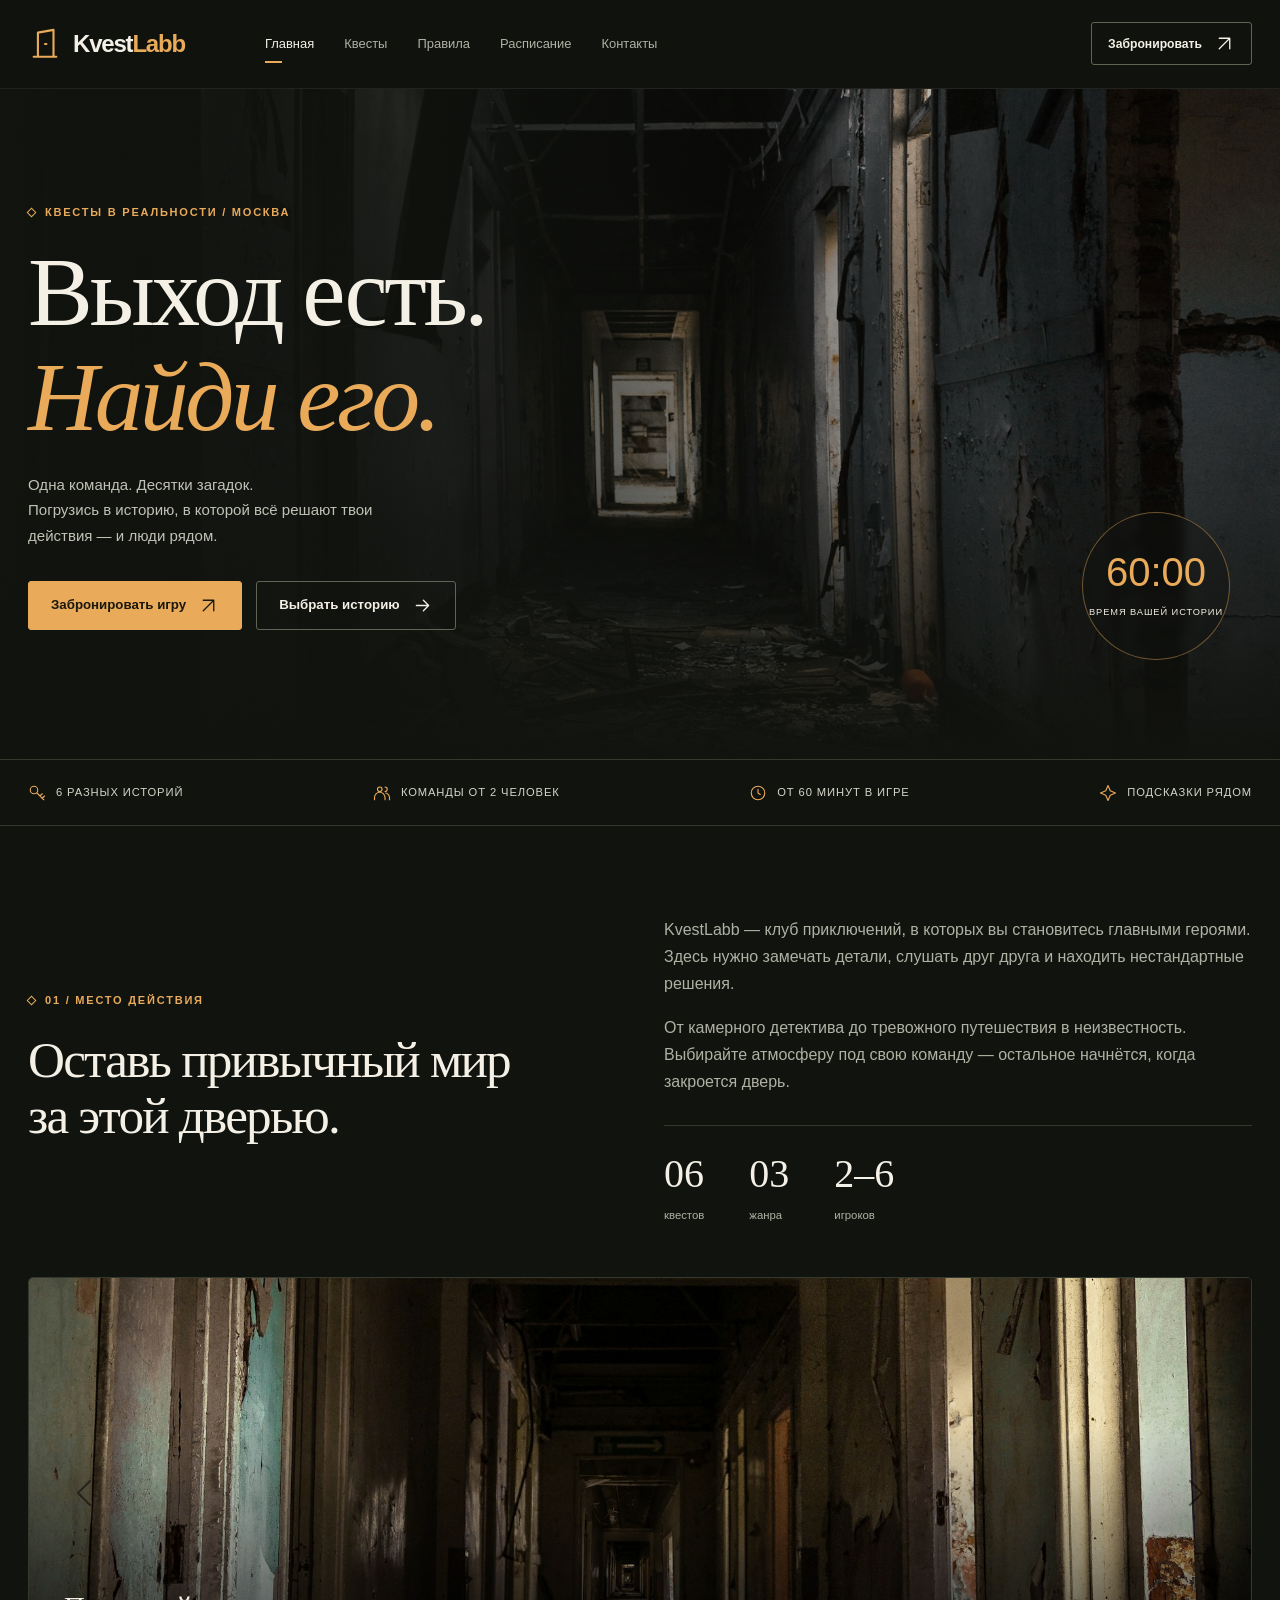
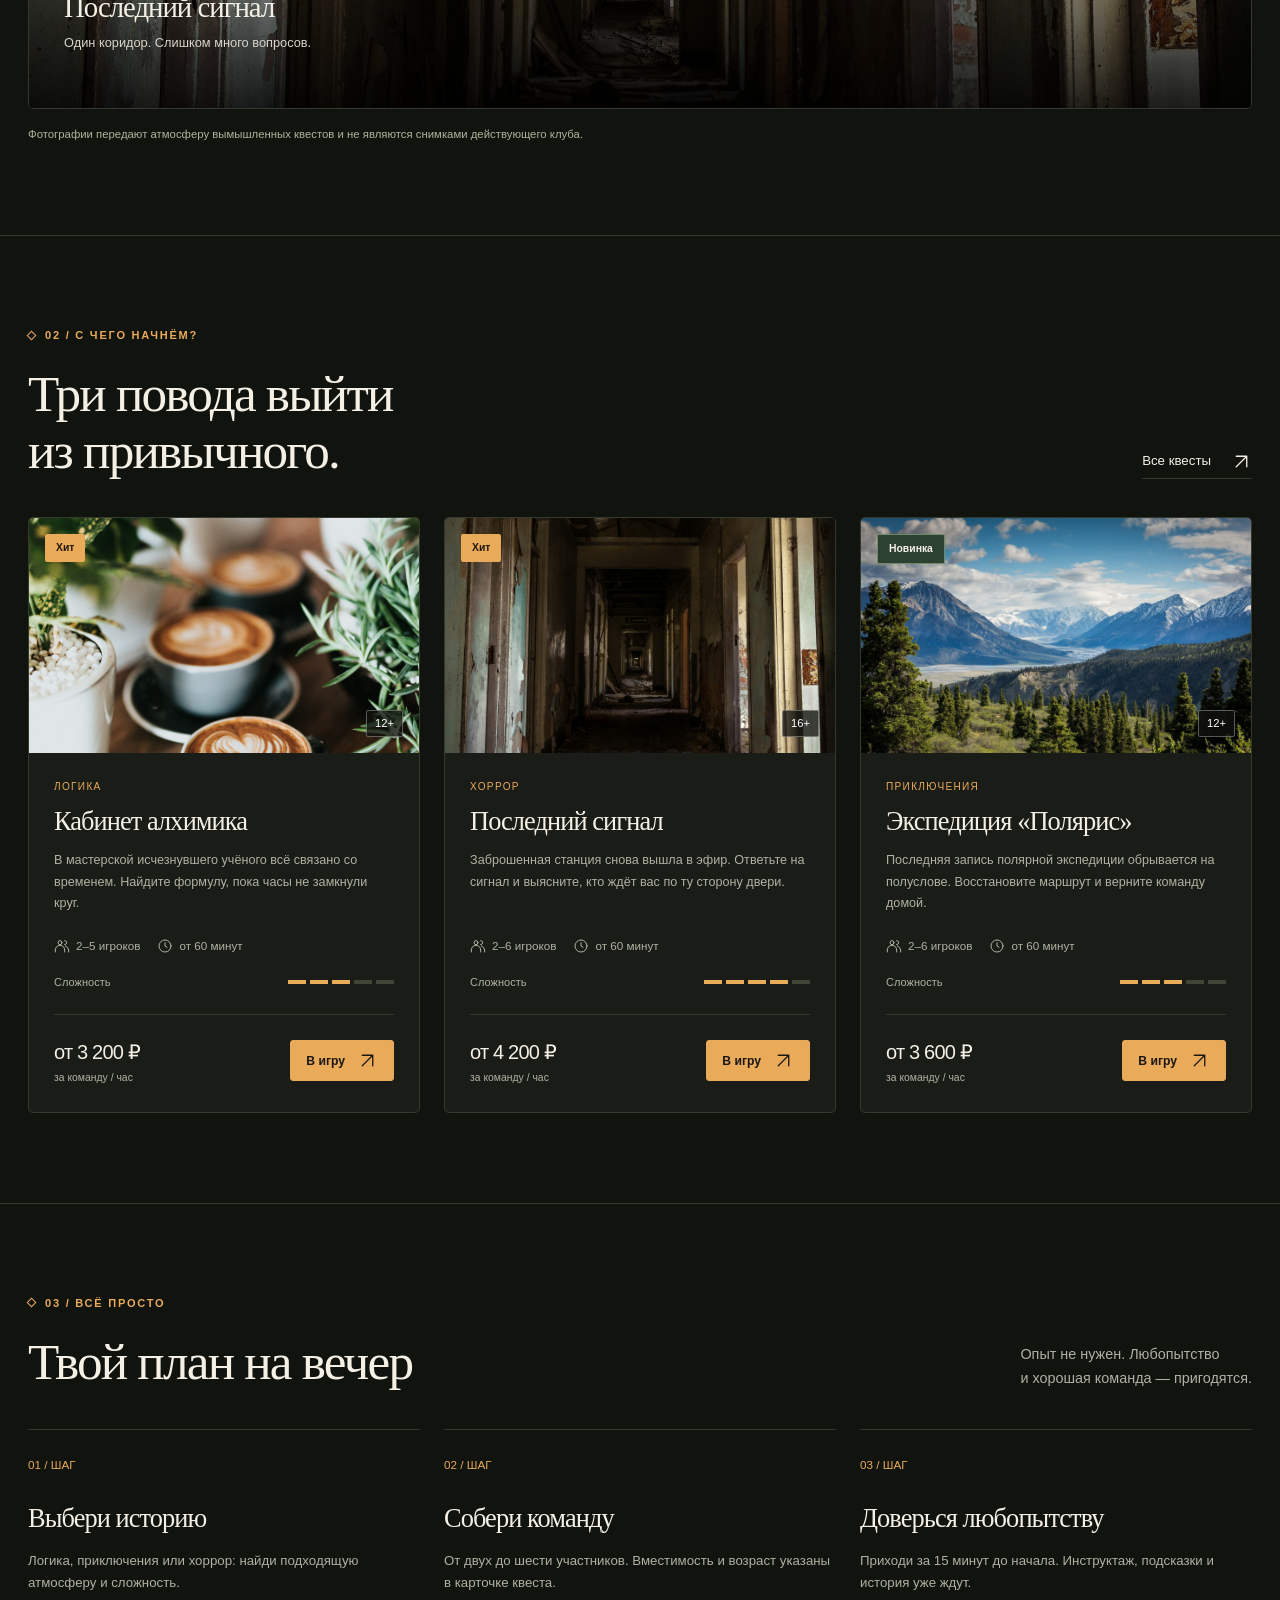
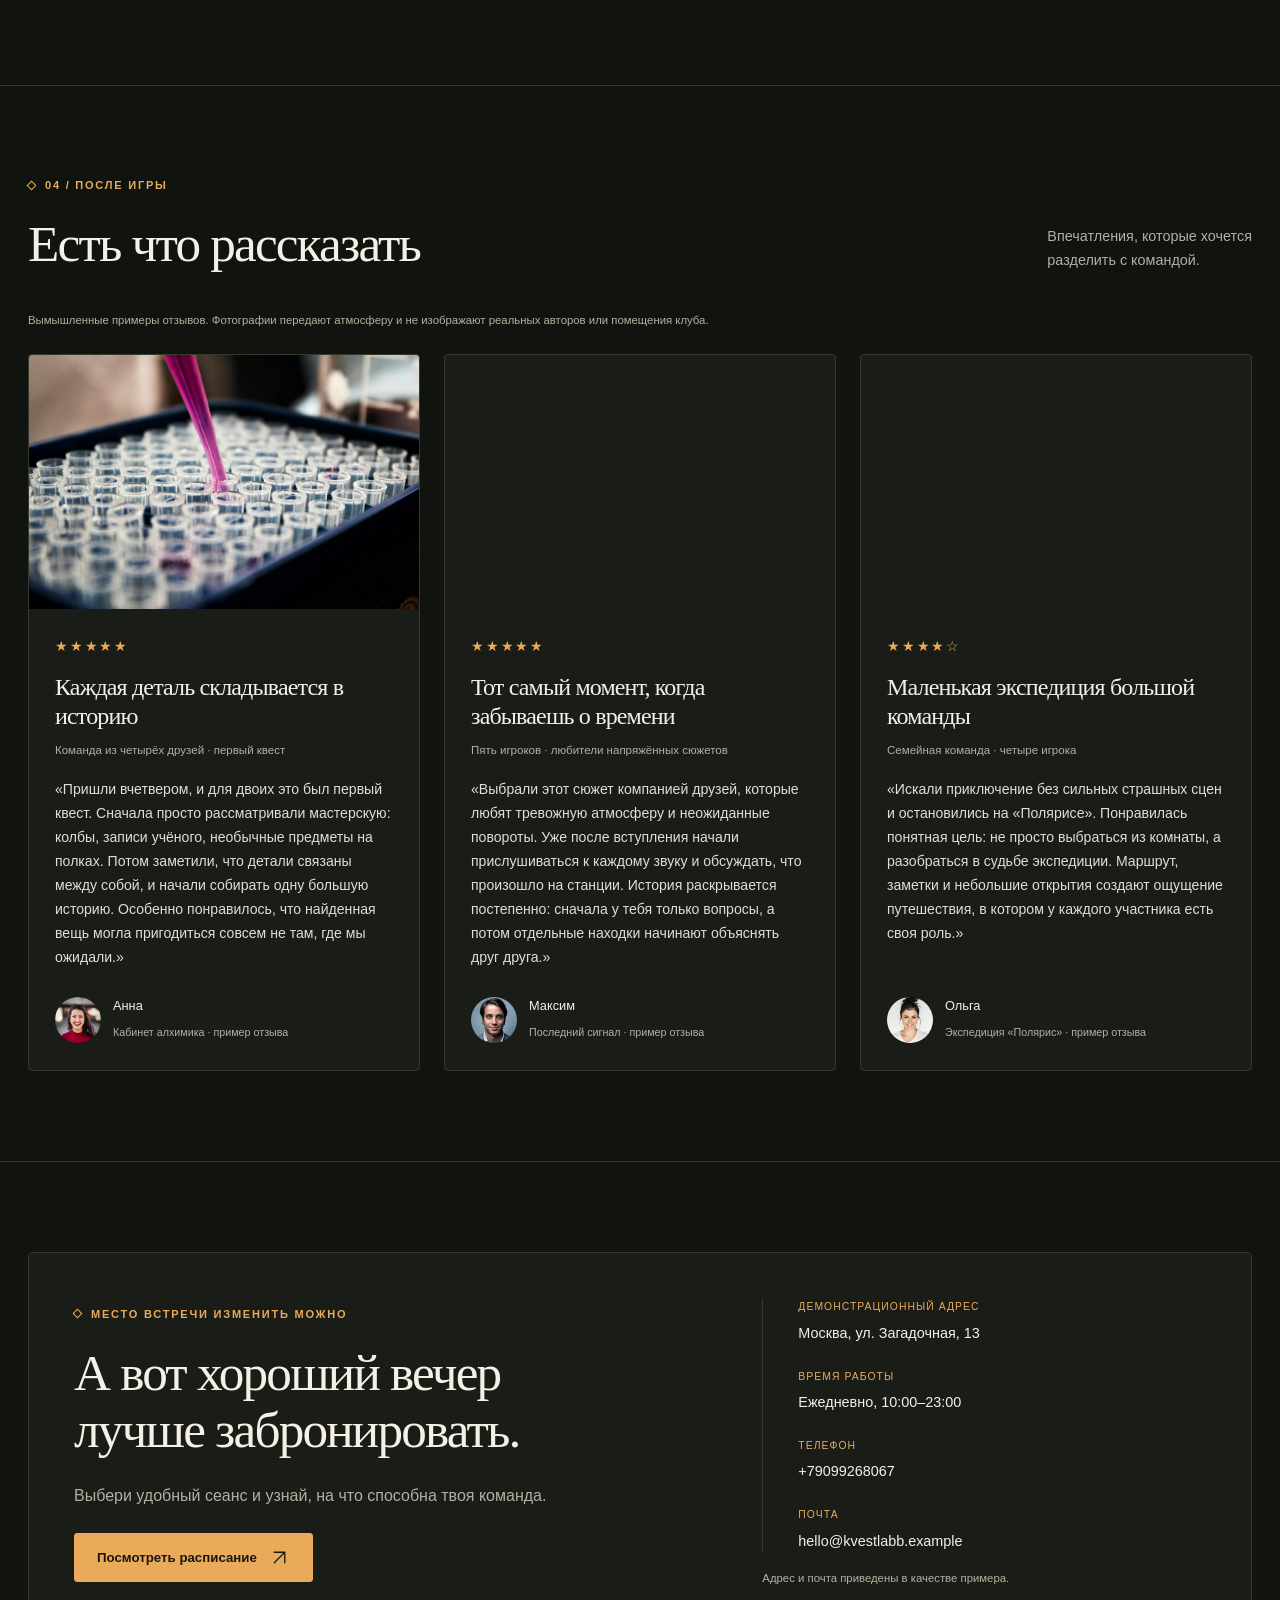
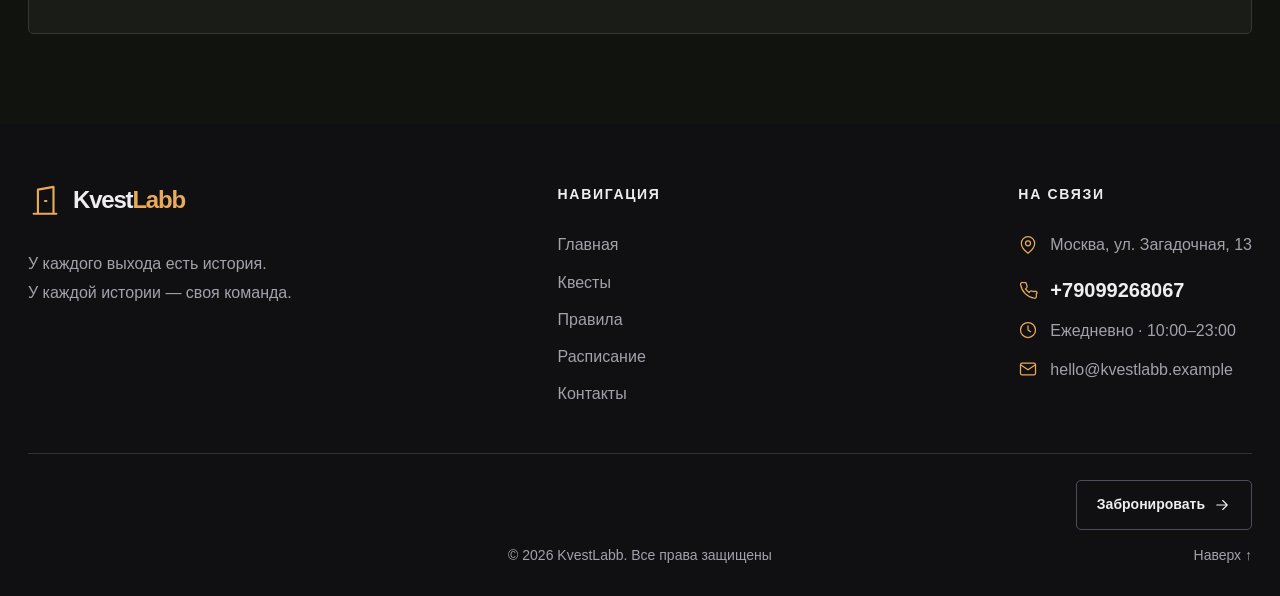
<file: index.html>
<!DOCTYPE html>
<html lang="ru" data-bs-theme="dark">
  <head>
    <meta charset="UTF-8">
    <meta name="viewport" content="width=device-width, initial-scale=1">
    <meta name="theme-color" content="#11130f">
    <meta name="description" content="KvestLabb: квесты в реальности. Учебный сайт квест-клуба — шесть историй, расписание и демонстрационное бронирование.">
    <title>Квесты в реальности — KvestLabb</title>
    <link rel="icon" href="assets/images/favicon.svg" type="image/svg+xml">
    <link rel="stylesheet" href="assets/vendor/bootstrap/bootstrap.css">
    <link rel="stylesheet" href="assets/css/style.css">
    <script src="assets/vendor/bootstrap/bootstrap.bundle.js" defer></script>
    <script src="assets/js/data.js" defer></script>
    <script src="assets/js/validation.js" defer></script>
    <script src="assets/js/main.js" defer></script>
  </head>
  <body>
    <a class="skip-link" href="#main">Перейти к содержимому</a>
    <header class="site-header">
      <nav class="navbar navbar-expand-lg" aria-label="Главная навигация">
        <div class="container">
          <a class="navbar-brand" href="index.html" aria-label="KvestLabb — главная"><svg class="icon brand-icon" width="24" height="24" viewBox="0 0 24 24" fill="none" stroke="currentColor" stroke-width="1.5" stroke-linecap="round" stroke-linejoin="round" aria-hidden="true"><path d="M4 21h16M7 21V4l11-2v19M12 12h1"/></svg><span>Kvest<span class="accent">Labb</span></span></a><button class="navbar-toggler" type="button" data-bs-toggle="collapse" data-bs-target="#main-nav" aria-controls="main-nav" aria-expanded="false" aria-label="Открыть меню"><svg class="icon " width="24" height="24" viewBox="0 0 24 24" fill="none" stroke="currentColor" stroke-width="1.5" stroke-linecap="round" stroke-linejoin="round" aria-hidden="true"><path d="M3 6h18M3 12h18M3 18h18"/></svg></button>
          <div class="collapse navbar-collapse" id="main-nav">
            <ul class="navbar-nav">
              <li class="nav-item">
                <a class="nav-link active" href="index.html" aria-current="page">Главная</a>
              </li>
              <li class="nav-item">
                <a class="nav-link" href="catalog.html">Квесты</a>
              </li>
              <li class="nav-item">
                <a class="nav-link" href="rules.html">Правила</a>
              </li>
              <li class="nav-item">
                <a class="nav-link" href="schedule.html">Расписание</a>
              </li>
              <li class="nav-item">
                <a class="nav-link" href="contacts.html">Контакты</a>
              </li>
            </ul>
            <button class="btn btn-outline-light nav-book" type="button" data-bs-toggle="modal" data-bs-target="#booking-modal">Забронировать <svg class="icon " width="24" height="24" viewBox="0 0 24 24" fill="none" stroke="currentColor" stroke-width="1.5" stroke-linecap="round" stroke-linejoin="round" aria-hidden="true"><path d="M6 18 18 6M6 6h12v12"/></svg></button>
          </div>
        </div>
      </nav>
    </header>
    <main id="main" tabindex="-1">
      <section class="hero" aria-labelledby="hero-title">
        <img class="hero-image" src="assets/images/hero.jpg" alt="Таинственный коридор с освещённой дверью в конце" width="1800" height="1200" fetchpriority="high">
        <div class="container">
          <div class="eyebrow">
            Квесты в реальности / Москва
          </div>
          <h1 id="hero-title">
            Выход есть.<span>Найди его.</span>
          </h1>
          <p class="hero-copy">
            Одна команда. Десятки загадок.<br>Погрузись в историю, в которой всё решают твои действия — и люди рядом.
          </p>
          <div class="hero-actions">
            <button class="btn btn-primary" type="button" data-bs-toggle="modal" data-bs-target="#booking-modal" data-quest="signal">Забронировать игру <svg class="icon " width="24" height="24" viewBox="0 0 24 24" fill="none" stroke="currentColor" stroke-width="1.5" stroke-linecap="round" stroke-linejoin="round" aria-hidden="true"><path d="M6 18 18 6M6 6h12v12"/></svg></button><a class="btn btn-outline-light" href="catalog.html">Выбрать историю <svg class="icon " width="24" height="24" viewBox="0 0 24 24" fill="none" stroke="currentColor" stroke-width="1.5" stroke-linecap="round" stroke-linejoin="round" aria-hidden="true"><path d="M5 12h14m-6-6 6 6-6 6"/></svg></a>
          </div>
          <div class="hero-stamp" aria-label="Игра от 60 минут">
            <div>
              <strong>60:00</strong><small>Время вашей истории</small>
            </div>
          </div>
        </div>
      </section>
      <div class="hero-strip">
        <div class="container">
          <div class="hero-facts">
            <span><svg class="icon " width="24" height="24" viewBox="0 0 24 24" fill="none" stroke="currentColor" stroke-width="1.5" stroke-linecap="round" stroke-linejoin="round" aria-hidden="true"><circle cx="8" cy="8" r="5"/><path d="m12 12 9 9m-5-5 3-3m0 6 3-3"/></svg>6 разных историй</span><span><svg class="icon " width="24" height="24" viewBox="0 0 24 24" fill="none" stroke="currentColor" stroke-width="1.5" stroke-linecap="round" stroke-linejoin="round" aria-hidden="true"><circle cx="9" cy="7" r="3"/><path d="M2 21v-3a7 7 0 0 1 14 0v3M16 4a3 3 0 0 1 0 6M22 21v-3a7 7 0 0 0-5-6"/></svg>Команды от 2 человек</span><span><svg class="icon " width="24" height="24" viewBox="0 0 24 24" fill="none" stroke="currentColor" stroke-width="1.5" stroke-linecap="round" stroke-linejoin="round" aria-hidden="true"><circle cx="12" cy="12" r="9"/><path d="M12 7v5l3 2"/></svg>От 60 минут в игре</span><span><svg class="icon " width="24" height="24" viewBox="0 0 24 24" fill="none" stroke="currentColor" stroke-width="1.5" stroke-linecap="round" stroke-linejoin="round" aria-hidden="true"><path d="m12 2 3 7 7 3-7 3-3 7-3-7-7-3 7-3Z"/></svg>Подсказки рядом</span>
          </div>
        </div>
      </div>
      <section class="section">
        <div class="container">
          <div class="row g-5 align-items-center">
            <div class="col-lg-6">
              <div class="eyebrow">
                01 / Место действия
              </div>
              <h2>
                Оставь привычный мир<br>за этой дверью.
              </h2>
            </div>
            <div class="col-lg-6">
              <p>
                KvestLabb — клуб приключений, в которых вы становитесь главными героями. Здесь нужно замечать детали, слушать друг друга и находить нестандартные решения.
              </p>
              <p class="mb-0">
                От камерного детектива до тревожного путешествия в неизвестность. Выбирайте атмосферу под свою команду — остальное начнётся, когда закроется дверь.
              </p>
              <div class="about-stats">
                <div>
                  <strong>06</strong><small>квестов</small>
                </div>
                <div>
                  <strong>03</strong><small>жанра</small>
                </div>
                <div>
                  <strong>2–6</strong><small>игроков</small>
                </div>
              </div>
            </div>
          </div>
          <div id="rooms-carousel" class="carousel slide gallery" aria-label="Атмосфера квест-комнат">
            <div class="carousel-indicators">
              <button type="button" data-bs-target="#rooms-carousel" data-bs-slide-to="0" class="active" aria-current="true" aria-label="Фотография 1"></button><button type="button" data-bs-target="#rooms-carousel" data-bs-slide-to="1" aria-label="Фотография 2"></button><button type="button" data-bs-target="#rooms-carousel" data-bs-slide-to="2" aria-label="Фотография 3"></button><button type="button" data-bs-target="#rooms-carousel" data-bs-slide-to="3" aria-label="Фотография 4"></button><button type="button" data-bs-target="#rooms-carousel" data-bs-slide-to="4" aria-label="Фотография 5"></button><button type="button" data-bs-target="#rooms-carousel" data-bs-slide-to="5" aria-label="Фотография 6"></button>
            </div>
            <div class="carousel-inner">
              <div class="carousel-item active">
                <img src="assets/images/signal.jpg" alt="Атмосферная иллюстрация: Последний сигнал" width="1800" height="1200" loading="lazy">
                <div class="carousel-caption">
                  <h3>
                    Последний сигнал
                  </h3>
                  <p>
                    Один коридор. Слишком много вопросов.
                  </p>
                </div>
              </div>
              <div class="carousel-item">
                <img src="assets/images/archive.jpg" alt="Атмосферная иллюстрация: Архив 13" width="1800" height="1200" loading="lazy">
                <div class="carousel-caption">
                  <h3>
                    Архив 13
                  </h3>
                  <p>
                    Каждая книга может оказаться подсказкой.
                  </p>
                </div>
              </div>
              <div class="carousel-item">
                <img src="assets/images/house.jpg" alt="Атмосферная иллюстрация: Дом без окон" width="1800" height="1200" loading="lazy">
                <div class="carousel-caption">
                  <h3>
                    Дом без окон
                  </h3>
                  <p>
                    Выход ближе, чем кажется.
                  </p>
                </div>
              </div>
              <div class="carousel-item">
                <img src="assets/images/gallery-lab.jpg" alt="Лабораторная посуда и научное оборудование" width="1000" height="650" loading="lazy">
                <div class="carousel-caption"><h3>Кабинет алхимика</h3><p>Большие открытия начинаются с маленьких деталей.</p></div>
              </div>
              <div class="carousel-item">
                <img src="assets/images/gallery-mountains.jpg" alt="Горные вершины и долина" width="1000" height="650" loading="lazy">
                <div class="carousel-caption"><h3>Экспедиция «Полярис»</h3><p>У каждой команды есть свой неизведанный маршрут.</p></div>
              </div>
              <div class="carousel-item">
                <img src="assets/images/gallery-writing.jpg" alt="Рукописные записи в блокноте" width="1000" height="650" loading="lazy">
                <div class="carousel-caption"><h3>Следующая улика</h3><p>Внимательно читай между строк.</p></div>
              </div>
            </div>
            <button class="carousel-control-prev" type="button" data-bs-target="#rooms-carousel" data-bs-slide="prev"><span class="carousel-control-prev-icon" aria-hidden="true"></span><span class="visually-hidden">Предыдущая фотография</span></button><button class="carousel-control-next" type="button" data-bs-target="#rooms-carousel" data-bs-slide="next"><span class="carousel-control-next-icon" aria-hidden="true"></span><span class="visually-hidden">Следующая фотография</span></button>
          </div>
          <p class="form-text mt-3 mb-0">
            Фотографии передают атмосферу вымышленных квестов и не являются снимками действующего клуба.
          </p>
        </div>
      </section>
      <section class="section section-line">
        <div class="container">
          <div class="section-heading">
            <div>
              <div class="eyebrow">
                02 / С чего начнём?
              </div>
              <h2 class="mb-0">
                Три повода выйти<br>из привычного.
              </h2>
            </div>
            <a class="text-link" href="catalog.html">Все квесты <svg class="icon " width="24" height="24" viewBox="0 0 24 24" fill="none" stroke="currentColor" stroke-width="1.5" stroke-linecap="round" stroke-linejoin="round" aria-hidden="true"><path d="M6 18 18 6M6 6h12v12"/></svg></a>
          </div>
          <div class="row g-4">
            <div class="col-md-6 col-xl-4">
              <article class="card quest-card">
                <div class="quest-cover">
                  <img src="assets/images/alchemy.jpg" alt="Атмосферная иллюстрация квеста «Кабинет алхимика»" width="900" height="600" loading="lazy"><span class="quest-badge">Хит</span><span class="quest-age">12+</span>
                </div>
                <div class="quest-body">
                  <span class="quest-genre">Логика</span>
                  <h3>
                    Кабинет алхимика
                  </h3>
                  <p class="quest-description">
                    В мастерской исчезнувшего учёного всё связано со временем. Найдите формулу, пока часы не замкнули круг.
                  </p>
                  <div class="quest-meta">
                    <span><svg class="icon " width="24" height="24" viewBox="0 0 24 24" fill="none" stroke="currentColor" stroke-width="1.5" stroke-linecap="round" stroke-linejoin="round" aria-hidden="true"><circle cx="9" cy="7" r="3"/><path d="M2 21v-3a7 7 0 0 1 14 0v3M16 4a3 3 0 0 1 0 6M22 21v-3a7 7 0 0 0-5-6"/></svg>2–5 игроков</span><span><svg class="icon " width="24" height="24" viewBox="0 0 24 24" fill="none" stroke="currentColor" stroke-width="1.5" stroke-linecap="round" stroke-linejoin="round" aria-hidden="true"><circle cx="12" cy="12" r="9"/><path d="M12 7v5l3 2"/></svg>от 60 минут</span>
                  </div>
                  <div class="difficulty-row">
                    <span>Сложность</span><span class="difficulty-bars" role="img" aria-label="Сложность: 3 из 5"><i class="filled"></i><i class="filled"></i><i class="filled"></i><i class=""></i><i class=""></i></span>
                  </div>
                  <div class="quest-bottom">
                    <div class="quest-price">
                      <strong>от 3 200 ₽</strong><small>за команду / час</small>
                    </div>
                    <button class="btn btn-primary btn-sm" type="button" data-bs-toggle="modal" data-bs-target="#booking-modal" data-quest="alchemy" aria-label="Забронировать квест «Кабинет алхимика»">В игру <svg class="icon " width="24" height="24" viewBox="0 0 24 24" fill="none" stroke="currentColor" stroke-width="1.5" stroke-linecap="round" stroke-linejoin="round" aria-hidden="true"><path d="M6 18 18 6M6 6h12v12"/></svg></button>
                  </div>
                </div>
              </article>
            </div>
            <div class="col-md-6 col-xl-4">
              <article class="card quest-card">
                <div class="quest-cover">
                  <img src="assets/images/signal.jpg" alt="Атмосферная иллюстрация квеста «Последний сигнал»" width="900" height="600" loading="lazy"><span class="quest-badge">Хит</span><span class="quest-age">16+</span>
                </div>
                <div class="quest-body">
                  <span class="quest-genre">Хоррор</span>
                  <h3>
                    Последний сигнал
                  </h3>
                  <p class="quest-description">
                    Заброшенная станция снова вышла в эфир. Ответьте на сигнал и выясните, кто ждёт вас по ту сторону двери.
                  </p>
                  <div class="quest-meta">
                    <span><svg class="icon " width="24" height="24" viewBox="0 0 24 24" fill="none" stroke="currentColor" stroke-width="1.5" stroke-linecap="round" stroke-linejoin="round" aria-hidden="true"><circle cx="9" cy="7" r="3"/><path d="M2 21v-3a7 7 0 0 1 14 0v3M16 4a3 3 0 0 1 0 6M22 21v-3a7 7 0 0 0-5-6"/></svg>2–6 игроков</span><span><svg class="icon " width="24" height="24" viewBox="0 0 24 24" fill="none" stroke="currentColor" stroke-width="1.5" stroke-linecap="round" stroke-linejoin="round" aria-hidden="true"><circle cx="12" cy="12" r="9"/><path d="M12 7v5l3 2"/></svg>от 60 минут</span>
                  </div>
                  <div class="difficulty-row">
                    <span>Сложность</span><span class="difficulty-bars" role="img" aria-label="Сложность: 4 из 5"><i class="filled"></i><i class="filled"></i><i class="filled"></i><i class="filled"></i><i class=""></i></span>
                  </div>
                  <div class="quest-bottom">
                    <div class="quest-price">
                      <strong>от 4 200 ₽</strong><small>за команду / час</small>
                    </div>
                    <button class="btn btn-primary btn-sm" type="button" data-bs-toggle="modal" data-bs-target="#booking-modal" data-quest="signal" aria-label="Забронировать квест «Последний сигнал»">В игру <svg class="icon " width="24" height="24" viewBox="0 0 24 24" fill="none" stroke="currentColor" stroke-width="1.5" stroke-linecap="round" stroke-linejoin="round" aria-hidden="true"><path d="M6 18 18 6M6 6h12v12"/></svg></button>
                  </div>
                </div>
              </article>
            </div>
            <div class="col-md-6 col-xl-4">
              <article class="card quest-card">
                <div class="quest-cover">
                  <img src="assets/images/polaris.jpg" alt="Атмосферная иллюстрация квеста «Экспедиция «Полярис»»" width="900" height="600" loading="lazy"><span class="quest-badge new">Новинка</span><span class="quest-age">12+</span>
                </div>
                <div class="quest-body">
                  <span class="quest-genre">Приключения</span>
                  <h3>
                    Экспедиция «Полярис»
                  </h3>
                  <p class="quest-description">
                    Последняя запись полярной экспедиции обрывается на полуслове. Восстановите маршрут и верните команду домой.
                  </p>
                  <div class="quest-meta">
                    <span><svg class="icon " width="24" height="24" viewBox="0 0 24 24" fill="none" stroke="currentColor" stroke-width="1.5" stroke-linecap="round" stroke-linejoin="round" aria-hidden="true"><circle cx="9" cy="7" r="3"/><path d="M2 21v-3a7 7 0 0 1 14 0v3M16 4a3 3 0 0 1 0 6M22 21v-3a7 7 0 0 0-5-6"/></svg>2–6 игроков</span><span><svg class="icon " width="24" height="24" viewBox="0 0 24 24" fill="none" stroke="currentColor" stroke-width="1.5" stroke-linecap="round" stroke-linejoin="round" aria-hidden="true"><circle cx="12" cy="12" r="9"/><path d="M12 7v5l3 2"/></svg>от 60 минут</span>
                  </div>
                  <div class="difficulty-row">
                    <span>Сложность</span><span class="difficulty-bars" role="img" aria-label="Сложность: 3 из 5"><i class="filled"></i><i class="filled"></i><i class="filled"></i><i class=""></i><i class=""></i></span>
                  </div>
                  <div class="quest-bottom">
                    <div class="quest-price">
                      <strong>от 3 600 ₽</strong><small>за команду / час</small>
                    </div>
                    <button class="btn btn-primary btn-sm" type="button" data-bs-toggle="modal" data-bs-target="#booking-modal" data-quest="polaris" aria-label="Забронировать квест «Экспедиция «Полярис»»">В игру <svg class="icon " width="24" height="24" viewBox="0 0 24 24" fill="none" stroke="currentColor" stroke-width="1.5" stroke-linecap="round" stroke-linejoin="round" aria-hidden="true"><path d="M6 18 18 6M6 6h12v12"/></svg></button>
                  </div>
                </div>
              </article>
            </div>
          </div>
        </div>
      </section>
      <section class="section section-line">
        <div class="container">
          <div class="section-heading">
            <div>
              <div class="eyebrow">
                03 / Всё просто
              </div>
              <h2 class="mb-0">
                Твой план на вечер
              </h2>
            </div>
            <p>
              Опыт не нужен. Любопытство<br>и хорошая команда — пригодятся.
            </p>
          </div>
          <div class="row g-4">
            <div class="col-md-4">
              <div class="step-card">
                <span class="step-number">01 / ШАГ</span>
                <h3>
                  Выбери историю
                </h3>
                <p>
                  Логика, приключения или хоррор: найди подходящую атмосферу и сложность.
                </p>
              </div>
            </div>
            <div class="col-md-4">
              <div class="step-card">
                <span class="step-number">02 / ШАГ</span>
                <h3>
                  Собери команду
                </h3>
                <p>
                  От двух до шести участников. Вместимость и возраст указаны в карточке квеста.
                </p>
              </div>
            </div>
            <div class="col-md-4">
              <div class="step-card">
                <span class="step-number">03 / ШАГ</span>
                <h3>
                  Доверься любопытству
                </h3>
                <p>
                  Приходи за 15 минут до начала. Инструктаж, подсказки и история уже ждут.
                </p>
              </div>
            </div>
          </div>
        </div>
      </section>
      <section class="section section-line" id="reviews" aria-labelledby="reviews-title">
        <div class="container">
          <div class="section-heading">
            <div>
              <div class="eyebrow">04 / После игры</div>
              <h2 class="mb-0" id="reviews-title">Есть что рассказать</h2>
            </div>
            <p>Впечатления, которые хочется<br>разделить с командой.</p>
          </div>
          <p class="form-text mb-4">Вымышленные примеры отзывов. Фотографии передают атмосферу и не изображают реальных авторов или помещения клуба.</p>
          <div class="row g-4">
            <div class="col-md-6 col-xl-4" data-review-rating="5">
              <article class="card review-card">
                <img class="review-photo" src="assets/images/review-alchemy.jpg" alt="Пипетка с цветной жидкостью над лабораторными пробирками" width="1000" height="650" loading="lazy" decoding="async">
                <div class="review-body">
                  <div class="review-stars" role="img" aria-label="Оценка: 5 из 5">★★★★★</div>
                  <h3>Каждая деталь складывается в историю</h3>
                  <p class="review-team">Команда из четырёх друзей · первый квест</p>
                  <blockquote>
                    <p>«Пришли вчетвером, и для двоих это был первый квест. Сначала просто рассматривали мастерскую: колбы, записи учёного, необычные предметы на полках. Потом заметили, что детали связаны между собой, и начали собирать одну большую историю. Особенно понравилось, что найденная вещь могла пригодиться совсем не там, где мы ожидали.»</p>
                  </blockquote>
                  <div class="review-person">
                    <img class="review-avatar" src="assets/images/avatar-anna.jpg" alt="" width="160" height="160" loading="lazy" decoding="async">
                    <div><strong>Анна</strong><small>Кабинет алхимика · пример отзыва</small></div>
                  </div>
                </div>
              </article>
            </div>
            <div class="col-md-6 col-xl-4" data-review-rating="5">
              <article class="card review-card">
                <img class="review-photo" src="assets/images/review-signal.jpg" alt="Ночная городская улица в синем и фиолетовом свете" width="1000" height="650" loading="lazy" decoding="async">
                <div class="review-body">
                  <div class="review-stars" role="img" aria-label="Оценка: 5 из 5">★★★★★</div>
                  <h3>Тот самый момент, когда забываешь о времени</h3>
                  <p class="review-team">Пять игроков · любители напряжённых сюжетов</p>
                  <blockquote>
                    <p>«Выбрали этот сюжет компанией друзей, которые любят тревожную атмосферу и неожиданные повороты. Уже после вступления начали прислушиваться к каждому звуку и обсуждать, что произошло на станции. История раскрывается постепенно: сначала у тебя только вопросы, а потом отдельные находки начинают объяснять друг друга.»</p>
                  </blockquote>
                  <div class="review-person">
                    <img class="review-avatar" src="assets/images/avatar-maxim.jpg" alt="" width="160" height="160" loading="lazy" decoding="async">
                    <div><strong>Максим</strong><small>Последний сигнал · пример отзыва</small></div>
                  </div>
                </div>
              </article>
            </div>
            <div class="col-md-6 col-xl-4" data-review-rating="4">
              <article class="card review-card">
                <img class="review-photo" src="assets/images/review-polaris.jpg" alt="Заснеженная гора под звёздным небом" width="1000" height="650" loading="lazy" decoding="async">
                <div class="review-body">
                  <div class="review-stars" role="img" aria-label="Оценка: 4 из 5">★★★★☆</div>
                  <h3>Маленькая экспедиция большой команды</h3>
                  <p class="review-team">Семейная команда · четыре игрока</p>
                  <blockquote>
                    <p>«Искали приключение без сильных страшных сцен и остановились на «Полярисе». Понравилась понятная цель: не просто выбраться из комнаты, а разобраться в судьбе экспедиции. Маршрут, заметки и небольшие открытия создают ощущение путешествия, в котором у каждого участника есть своя роль.»</p>
                  </blockquote>
                  <div class="review-person">
                    <img class="review-avatar" src="assets/images/avatar-olga.jpg" alt="" width="160" height="160" loading="lazy" decoding="async">
                    <div><strong>Ольга</strong><small>Экспедиция «Полярис» · пример отзыва</small></div>
                  </div>
                </div>
              </article>
            </div>
          </div>
        </div>
      </section>
      <section class="section section-line" id="contacts">
        <div class="container">
          <div class="contact-panel">
            <div class="row g-5 align-items-center">
              <div class="col-lg-7">
                <div class="eyebrow">
                  Место встречи изменить можно
                </div>
                <h2>
                  А вот хороший вечер<br>лучше забронировать.
                </h2>
                <p class="mt-4 mb-4">
                  Выбери удобный сеанс и узнай, на что способна твоя команда.
                </p>
                <a class="btn btn-primary" href="schedule.html">Посмотреть расписание <svg class="icon " width="24" height="24" viewBox="0 0 24 24" fill="none" stroke="currentColor" stroke-width="1.5" stroke-linecap="round" stroke-linejoin="round" aria-hidden="true"><path d="M6 18 18 6M6 6h12v12"/></svg></a>
              </div>
              <div class="col-lg-5">
                <dl class="contact-details mb-0">
                  <dt>
                    Демонстрационный адрес
                  </dt>
                  <dd>
                    Москва, ул. Загадочная, 13
                  </dd>
                  <dt>
                    Время работы
                  </dt>
                  <dd>
                    Ежедневно, 10:00–23:00
                  </dd>
                  <dt>
                    Телефон
                  </dt>
                  <dd>
                    <a href="tel:+79099268067">+79099268067</a>
                  </dd>
                  <dt>
                    Почта
                  </dt>
                  <dd>
                    <a href="mailto:hello@kvestlabb.example">hello@kvestlabb.example</a>
                  </dd>
                </dl>
                <p class="form-text mt-3 mb-0">
                  Адрес и почта приведены в качестве примера.
                </p>
              </div>
            </div>
          </div>
        </div>
      </section>
    </main>
    <footer class="site-footer">
      <div class="container">
        <div class="footer-top">
          <div class="footer-brand">
            <a class="navbar-brand" href="index.html" aria-label="KvestLabb — главная"><svg class="icon brand-icon" width="24" height="24" viewBox="0 0 24 24" fill="none" stroke="currentColor" stroke-width="1.5" stroke-linecap="round" stroke-linejoin="round" aria-hidden="true"><path d="M4 21h16M7 21V4l11-2v19M12 12h1"/></svg><span>Kvest<span class="accent">Labb</span></span></a>
            <p class="footer-copy">
              У каждого выхода есть история.<br>У каждой истории — своя команда.
            </p>
          </div>
          <nav class="footer-nav" aria-labelledby="footer-nav-title">
            <h2 class="footer-heading" id="footer-nav-title">Навигация</h2>
            <ul class="footer-links">
              <li><a href="index.html">Главная</a></li>
              <li><a href="catalog.html">Квесты</a></li>
              <li><a href="rules.html">Правила</a></li>
              <li><a href="schedule.html">Расписание</a></li>
              <li><a href="contacts.html">Контакты</a></li>
            </ul>
          </nav>
          <div class="footer-contacts">
            <h2 class="footer-heading">На связи</h2>
            <address class="footer-address">
              <p class="footer-contact"><svg class="icon" width="20" height="20" viewBox="0 0 24 24" fill="none" stroke="currentColor" stroke-width="1.5" stroke-linecap="round" stroke-linejoin="round" aria-hidden="true"><path d="M20 10c0 6-8 12-8 12S4 16 4 10a8 8 0 1 1 16 0Z"/><circle cx="12" cy="10" r="3"/></svg><span>Москва, ул. Загадочная, 13</span></p>
              <a class="footer-phone footer-contact" href="tel:+79099268067"><svg class="icon" width="20" height="20" viewBox="0 0 24 24" fill="none" stroke="currentColor" stroke-width="1.5" stroke-linecap="round" stroke-linejoin="round" aria-hidden="true"><path d="M22 16.9v3a2 2 0 0 1-2.2 2A19.8 19.8 0 0 1 3.1 5.2 2 2 0 0 1 5.1 3h3a2 2 0 0 1 2 1.7c.1.9.4 1.8.7 2.6a2 2 0 0 1-.5 2.1L9 10.7a16 16 0 0 0 4.3 4.3l1.3-1.3a2 2 0 0 1 2.1-.5c.8.3 1.7.6 2.6.7a2 2 0 0 1 2.7 3Z"/></svg><span>+79099268067</span></a>
              <p class="footer-contact"><svg class="icon" width="20" height="20" viewBox="0 0 24 24" fill="none" stroke="currentColor" stroke-width="1.5" stroke-linecap="round" stroke-linejoin="round" aria-hidden="true"><circle cx="12" cy="12" r="9"/><path d="M12 7v5l3 2"/></svg><span>Ежедневно · 10:00–23:00</span></p>
              <a class="footer-email footer-contact" href="mailto:hello@kvestlabb.example"><svg class="icon" width="20" height="20" viewBox="0 0 24 24" fill="none" stroke="currentColor" stroke-width="1.5" stroke-linecap="round" stroke-linejoin="round" aria-hidden="true"><rect x="3" y="5" width="18" height="14" rx="2"/><path d="m3 7 9 6 9-6"/></svg><span>hello@kvestlabb.example</span></a>
            </address>
          </div>
        </div>
        <div class="footer-bottom">
          <span class="footer-copyright">© 2026 KvestLabb. Все права защищены</span>
          <div class="footer-actions">
            <button class="footer-cta" type="button" data-bs-toggle="modal" data-bs-target="#booking-modal">Забронировать <svg class="icon" width="20" height="20" viewBox="0 0 24 24" fill="none" stroke="currentColor" stroke-width="1.5" stroke-linecap="round" stroke-linejoin="round" aria-hidden="true"><path d="M5 12h14m-6-6 6 6-6 6"/></svg></button>
            <a class="footer-back-top" href="#main">Наверх <span aria-hidden="true">↑</span></a>
          </div>
        </div>
      </div>
    </footer>
    <div class="modal fade" id="booking-modal" tabindex="-1" aria-labelledby="booking-title" aria-hidden="true">
      <div class="modal-dialog modal-dialog-centered modal-lg modal-dialog-scrollable">
        <div class="modal-content">
          <div class="modal-header">
            <h2 class="modal-title" id="booking-title">
              Начнём твою историю
            </h2>
            <button class="btn-close" type="button" data-bs-dismiss="modal" aria-label="Закрыть"></button>
          </div>
          <div class="modal-body">
            <form id="booking-form" novalidate>
              <p class="form-note">
                Все поля обязательны. Это учебная заявка: данные не отправляются и не сохраняются.
              </p>
              <div class="mb-3">
                <label class="form-label" for="booking-quest">Квест</label><select class="form-select" id="booking-quest" name="quest" required aria-describedby="booking-quest-error booking-quest-info"><option value="">Выберите квест</option><option value="alchemy">Кабинет алхимика</option><option value="signal">Последний сигнал</option><option value="polaris">Экспедиция «Полярис»</option><option value="archive">Архив 13</option><option value="house">Дом без окон</option><option value="treasure">Сокровища капитана</option></select>
                <div class="form-text" id="booking-quest-info">
                  Выберите квест, чтобы увидеть стоимость и размер команды.
                </div>
                <div class="invalid-feedback" id="booking-quest-error">
                </div>
              </div>
              <div class="row g-3">
                <div class="col-md-6">
                  <label class="form-label" for="booking-name">Ваше имя</label><input class="form-control" type="text" id="booking-name" name="booking-name" required autocomplete="name" maxlength="80" placeholder="Даниил" aria-describedby="booking-name-error">
                  <div class="invalid-feedback" id="booking-name-error">
                  </div>
                </div>
                <div class="col-md-6">
                  <label class="form-label" for="booking-phone">Телефон</label><input class="form-control" type="tel" id="booking-phone" name="booking-phone" required autocomplete="tel" maxlength="24" placeholder="+79099268067" aria-describedby="booking-phone-error">
                  <div class="invalid-feedback" id="booking-phone-error">
                  </div>
                </div>
                <div class="col-md-6">
                  <label class="form-label" for="booking-date">Дата игры</label><input class="form-control" type="date" id="booking-date" name="booking-date" required aria-describedby="booking-date-error">
                  <div class="invalid-feedback" id="booking-date-error">
                  </div>
                </div>
                <div class="col-md-6">
                  <label class="form-label" for="booking-players">Количество игроков</label><input class="form-control" type="number" id="booking-players" name="booking-players" required min="2" max="6" step="1" value="2" aria-describedby="booking-players-error">
                  <div class="invalid-feedback" id="booking-players-error">
                  </div>
                </div>
                <div class="col-6">
                  <label class="form-label" for="booking-start">Начало</label><input class="form-control" type="time" id="booking-start" name="booking-start" required min="10:00" max="22:00" step="1800" aria-describedby="booking-start-error">
                  <div class="invalid-feedback" id="booking-start-error">
                  </div>
                </div>
                <div class="col-6">
                  <label class="form-label" for="booking-end">Окончание</label><input class="form-control" type="time" id="booking-end" name="booking-end" required min="11:00" max="23:00" step="1800" aria-describedby="booking-end-error">
                  <div class="invalid-feedback" id="booking-end-error">
                  </div>
                </div>
              </div>
              <p class="form-text mt-3">
                Клуб открыт с 10:00 до 23:00. Минимум — 1 час, шаг времени — 30 минут. Начало и окончание в один день. Цена — за всю команду; более длинный интервал рассчитывается пропорционально.
              </p>
              <div class="booking-summary" aria-live="polite" aria-atomic="true">
                <div>
                  <small>Стоимость за команду</small><strong id="booking-total">—</strong>
                </div>
                <span class="booking-breakdown" id="booking-breakdown">Выберите квест и время</span>
              </div>
              <button class="btn btn-primary w-100" type="submit">Отправить заявку <svg class="icon " width="24" height="24" viewBox="0 0 24 24" fill="none" stroke="currentColor" stroke-width="1.5" stroke-linecap="round" stroke-linejoin="round" aria-hidden="true"><path d="M5 12h14m-6-6 6 6-6 6"/></svg></button>
            </form>
            <div class="success-view" id="booking-success" hidden>
              <div class="success-symbol">
                <svg class="icon " width="24" height="24" viewBox="0 0 24 24" fill="none" stroke="currentColor" stroke-width="1.5" stroke-linecap="round" stroke-linejoin="round" aria-hidden="true"><path d="m5 12 4 4L20 5"/></svg>
              </div>
              <h3 tabindex="-1">
                Команда, вы в игре!
              </h3>
              <p>
                Учебная заявка сформирована.<br>Реального бронирования и отправки данных не происходит.
              </p>
              <p class="success-details" id="booking-details">
              </p>
              <button class="btn btn-primary" type="button" data-bs-dismiss="modal">Готово</button>
            </div>
          </div>
        </div>
      </div>
    </div>
    <noscript>
    <p class="container demo-note">
      Включите JavaScript для работы меню, фильтров, вкладок, карусели, расписания и форм.
    </p>
    </noscript>
  </body>
</html>
</file>
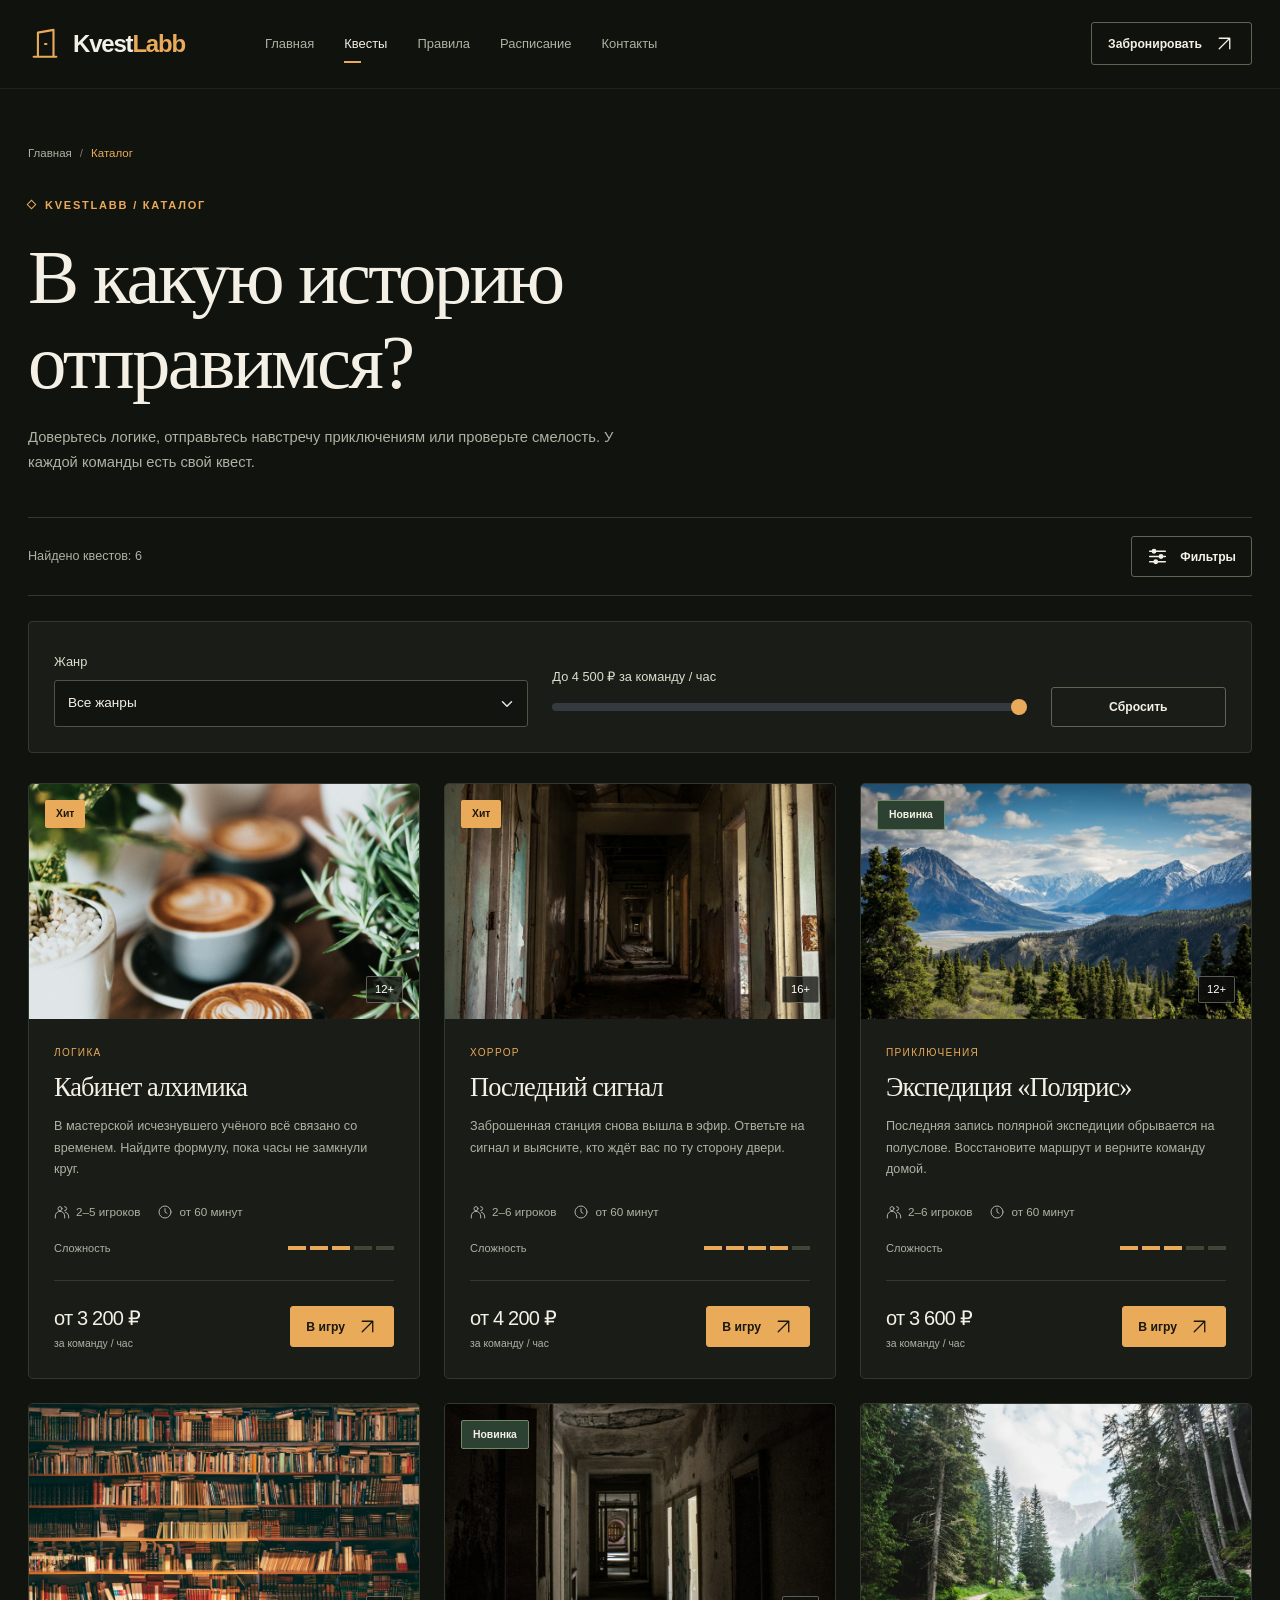
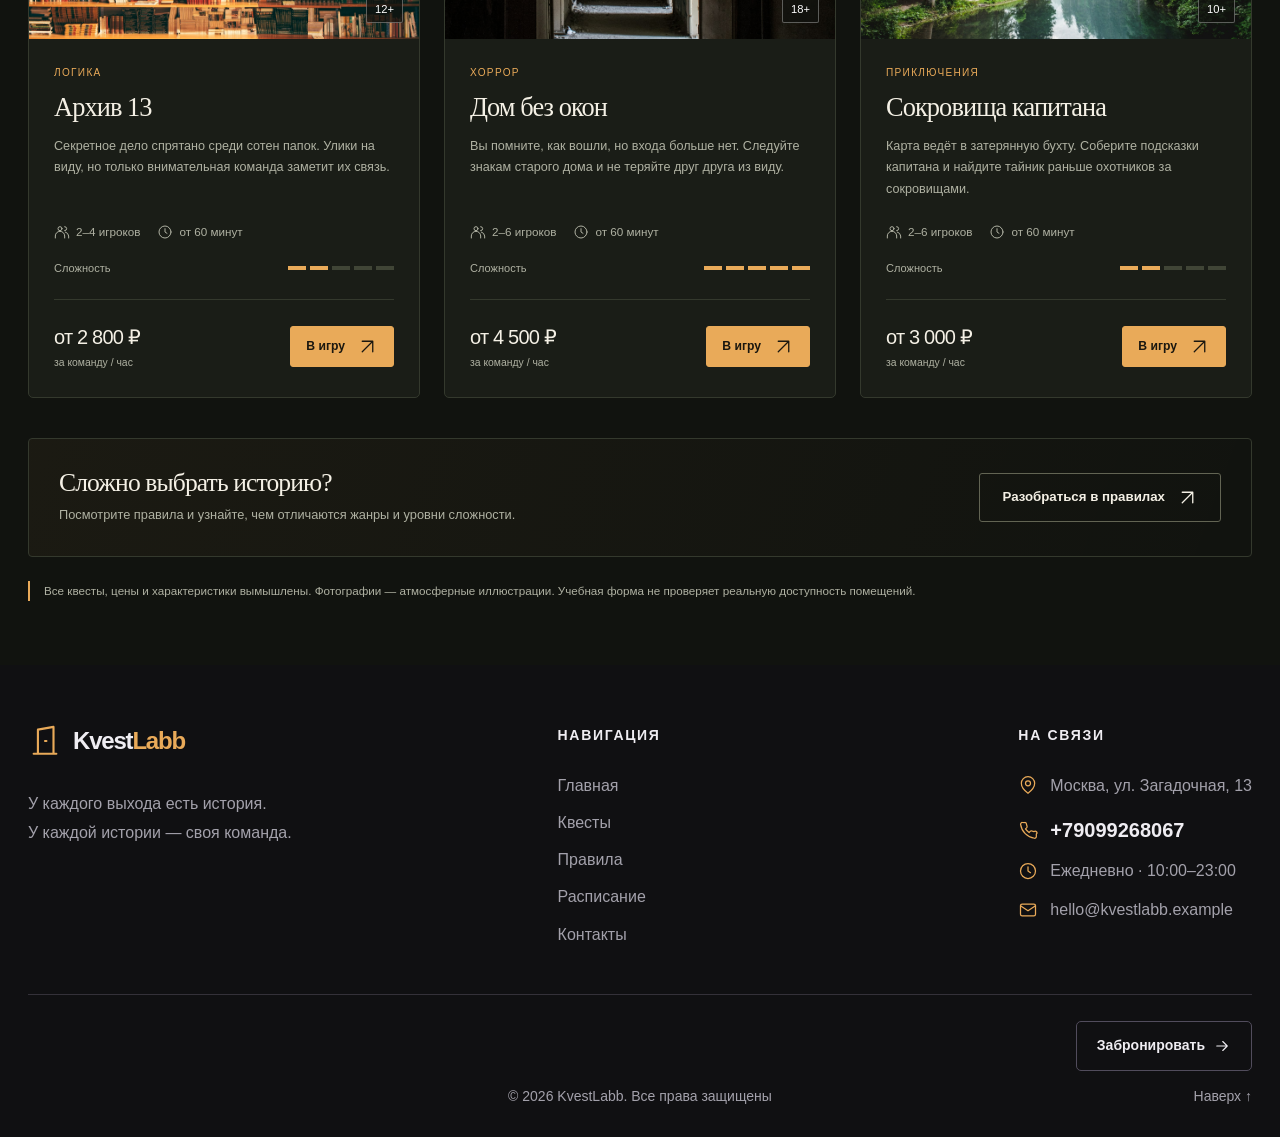
<file: catalog.html>
<!DOCTYPE html>
<html lang="ru" data-bs-theme="dark">
  <head>
    <meta charset="UTF-8">
    <meta name="viewport" content="width=device-width, initial-scale=1">
    <meta name="theme-color" content="#11130f">
    <meta name="description" content="KvestLabb: каталог квестов. Учебный сайт квест-клуба — шесть историй, расписание и демонстрационное бронирование.">
    <title>Каталог квестов — KvestLabb</title>
    <link rel="icon" href="assets/images/favicon.svg" type="image/svg+xml">
    <link rel="stylesheet" href="assets/vendor/bootstrap/bootstrap.css">
    <link rel="stylesheet" href="assets/css/style.css">
    <script src="assets/vendor/bootstrap/bootstrap.bundle.js" defer></script>
    <script src="assets/js/data.js" defer></script>
    <script src="assets/js/validation.js" defer></script>
    <script src="assets/js/main.js" defer></script>
  </head>
  <body>
    <a class="skip-link" href="#main">Перейти к содержимому</a>
    <header class="site-header">
      <nav class="navbar navbar-expand-lg" aria-label="Главная навигация">
        <div class="container">
          <a class="navbar-brand" href="index.html" aria-label="KvestLabb — главная"><svg class="icon brand-icon" width="24" height="24" viewBox="0 0 24 24" fill="none" stroke="currentColor" stroke-width="1.5" stroke-linecap="round" stroke-linejoin="round" aria-hidden="true"><path d="M4 21h16M7 21V4l11-2v19M12 12h1"/></svg><span>Kvest<span class="accent">Labb</span></span></a><button class="navbar-toggler" type="button" data-bs-toggle="collapse" data-bs-target="#main-nav" aria-controls="main-nav" aria-expanded="false" aria-label="Открыть меню"><svg class="icon " width="24" height="24" viewBox="0 0 24 24" fill="none" stroke="currentColor" stroke-width="1.5" stroke-linecap="round" stroke-linejoin="round" aria-hidden="true"><path d="M3 6h18M3 12h18M3 18h18"/></svg></button>
          <div class="collapse navbar-collapse" id="main-nav">
            <ul class="navbar-nav">
              <li class="nav-item">
                <a class="nav-link" href="index.html">Главная</a>
              </li>
              <li class="nav-item">
                <a class="nav-link active" href="catalog.html" aria-current="page">Квесты</a>
              </li>
              <li class="nav-item">
                <a class="nav-link" href="rules.html">Правила</a>
              </li>
              <li class="nav-item">
                <a class="nav-link" href="schedule.html">Расписание</a>
              </li>
              <li class="nav-item">
                <a class="nav-link" href="contacts.html">Контакты</a>
              </li>
            </ul>
            <button class="btn btn-outline-light nav-book" type="button" data-bs-toggle="modal" data-bs-target="#booking-modal">Забронировать <svg class="icon " width="24" height="24" viewBox="0 0 24 24" fill="none" stroke="currentColor" stroke-width="1.5" stroke-linecap="round" stroke-linejoin="round" aria-hidden="true"><path d="M6 18 18 6M6 6h12v12"/></svg></button>
          </div>
        </div>
      </nav>
    </header>
    <main id="main" tabindex="-1">
      <section class="page-heading">
        <div class="container">
          <nav aria-label="Хлебные крошки">
            <ol class="breadcrumb">
              <li class="breadcrumb-item">
                <a href="index.html">Главная</a>
              </li>
              <li class="breadcrumb-item active" aria-current="page">
                Каталог
              </li>
            </ol>
          </nav>
          <div class="eyebrow">
            KvestLabb / Каталог
          </div>
          <h1>
            В какую историю<br>отправимся?
          </h1>
          <p class="page-intro">
            Доверьтесь логике, отправьтесь навстречу приключениям или проверьте смелость. У каждой команды есть свой квест.
          </p>
        </div>
      </section>
      <section class="pb-5" id="quests">
        <div class="container">
          <h2 class="visually-hidden">
            Каталог квестов
          </h2>
          <div class="filter-toolbar">
            <span class="result-count" id="quest-count" role="status">Найдено квестов: 6</span><button class="btn btn-outline-light btn-sm" type="button" data-bs-toggle="collapse" data-bs-target="#quest-filters" aria-expanded="true" aria-controls="quest-filters"><svg class="icon " width="24" height="24" viewBox="0 0 24 24" fill="none" stroke="currentColor" stroke-width="1.5" stroke-linecap="round" stroke-linejoin="round" aria-hidden="true"><path d="M3 6h18M3 12h18M3 18h18"/><circle cx="8" cy="6" r="2" fill="currentColor"/><circle cx="16" cy="12" r="2" fill="currentColor"/><circle cx="10" cy="18" r="2" fill="currentColor"/></svg>Фильтры</button>
          </div>
          <div class="collapse show" id="quest-filters">
            <form id="quest-filter-form" class="filter-panel">
              <div class="row g-4 align-items-end">
                <div class="col-md-5">
                  <label class="form-label" for="genre-filter">Жанр</label><select class="form-select" id="genre-filter"><option value="all">Все жанры</option><option value="horror">Хоррор</option><option value="logic">Логика</option><option value="adventure">Приключения</option></select>
                </div>
                <div class="col-md-5">
                  <label class="form-label" for="price-filter">До <output id="price-output" for="price-filter">4 500</output> ₽ за команду / час</label><input class="form-range" type="range" id="price-filter" min="2800" max="4500" step="100" value="4500" aria-label="Максимальная цена за команду в час">
                </div>
                <div class="col-md-2">
                  <button class="btn btn-outline-light btn-sm w-100" type="reset">Сбросить</button>
                </div>
              </div>
            </form>
          </div>
          <div class="row g-4" id="quest-grid">
            <div class="col-md-6 col-xl-4 quest-item" data-genre="logic" data-price="3200">
              <article class="card quest-card">
                <div class="quest-cover">
                  <img src="assets/images/alchemy.jpg" alt="Атмосферная иллюстрация квеста «Кабинет алхимика»" width="900" height="600" loading="lazy"><span class="quest-badge">Хит</span><span class="quest-age">12+</span>
                </div>
                <div class="quest-body">
                  <span class="quest-genre">Логика</span>
                  <h3>
                    Кабинет алхимика
                  </h3>
                  <p class="quest-description">
                    В мастерской исчезнувшего учёного всё связано со временем. Найдите формулу, пока часы не замкнули круг.
                  </p>
                  <div class="quest-meta">
                    <span><svg class="icon " width="24" height="24" viewBox="0 0 24 24" fill="none" stroke="currentColor" stroke-width="1.5" stroke-linecap="round" stroke-linejoin="round" aria-hidden="true"><circle cx="9" cy="7" r="3"/><path d="M2 21v-3a7 7 0 0 1 14 0v3M16 4a3 3 0 0 1 0 6M22 21v-3a7 7 0 0 0-5-6"/></svg>2–5 игроков</span><span><svg class="icon " width="24" height="24" viewBox="0 0 24 24" fill="none" stroke="currentColor" stroke-width="1.5" stroke-linecap="round" stroke-linejoin="round" aria-hidden="true"><circle cx="12" cy="12" r="9"/><path d="M12 7v5l3 2"/></svg>от 60 минут</span>
                  </div>
                  <div class="difficulty-row">
                    <span>Сложность</span><span class="difficulty-bars" role="img" aria-label="Сложность: 3 из 5"><i class="filled"></i><i class="filled"></i><i class="filled"></i><i class=""></i><i class=""></i></span>
                  </div>
                  <div class="quest-bottom">
                    <div class="quest-price">
                      <strong>от 3 200 ₽</strong><small>за команду / час</small>
                    </div>
                    <button class="btn btn-primary btn-sm" type="button" data-bs-toggle="modal" data-bs-target="#booking-modal" data-quest="alchemy" aria-label="Забронировать квест «Кабинет алхимика»">В игру <svg class="icon " width="24" height="24" viewBox="0 0 24 24" fill="none" stroke="currentColor" stroke-width="1.5" stroke-linecap="round" stroke-linejoin="round" aria-hidden="true"><path d="M6 18 18 6M6 6h12v12"/></svg></button>
                  </div>
                </div>
              </article>
            </div>
            <div class="col-md-6 col-xl-4 quest-item" data-genre="horror" data-price="4200">
              <article class="card quest-card">
                <div class="quest-cover">
                  <img src="assets/images/signal.jpg" alt="Атмосферная иллюстрация квеста «Последний сигнал»" width="900" height="600" loading="lazy"><span class="quest-badge">Хит</span><span class="quest-age">16+</span>
                </div>
                <div class="quest-body">
                  <span class="quest-genre">Хоррор</span>
                  <h3>
                    Последний сигнал
                  </h3>
                  <p class="quest-description">
                    Заброшенная станция снова вышла в эфир. Ответьте на сигнал и выясните, кто ждёт вас по ту сторону двери.
                  </p>
                  <div class="quest-meta">
                    <span><svg class="icon " width="24" height="24" viewBox="0 0 24 24" fill="none" stroke="currentColor" stroke-width="1.5" stroke-linecap="round" stroke-linejoin="round" aria-hidden="true"><circle cx="9" cy="7" r="3"/><path d="M2 21v-3a7 7 0 0 1 14 0v3M16 4a3 3 0 0 1 0 6M22 21v-3a7 7 0 0 0-5-6"/></svg>2–6 игроков</span><span><svg class="icon " width="24" height="24" viewBox="0 0 24 24" fill="none" stroke="currentColor" stroke-width="1.5" stroke-linecap="round" stroke-linejoin="round" aria-hidden="true"><circle cx="12" cy="12" r="9"/><path d="M12 7v5l3 2"/></svg>от 60 минут</span>
                  </div>
                  <div class="difficulty-row">
                    <span>Сложность</span><span class="difficulty-bars" role="img" aria-label="Сложность: 4 из 5"><i class="filled"></i><i class="filled"></i><i class="filled"></i><i class="filled"></i><i class=""></i></span>
                  </div>
                  <div class="quest-bottom">
                    <div class="quest-price">
                      <strong>от 4 200 ₽</strong><small>за команду / час</small>
                    </div>
                    <button class="btn btn-primary btn-sm" type="button" data-bs-toggle="modal" data-bs-target="#booking-modal" data-quest="signal" aria-label="Забронировать квест «Последний сигнал»">В игру <svg class="icon " width="24" height="24" viewBox="0 0 24 24" fill="none" stroke="currentColor" stroke-width="1.5" stroke-linecap="round" stroke-linejoin="round" aria-hidden="true"><path d="M6 18 18 6M6 6h12v12"/></svg></button>
                  </div>
                </div>
              </article>
            </div>
            <div class="col-md-6 col-xl-4 quest-item" data-genre="adventure" data-price="3600">
              <article class="card quest-card">
                <div class="quest-cover">
                  <img src="assets/images/polaris.jpg" alt="Атмосферная иллюстрация квеста «Экспедиция «Полярис»»" width="900" height="600" loading="lazy"><span class="quest-badge new">Новинка</span><span class="quest-age">12+</span>
                </div>
                <div class="quest-body">
                  <span class="quest-genre">Приключения</span>
                  <h3>
                    Экспедиция «Полярис»
                  </h3>
                  <p class="quest-description">
                    Последняя запись полярной экспедиции обрывается на полуслове. Восстановите маршрут и верните команду домой.
                  </p>
                  <div class="quest-meta">
                    <span><svg class="icon " width="24" height="24" viewBox="0 0 24 24" fill="none" stroke="currentColor" stroke-width="1.5" stroke-linecap="round" stroke-linejoin="round" aria-hidden="true"><circle cx="9" cy="7" r="3"/><path d="M2 21v-3a7 7 0 0 1 14 0v3M16 4a3 3 0 0 1 0 6M22 21v-3a7 7 0 0 0-5-6"/></svg>2–6 игроков</span><span><svg class="icon " width="24" height="24" viewBox="0 0 24 24" fill="none" stroke="currentColor" stroke-width="1.5" stroke-linecap="round" stroke-linejoin="round" aria-hidden="true"><circle cx="12" cy="12" r="9"/><path d="M12 7v5l3 2"/></svg>от 60 минут</span>
                  </div>
                  <div class="difficulty-row">
                    <span>Сложность</span><span class="difficulty-bars" role="img" aria-label="Сложность: 3 из 5"><i class="filled"></i><i class="filled"></i><i class="filled"></i><i class=""></i><i class=""></i></span>
                  </div>
                  <div class="quest-bottom">
                    <div class="quest-price">
                      <strong>от 3 600 ₽</strong><small>за команду / час</small>
                    </div>
                    <button class="btn btn-primary btn-sm" type="button" data-bs-toggle="modal" data-bs-target="#booking-modal" data-quest="polaris" aria-label="Забронировать квест «Экспедиция «Полярис»»">В игру <svg class="icon " width="24" height="24" viewBox="0 0 24 24" fill="none" stroke="currentColor" stroke-width="1.5" stroke-linecap="round" stroke-linejoin="round" aria-hidden="true"><path d="M6 18 18 6M6 6h12v12"/></svg></button>
                  </div>
                </div>
              </article>
            </div>
            <div class="col-md-6 col-xl-4 quest-item" data-genre="logic" data-price="2800">
              <article class="card quest-card">
                <div class="quest-cover">
                  <img src="assets/images/archive.jpg" alt="Атмосферная иллюстрация квеста «Архив 13»" width="900" height="600" loading="lazy"><span class="quest-age">12+</span>
                </div>
                <div class="quest-body">
                  <span class="quest-genre">Логика</span>
                  <h3>
                    Архив 13
                  </h3>
                  <p class="quest-description">
                    Секретное дело спрятано среди сотен папок. Улики на виду, но только внимательная команда заметит их связь.
                  </p>
                  <div class="quest-meta">
                    <span><svg class="icon " width="24" height="24" viewBox="0 0 24 24" fill="none" stroke="currentColor" stroke-width="1.5" stroke-linecap="round" stroke-linejoin="round" aria-hidden="true"><circle cx="9" cy="7" r="3"/><path d="M2 21v-3a7 7 0 0 1 14 0v3M16 4a3 3 0 0 1 0 6M22 21v-3a7 7 0 0 0-5-6"/></svg>2–4 игроков</span><span><svg class="icon " width="24" height="24" viewBox="0 0 24 24" fill="none" stroke="currentColor" stroke-width="1.5" stroke-linecap="round" stroke-linejoin="round" aria-hidden="true"><circle cx="12" cy="12" r="9"/><path d="M12 7v5l3 2"/></svg>от 60 минут</span>
                  </div>
                  <div class="difficulty-row">
                    <span>Сложность</span><span class="difficulty-bars" role="img" aria-label="Сложность: 2 из 5"><i class="filled"></i><i class="filled"></i><i class=""></i><i class=""></i><i class=""></i></span>
                  </div>
                  <div class="quest-bottom">
                    <div class="quest-price">
                      <strong>от 2 800 ₽</strong><small>за команду / час</small>
                    </div>
                    <button class="btn btn-primary btn-sm" type="button" data-bs-toggle="modal" data-bs-target="#booking-modal" data-quest="archive" aria-label="Забронировать квест «Архив 13»">В игру <svg class="icon " width="24" height="24" viewBox="0 0 24 24" fill="none" stroke="currentColor" stroke-width="1.5" stroke-linecap="round" stroke-linejoin="round" aria-hidden="true"><path d="M6 18 18 6M6 6h12v12"/></svg></button>
                  </div>
                </div>
              </article>
            </div>
            <div class="col-md-6 col-xl-4 quest-item" data-genre="horror" data-price="4500">
              <article class="card quest-card">
                <div class="quest-cover">
                  <img src="assets/images/house.jpg" alt="Атмосферная иллюстрация квеста «Дом без окон»" width="900" height="600" loading="lazy"><span class="quest-badge new">Новинка</span><span class="quest-age">18+</span>
                </div>
                <div class="quest-body">
                  <span class="quest-genre">Хоррор</span>
                  <h3>
                    Дом без окон
                  </h3>
                  <p class="quest-description">
                    Вы помните, как вошли, но входа больше нет. Следуйте знакам старого дома и не теряйте друг друга из виду.
                  </p>
                  <div class="quest-meta">
                    <span><svg class="icon " width="24" height="24" viewBox="0 0 24 24" fill="none" stroke="currentColor" stroke-width="1.5" stroke-linecap="round" stroke-linejoin="round" aria-hidden="true"><circle cx="9" cy="7" r="3"/><path d="M2 21v-3a7 7 0 0 1 14 0v3M16 4a3 3 0 0 1 0 6M22 21v-3a7 7 0 0 0-5-6"/></svg>2–6 игроков</span><span><svg class="icon " width="24" height="24" viewBox="0 0 24 24" fill="none" stroke="currentColor" stroke-width="1.5" stroke-linecap="round" stroke-linejoin="round" aria-hidden="true"><circle cx="12" cy="12" r="9"/><path d="M12 7v5l3 2"/></svg>от 60 минут</span>
                  </div>
                  <div class="difficulty-row">
                    <span>Сложность</span><span class="difficulty-bars" role="img" aria-label="Сложность: 5 из 5"><i class="filled"></i><i class="filled"></i><i class="filled"></i><i class="filled"></i><i class="filled"></i></span>
                  </div>
                  <div class="quest-bottom">
                    <div class="quest-price">
                      <strong>от 4 500 ₽</strong><small>за команду / час</small>
                    </div>
                    <button class="btn btn-primary btn-sm" type="button" data-bs-toggle="modal" data-bs-target="#booking-modal" data-quest="house" aria-label="Забронировать квест «Дом без окон»">В игру <svg class="icon " width="24" height="24" viewBox="0 0 24 24" fill="none" stroke="currentColor" stroke-width="1.5" stroke-linecap="round" stroke-linejoin="round" aria-hidden="true"><path d="M6 18 18 6M6 6h12v12"/></svg></button>
                  </div>
                </div>
              </article>
            </div>
            <div class="col-md-6 col-xl-4 quest-item" data-genre="adventure" data-price="3000">
              <article class="card quest-card">
                <div class="quest-cover">
                  <img src="assets/images/treasure.jpg" alt="Атмосферная иллюстрация квеста «Сокровища капитана»" width="900" height="600" loading="lazy"><span class="quest-age">10+</span>
                </div>
                <div class="quest-body">
                  <span class="quest-genre">Приключения</span>
                  <h3>
                    Сокровища капитана
                  </h3>
                  <p class="quest-description">
                    Карта ведёт в затерянную бухту. Соберите подсказки капитана и найдите тайник раньше охотников за сокровищами.
                  </p>
                  <div class="quest-meta">
                    <span><svg class="icon " width="24" height="24" viewBox="0 0 24 24" fill="none" stroke="currentColor" stroke-width="1.5" stroke-linecap="round" stroke-linejoin="round" aria-hidden="true"><circle cx="9" cy="7" r="3"/><path d="M2 21v-3a7 7 0 0 1 14 0v3M16 4a3 3 0 0 1 0 6M22 21v-3a7 7 0 0 0-5-6"/></svg>2–6 игроков</span><span><svg class="icon " width="24" height="24" viewBox="0 0 24 24" fill="none" stroke="currentColor" stroke-width="1.5" stroke-linecap="round" stroke-linejoin="round" aria-hidden="true"><circle cx="12" cy="12" r="9"/><path d="M12 7v5l3 2"/></svg>от 60 минут</span>
                  </div>
                  <div class="difficulty-row">
                    <span>Сложность</span><span class="difficulty-bars" role="img" aria-label="Сложность: 2 из 5"><i class="filled"></i><i class="filled"></i><i class=""></i><i class=""></i><i class=""></i></span>
                  </div>
                  <div class="quest-bottom">
                    <div class="quest-price">
                      <strong>от 3 000 ₽</strong><small>за команду / час</small>
                    </div>
                    <button class="btn btn-primary btn-sm" type="button" data-bs-toggle="modal" data-bs-target="#booking-modal" data-quest="treasure" aria-label="Забронировать квест «Сокровища капитана»">В игру <svg class="icon " width="24" height="24" viewBox="0 0 24 24" fill="none" stroke="currentColor" stroke-width="1.5" stroke-linecap="round" stroke-linejoin="round" aria-hidden="true"><path d="M6 18 18 6M6 6h12v12"/></svg></button>
                  </div>
                </div>
              </article>
            </div>
          </div>
          <div id="quest-empty" class="empty-state" hidden>
            <h3>
              Эта история ещё не найдена
            </h3>
            <p>
              Попробуйте другой жанр или увеличьте бюджет.
            </p>
            <button id="reset-filters" class="btn btn-outline-light" type="button">Сбросить фильтры</button>
          </div>
          <div class="help-strip">
            <div>
              <h3>
                Сложно выбрать историю?
              </h3>
              <p>
                Посмотрите правила и узнайте, чем отличаются жанры и уровни сложности.
              </p>
            </div>
            <a class="btn btn-outline-light" href="rules.html">Разобраться в правилах <svg class="icon " width="24" height="24" viewBox="0 0 24 24" fill="none" stroke="currentColor" stroke-width="1.5" stroke-linecap="round" stroke-linejoin="round" aria-hidden="true"><path d="M6 18 18 6M6 6h12v12"/></svg></a>
          </div>
          <p class="demo-note mt-4">
            Все квесты, цены и характеристики вымышлены. Фотографии — атмосферные иллюстрации. Учебная форма не проверяет реальную доступность помещений.
          </p>
        </div>
      </section>
    </main>
    <footer class="site-footer">
      <div class="container">
        <div class="footer-top">
          <div class="footer-brand">
            <a class="navbar-brand" href="index.html" aria-label="KvestLabb — главная"><svg class="icon brand-icon" width="24" height="24" viewBox="0 0 24 24" fill="none" stroke="currentColor" stroke-width="1.5" stroke-linecap="round" stroke-linejoin="round" aria-hidden="true"><path d="M4 21h16M7 21V4l11-2v19M12 12h1"/></svg><span>Kvest<span class="accent">Labb</span></span></a>
            <p class="footer-copy">
              У каждого выхода есть история.<br>У каждой истории — своя команда.
            </p>
          </div>
          <nav class="footer-nav" aria-labelledby="footer-nav-title">
            <h2 class="footer-heading" id="footer-nav-title">Навигация</h2>
            <ul class="footer-links">
              <li><a href="index.html">Главная</a></li>
              <li><a href="catalog.html">Квесты</a></li>
              <li><a href="rules.html">Правила</a></li>
              <li><a href="schedule.html">Расписание</a></li>
              <li><a href="contacts.html">Контакты</a></li>
            </ul>
          </nav>
          <div class="footer-contacts">
            <h2 class="footer-heading">На связи</h2>
            <address class="footer-address">
              <p class="footer-contact"><svg class="icon" width="20" height="20" viewBox="0 0 24 24" fill="none" stroke="currentColor" stroke-width="1.5" stroke-linecap="round" stroke-linejoin="round" aria-hidden="true"><path d="M20 10c0 6-8 12-8 12S4 16 4 10a8 8 0 1 1 16 0Z"/><circle cx="12" cy="10" r="3"/></svg><span>Москва, ул. Загадочная, 13</span></p>
              <a class="footer-phone footer-contact" href="tel:+79099268067"><svg class="icon" width="20" height="20" viewBox="0 0 24 24" fill="none" stroke="currentColor" stroke-width="1.5" stroke-linecap="round" stroke-linejoin="round" aria-hidden="true"><path d="M22 16.9v3a2 2 0 0 1-2.2 2A19.8 19.8 0 0 1 3.1 5.2 2 2 0 0 1 5.1 3h3a2 2 0 0 1 2 1.7c.1.9.4 1.8.7 2.6a2 2 0 0 1-.5 2.1L9 10.7a16 16 0 0 0 4.3 4.3l1.3-1.3a2 2 0 0 1 2.1-.5c.8.3 1.7.6 2.6.7a2 2 0 0 1 2.7 3Z"/></svg><span>+79099268067</span></a>
              <p class="footer-contact"><svg class="icon" width="20" height="20" viewBox="0 0 24 24" fill="none" stroke="currentColor" stroke-width="1.5" stroke-linecap="round" stroke-linejoin="round" aria-hidden="true"><circle cx="12" cy="12" r="9"/><path d="M12 7v5l3 2"/></svg><span>Ежедневно · 10:00–23:00</span></p>
              <a class="footer-email footer-contact" href="mailto:hello@kvestlabb.example"><svg class="icon" width="20" height="20" viewBox="0 0 24 24" fill="none" stroke="currentColor" stroke-width="1.5" stroke-linecap="round" stroke-linejoin="round" aria-hidden="true"><rect x="3" y="5" width="18" height="14" rx="2"/><path d="m3 7 9 6 9-6"/></svg><span>hello@kvestlabb.example</span></a>
            </address>
          </div>
        </div>
        <div class="footer-bottom">
          <span class="footer-copyright">© 2026 KvestLabb. Все права защищены</span>
          <div class="footer-actions">
            <button class="footer-cta" type="button" data-bs-toggle="modal" data-bs-target="#booking-modal">Забронировать <svg class="icon" width="20" height="20" viewBox="0 0 24 24" fill="none" stroke="currentColor" stroke-width="1.5" stroke-linecap="round" stroke-linejoin="round" aria-hidden="true"><path d="M5 12h14m-6-6 6 6-6 6"/></svg></button>
            <a class="footer-back-top" href="#main">Наверх <span aria-hidden="true">↑</span></a>
          </div>
        </div>
      </div>
    </footer>
    <div class="modal fade" id="booking-modal" tabindex="-1" aria-labelledby="booking-title" aria-hidden="true">
      <div class="modal-dialog modal-dialog-centered modal-lg modal-dialog-scrollable">
        <div class="modal-content">
          <div class="modal-header">
            <h2 class="modal-title" id="booking-title">
              Начнём твою историю
            </h2>
            <button class="btn-close" type="button" data-bs-dismiss="modal" aria-label="Закрыть"></button>
          </div>
          <div class="modal-body">
            <form id="booking-form" novalidate>
              <p class="form-note">
                Все поля обязательны. Это учебная заявка: данные не отправляются и не сохраняются.
              </p>
              <div class="mb-3">
                <label class="form-label" for="booking-quest">Квест</label><select class="form-select" id="booking-quest" name="quest" required aria-describedby="booking-quest-error booking-quest-info"><option value="">Выберите квест</option><option value="alchemy">Кабинет алхимика</option><option value="signal">Последний сигнал</option><option value="polaris">Экспедиция «Полярис»</option><option value="archive">Архив 13</option><option value="house">Дом без окон</option><option value="treasure">Сокровища капитана</option></select>
                <div class="form-text" id="booking-quest-info">
                  Выберите квест, чтобы увидеть стоимость и размер команды.
                </div>
                <div class="invalid-feedback" id="booking-quest-error">
                </div>
              </div>
              <div class="row g-3">
                <div class="col-md-6">
                  <label class="form-label" for="booking-name">Ваше имя</label><input class="form-control" type="text" id="booking-name" name="booking-name" required autocomplete="name" maxlength="80" placeholder="Даниил" aria-describedby="booking-name-error">
                  <div class="invalid-feedback" id="booking-name-error">
                  </div>
                </div>
                <div class="col-md-6">
                  <label class="form-label" for="booking-phone">Телефон</label><input class="form-control" type="tel" id="booking-phone" name="booking-phone" required autocomplete="tel" maxlength="24" placeholder="+79099268067" aria-describedby="booking-phone-error">
                  <div class="invalid-feedback" id="booking-phone-error">
                  </div>
                </div>
                <div class="col-md-6">
                  <label class="form-label" for="booking-date">Дата игры</label><input class="form-control" type="date" id="booking-date" name="booking-date" required aria-describedby="booking-date-error">
                  <div class="invalid-feedback" id="booking-date-error">
                  </div>
                </div>
                <div class="col-md-6">
                  <label class="form-label" for="booking-players">Количество игроков</label><input class="form-control" type="number" id="booking-players" name="booking-players" required min="2" max="6" step="1" value="2" aria-describedby="booking-players-error">
                  <div class="invalid-feedback" id="booking-players-error">
                  </div>
                </div>
                <div class="col-6">
                  <label class="form-label" for="booking-start">Начало</label><input class="form-control" type="time" id="booking-start" name="booking-start" required min="10:00" max="22:00" step="1800" aria-describedby="booking-start-error">
                  <div class="invalid-feedback" id="booking-start-error">
                  </div>
                </div>
                <div class="col-6">
                  <label class="form-label" for="booking-end">Окончание</label><input class="form-control" type="time" id="booking-end" name="booking-end" required min="11:00" max="23:00" step="1800" aria-describedby="booking-end-error">
                  <div class="invalid-feedback" id="booking-end-error">
                  </div>
                </div>
              </div>
              <p class="form-text mt-3">
                Клуб открыт с 10:00 до 23:00. Минимум — 1 час, шаг времени — 30 минут. Начало и окончание в один день. Цена — за всю команду; более длинный интервал рассчитывается пропорционально.
              </p>
              <div class="booking-summary" aria-live="polite" aria-atomic="true">
                <div>
                  <small>Стоимость за команду</small><strong id="booking-total">—</strong>
                </div>
                <span class="booking-breakdown" id="booking-breakdown">Выберите квест и время</span>
              </div>
              <button class="btn btn-primary w-100" type="submit">Отправить заявку <svg class="icon " width="24" height="24" viewBox="0 0 24 24" fill="none" stroke="currentColor" stroke-width="1.5" stroke-linecap="round" stroke-linejoin="round" aria-hidden="true"><path d="M5 12h14m-6-6 6 6-6 6"/></svg></button>
            </form>
            <div class="success-view" id="booking-success" hidden>
              <div class="success-symbol">
                <svg class="icon " width="24" height="24" viewBox="0 0 24 24" fill="none" stroke="currentColor" stroke-width="1.5" stroke-linecap="round" stroke-linejoin="round" aria-hidden="true"><path d="m5 12 4 4L20 5"/></svg>
              </div>
              <h3 tabindex="-1">
                Команда, вы в игре!
              </h3>
              <p>
                Учебная заявка сформирована.<br>Реального бронирования и отправки данных не происходит.
              </p>
              <p class="success-details" id="booking-details">
              </p>
              <button class="btn btn-primary" type="button" data-bs-dismiss="modal">Готово</button>
            </div>
          </div>
        </div>
      </div>
    </div>
    <noscript>
    <p class="container demo-note">
      Включите JavaScript для работы меню, фильтров, вкладок, карусели, расписания и форм.
    </p>
    </noscript>
  </body>
</html>
</file>
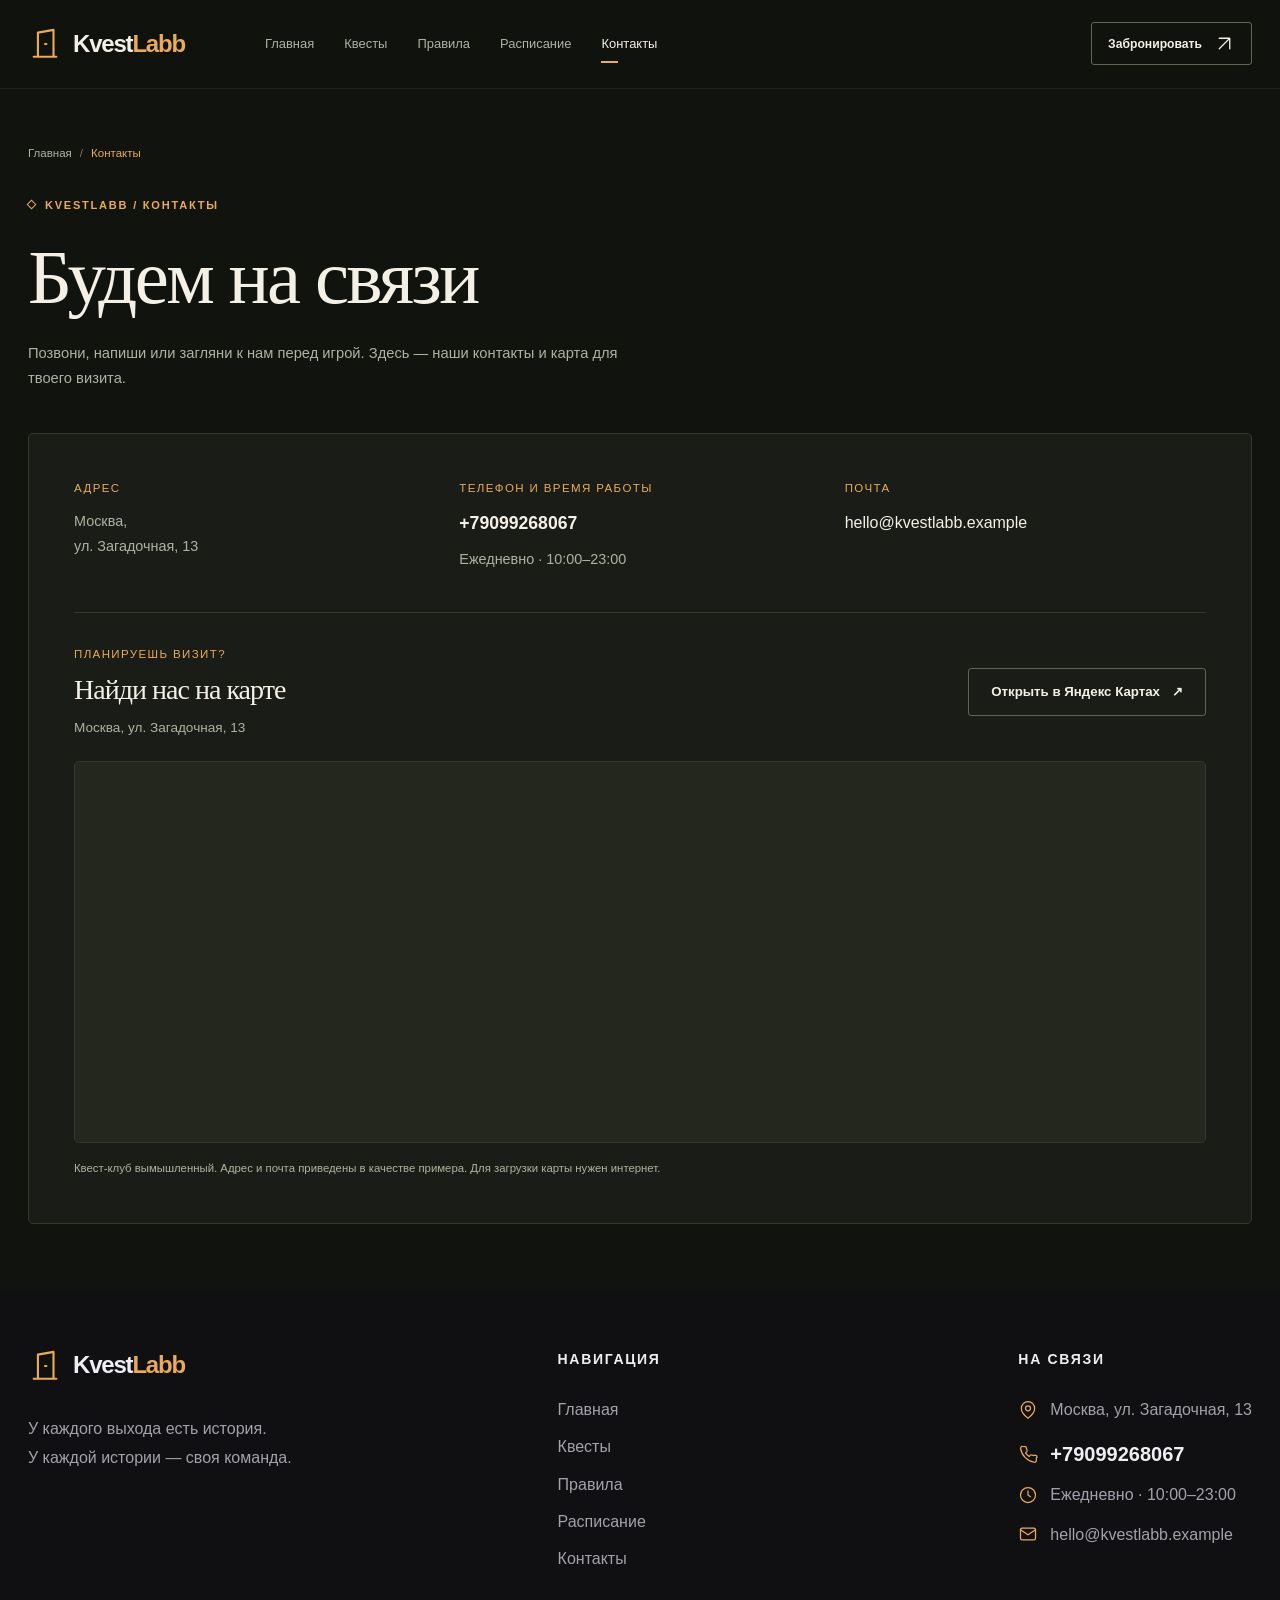
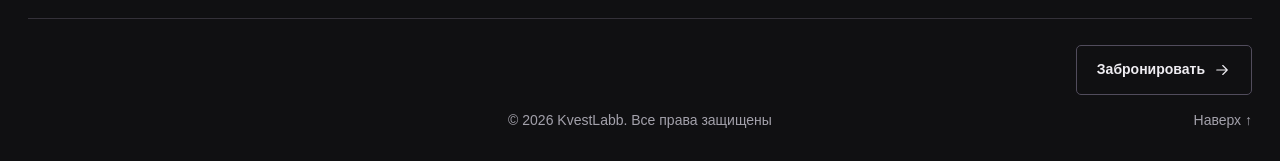
<file: contacts.html>
<!DOCTYPE html>
<html lang="ru" data-bs-theme="dark">
  <head>
    <meta charset="UTF-8">
    <meta name="viewport" content="width=device-width, initial-scale=1">
    <meta name="theme-color" content="#11130f">
    <meta name="description" content="Контакты KvestLabb: адрес квест-клуба, телефон, почта, часы работы и расположение на Яндекс Карте.">
    <title>Контакты — KvestLabb</title>
    <link rel="icon" href="assets/images/favicon.svg" type="image/svg+xml">
    <link rel="stylesheet" href="assets/vendor/bootstrap/bootstrap.css">
    <link rel="stylesheet" href="assets/css/style.css">
    <script src="assets/vendor/bootstrap/bootstrap.bundle.js" defer></script>
    <script src="assets/js/data.js" defer></script>
    <script src="assets/js/validation.js" defer></script>
    <script src="assets/js/main.js" defer></script>
  </head>
  <body>
    <a class="skip-link" href="#main">Перейти к содержимому</a>
    <header class="site-header">
      <nav class="navbar navbar-expand-lg" aria-label="Главная навигация">
        <div class="container">
          <a class="navbar-brand" href="index.html" aria-label="KvestLabb — главная"><svg class="icon brand-icon" width="24" height="24" viewBox="0 0 24 24" fill="none" stroke="currentColor" stroke-width="1.5" stroke-linecap="round" stroke-linejoin="round" aria-hidden="true"><path d="M4 21h16M7 21V4l11-2v19M12 12h1"/></svg><span>Kvest<span class="accent">Labb</span></span></a><button class="navbar-toggler" type="button" data-bs-toggle="collapse" data-bs-target="#main-nav" aria-controls="main-nav" aria-expanded="false" aria-label="Открыть меню"><svg class="icon " width="24" height="24" viewBox="0 0 24 24" fill="none" stroke="currentColor" stroke-width="1.5" stroke-linecap="round" stroke-linejoin="round" aria-hidden="true"><path d="M3 6h18M3 12h18M3 18h18"/></svg></button>
          <div class="collapse navbar-collapse" id="main-nav">
            <ul class="navbar-nav">
              <li class="nav-item">
                <a class="nav-link" href="index.html">Главная</a>
              </li>
              <li class="nav-item">
                <a class="nav-link" href="catalog.html">Квесты</a>
              </li>
              <li class="nav-item">
                <a class="nav-link" href="rules.html">Правила</a>
              </li>
              <li class="nav-item">
                <a class="nav-link" href="schedule.html">Расписание</a>
              </li>
              <li class="nav-item">
                <a class="nav-link active" href="contacts.html" aria-current="page">Контакты</a>
              </li>
            </ul>
            <button class="btn btn-outline-light nav-book" type="button" data-bs-toggle="modal" data-bs-target="#booking-modal">Забронировать <svg class="icon " width="24" height="24" viewBox="0 0 24 24" fill="none" stroke="currentColor" stroke-width="1.5" stroke-linecap="round" stroke-linejoin="round" aria-hidden="true"><path d="M6 18 18 6M6 6h12v12"/></svg></button>
          </div>
        </div>
      </nav>
    </header>
    <main id="main" tabindex="-1">
      <section class="page-heading">
        <div class="container">
          <nav aria-label="Хлебные крошки">
            <ol class="breadcrumb">
              <li class="breadcrumb-item"><a href="index.html">Главная</a></li>
              <li class="breadcrumb-item active" aria-current="page">Контакты</li>
            </ol>
          </nav>
          <div class="eyebrow">KvestLabb / Контакты</div>
          <h1>Будем на связи</h1>
          <p class="page-intro">
            Позвони, напиши или загляни к нам перед игрой. Здесь — наши контакты и карта для твоего визита.
          </p>
        </div>
      </section>
      <section class="contacts-section" aria-label="Контактная информация">
        <div class="container">
          <div class="contact-panel">
            <div class="row g-4 contact-info">
              <div class="col-md-4">
                <h2 class="contact-label">Адрес</h2>
                <p>Москва,<br>ул. Загадочная, 13</p>
              </div>
              <div class="col-md-4">
                <h2 class="contact-label">Телефон и время работы</h2>
                <a class="contact-phone" href="tel:+79099268067">+79099268067</a>
                <p class="mt-2">Ежедневно · 10:00–23:00</p>
              </div>
              <div class="col-md-4">
                <h2 class="contact-label">Почта</h2>
                <a href="mailto:hello@kvestlabb.example">hello@kvestlabb.example</a>
              </div>
            </div>
            <div class="contact-map" id="club-map" role="region" aria-labelledby="club-map-heading">
              <div class="contact-map-heading">
                <div>
                  <span class="contact-label accent">Планируешь визит?</span>
                  <h2 id="club-map-heading">Найди нас на карте</h2>
                  <p>Москва, ул. Загадочная, 13</p>
                </div>
                <a class="btn btn-outline-light" href="https://yandex.ru/maps/?mode=search&amp;text=%D0%9C%D0%BE%D1%81%D0%BA%D0%B2%D0%B0%2C%20%D1%83%D0%BB.%20%D0%97%D0%B0%D0%B3%D0%B0%D0%B4%D0%BE%D1%87%D0%BD%D0%B0%D1%8F%2C%2013" target="_blank" rel="noopener noreferrer">Открыть в Яндекс Картах <span aria-hidden="true">↗</span></a>
              </div>
              <div class="contact-map-frame">
                <iframe src="https://yandex.ru/map-widget/v1/?mode=search&amp;text=%D0%9C%D0%BE%D1%81%D0%BA%D0%B2%D0%B0%2C%20%D1%83%D0%BB.%20%D0%97%D0%B0%D0%B3%D0%B0%D0%B4%D0%BE%D1%87%D0%BD%D0%B0%D1%8F%2C%2013&amp;lang=ru_RU" title="Яндекс Карта: Москва, ул. Загадочная, 13" width="1120" height="380" loading="lazy" referrerpolicy="strict-origin-when-cross-origin" allowfullscreen></iframe>
              </div>
              <p class="form-text mt-3 mb-0">Квест-клуб вымышленный. Адрес и почта приведены в качестве примера. Для загрузки карты нужен интернет.</p>
            </div>
          </div>
        </div>
      </section>
    </main>
    <footer class="site-footer">
      <div class="container">
        <div class="footer-top">
          <div class="footer-brand">
            <a class="navbar-brand" href="index.html" aria-label="KvestLabb — главная"><svg class="icon brand-icon" width="24" height="24" viewBox="0 0 24 24" fill="none" stroke="currentColor" stroke-width="1.5" stroke-linecap="round" stroke-linejoin="round" aria-hidden="true"><path d="M4 21h16M7 21V4l11-2v19M12 12h1"/></svg><span>Kvest<span class="accent">Labb</span></span></a>
            <p class="footer-copy">
              У каждого выхода есть история.<br>У каждой истории — своя команда.
            </p>
          </div>
          <nav class="footer-nav" aria-labelledby="footer-nav-title">
            <h2 class="footer-heading" id="footer-nav-title">Навигация</h2>
            <ul class="footer-links">
              <li><a href="index.html">Главная</a></li>
              <li><a href="catalog.html">Квесты</a></li>
              <li><a href="rules.html">Правила</a></li>
              <li><a href="schedule.html">Расписание</a></li>
              <li><a href="contacts.html">Контакты</a></li>
            </ul>
          </nav>
          <div class="footer-contacts">
            <h2 class="footer-heading">На связи</h2>
            <address class="footer-address">
              <p class="footer-contact"><svg class="icon" width="20" height="20" viewBox="0 0 24 24" fill="none" stroke="currentColor" stroke-width="1.5" stroke-linecap="round" stroke-linejoin="round" aria-hidden="true"><path d="M20 10c0 6-8 12-8 12S4 16 4 10a8 8 0 1 1 16 0Z"/><circle cx="12" cy="10" r="3"/></svg><span>Москва, ул. Загадочная, 13</span></p>
              <a class="footer-phone footer-contact" href="tel:+79099268067"><svg class="icon" width="20" height="20" viewBox="0 0 24 24" fill="none" stroke="currentColor" stroke-width="1.5" stroke-linecap="round" stroke-linejoin="round" aria-hidden="true"><path d="M22 16.9v3a2 2 0 0 1-2.2 2A19.8 19.8 0 0 1 3.1 5.2 2 2 0 0 1 5.1 3h3a2 2 0 0 1 2 1.7c.1.9.4 1.8.7 2.6a2 2 0 0 1-.5 2.1L9 10.7a16 16 0 0 0 4.3 4.3l1.3-1.3a2 2 0 0 1 2.1-.5c.8.3 1.7.6 2.6.7a2 2 0 0 1 2.7 3Z"/></svg><span>+79099268067</span></a>
              <p class="footer-contact"><svg class="icon" width="20" height="20" viewBox="0 0 24 24" fill="none" stroke="currentColor" stroke-width="1.5" stroke-linecap="round" stroke-linejoin="round" aria-hidden="true"><circle cx="12" cy="12" r="9"/><path d="M12 7v5l3 2"/></svg><span>Ежедневно · 10:00–23:00</span></p>
              <a class="footer-email footer-contact" href="mailto:hello@kvestlabb.example"><svg class="icon" width="20" height="20" viewBox="0 0 24 24" fill="none" stroke="currentColor" stroke-width="1.5" stroke-linecap="round" stroke-linejoin="round" aria-hidden="true"><rect x="3" y="5" width="18" height="14" rx="2"/><path d="m3 7 9 6 9-6"/></svg><span>hello@kvestlabb.example</span></a>
            </address>
          </div>
        </div>
        <div class="footer-bottom">
          <span class="footer-copyright">© 2026 KvestLabb. Все права защищены</span>
          <div class="footer-actions">
            <button class="footer-cta" type="button" data-bs-toggle="modal" data-bs-target="#booking-modal">Забронировать <svg class="icon" width="20" height="20" viewBox="0 0 24 24" fill="none" stroke="currentColor" stroke-width="1.5" stroke-linecap="round" stroke-linejoin="round" aria-hidden="true"><path d="M5 12h14m-6-6 6 6-6 6"/></svg></button>
            <a class="footer-back-top" href="#main">Наверх <span aria-hidden="true">↑</span></a>
          </div>
        </div>
      </div>
    </footer>
    <div class="modal fade" id="booking-modal" tabindex="-1" aria-labelledby="booking-title" aria-hidden="true">
      <div class="modal-dialog modal-dialog-centered modal-lg modal-dialog-scrollable">
        <div class="modal-content">
          <div class="modal-header">
            <h2 class="modal-title" id="booking-title">
              Начнём твою историю
            </h2>
            <button class="btn-close" type="button" data-bs-dismiss="modal" aria-label="Закрыть"></button>
          </div>
          <div class="modal-body">
            <form id="booking-form" novalidate>
              <p class="form-note">
                Все поля обязательны. Это учебная заявка: данные не отправляются и не сохраняются.
              </p>
              <div class="mb-3">
                <label class="form-label" for="booking-quest">Квест</label><select class="form-select" id="booking-quest" name="quest" required aria-describedby="booking-quest-error booking-quest-info"><option value="">Выберите квест</option><option value="alchemy">Кабинет алхимика</option><option value="signal">Последний сигнал</option><option value="polaris">Экспедиция «Полярис»</option><option value="archive">Архив 13</option><option value="house">Дом без окон</option><option value="treasure">Сокровища капитана</option></select>
                <div class="form-text" id="booking-quest-info">
                  Выберите квест, чтобы увидеть стоимость и размер команды.
                </div>
                <div class="invalid-feedback" id="booking-quest-error">
                </div>
              </div>
              <div class="row g-3">
                <div class="col-md-6">
                  <label class="form-label" for="booking-name">Ваше имя</label><input class="form-control" type="text" id="booking-name" name="booking-name" required autocomplete="name" maxlength="80" placeholder="Даниил" aria-describedby="booking-name-error">
                  <div class="invalid-feedback" id="booking-name-error">
                  </div>
                </div>
                <div class="col-md-6">
                  <label class="form-label" for="booking-phone">Телефон</label><input class="form-control" type="tel" id="booking-phone" name="booking-phone" required autocomplete="tel" maxlength="24" placeholder="+79099268067" aria-describedby="booking-phone-error">
                  <div class="invalid-feedback" id="booking-phone-error">
                  </div>
                </div>
                <div class="col-md-6">
                  <label class="form-label" for="booking-date">Дата игры</label><input class="form-control" type="date" id="booking-date" name="booking-date" required aria-describedby="booking-date-error">
                  <div class="invalid-feedback" id="booking-date-error">
                  </div>
                </div>
                <div class="col-md-6">
                  <label class="form-label" for="booking-players">Количество игроков</label><input class="form-control" type="number" id="booking-players" name="booking-players" required min="2" max="6" step="1" value="2" aria-describedby="booking-players-error">
                  <div class="invalid-feedback" id="booking-players-error">
                  </div>
                </div>
                <div class="col-6">
                  <label class="form-label" for="booking-start">Начало</label><input class="form-control" type="time" id="booking-start" name="booking-start" required min="10:00" max="22:00" step="1800" aria-describedby="booking-start-error">
                  <div class="invalid-feedback" id="booking-start-error">
                  </div>
                </div>
                <div class="col-6">
                  <label class="form-label" for="booking-end">Окончание</label><input class="form-control" type="time" id="booking-end" name="booking-end" required min="11:00" max="23:00" step="1800" aria-describedby="booking-end-error">
                  <div class="invalid-feedback" id="booking-end-error">
                  </div>
                </div>
              </div>
              <p class="form-text mt-3">
                Клуб открыт с 10:00 до 23:00. Минимум — 1 час, шаг времени — 30 минут. Начало и окончание в один день. Цена — за всю команду; более длинный интервал рассчитывается пропорционально.
              </p>
              <div class="booking-summary" aria-live="polite" aria-atomic="true">
                <div>
                  <small>Стоимость за команду</small><strong id="booking-total">—</strong>
                </div>
                <span class="booking-breakdown" id="booking-breakdown">Выберите квест и время</span>
              </div>
              <button class="btn btn-primary w-100" type="submit">Отправить заявку <svg class="icon " width="24" height="24" viewBox="0 0 24 24" fill="none" stroke="currentColor" stroke-width="1.5" stroke-linecap="round" stroke-linejoin="round" aria-hidden="true"><path d="M5 12h14m-6-6 6 6-6 6"/></svg></button>
            </form>
            <div class="success-view" id="booking-success" hidden>
              <div class="success-symbol">
                <svg class="icon " width="24" height="24" viewBox="0 0 24 24" fill="none" stroke="currentColor" stroke-width="1.5" stroke-linecap="round" stroke-linejoin="round" aria-hidden="true"><path d="m5 12 4 4L20 5"/></svg>
              </div>
              <h3 tabindex="-1">
                Команда, вы в игре!
              </h3>
              <p>
                Учебная заявка сформирована.<br>Реального бронирования и отправки данных не происходит.
              </p>
              <p class="success-details" id="booking-details">
              </p>
              <button class="btn btn-primary" type="button" data-bs-dismiss="modal">Готово</button>
            </div>
          </div>
        </div>
      </div>
    </div>
    <noscript>
    <p class="container demo-note">
      Включите JavaScript для работы меню, фильтров, вкладок, карусели, расписания и форм.
    </p>
    </noscript>
  </body>
</html>
</file>
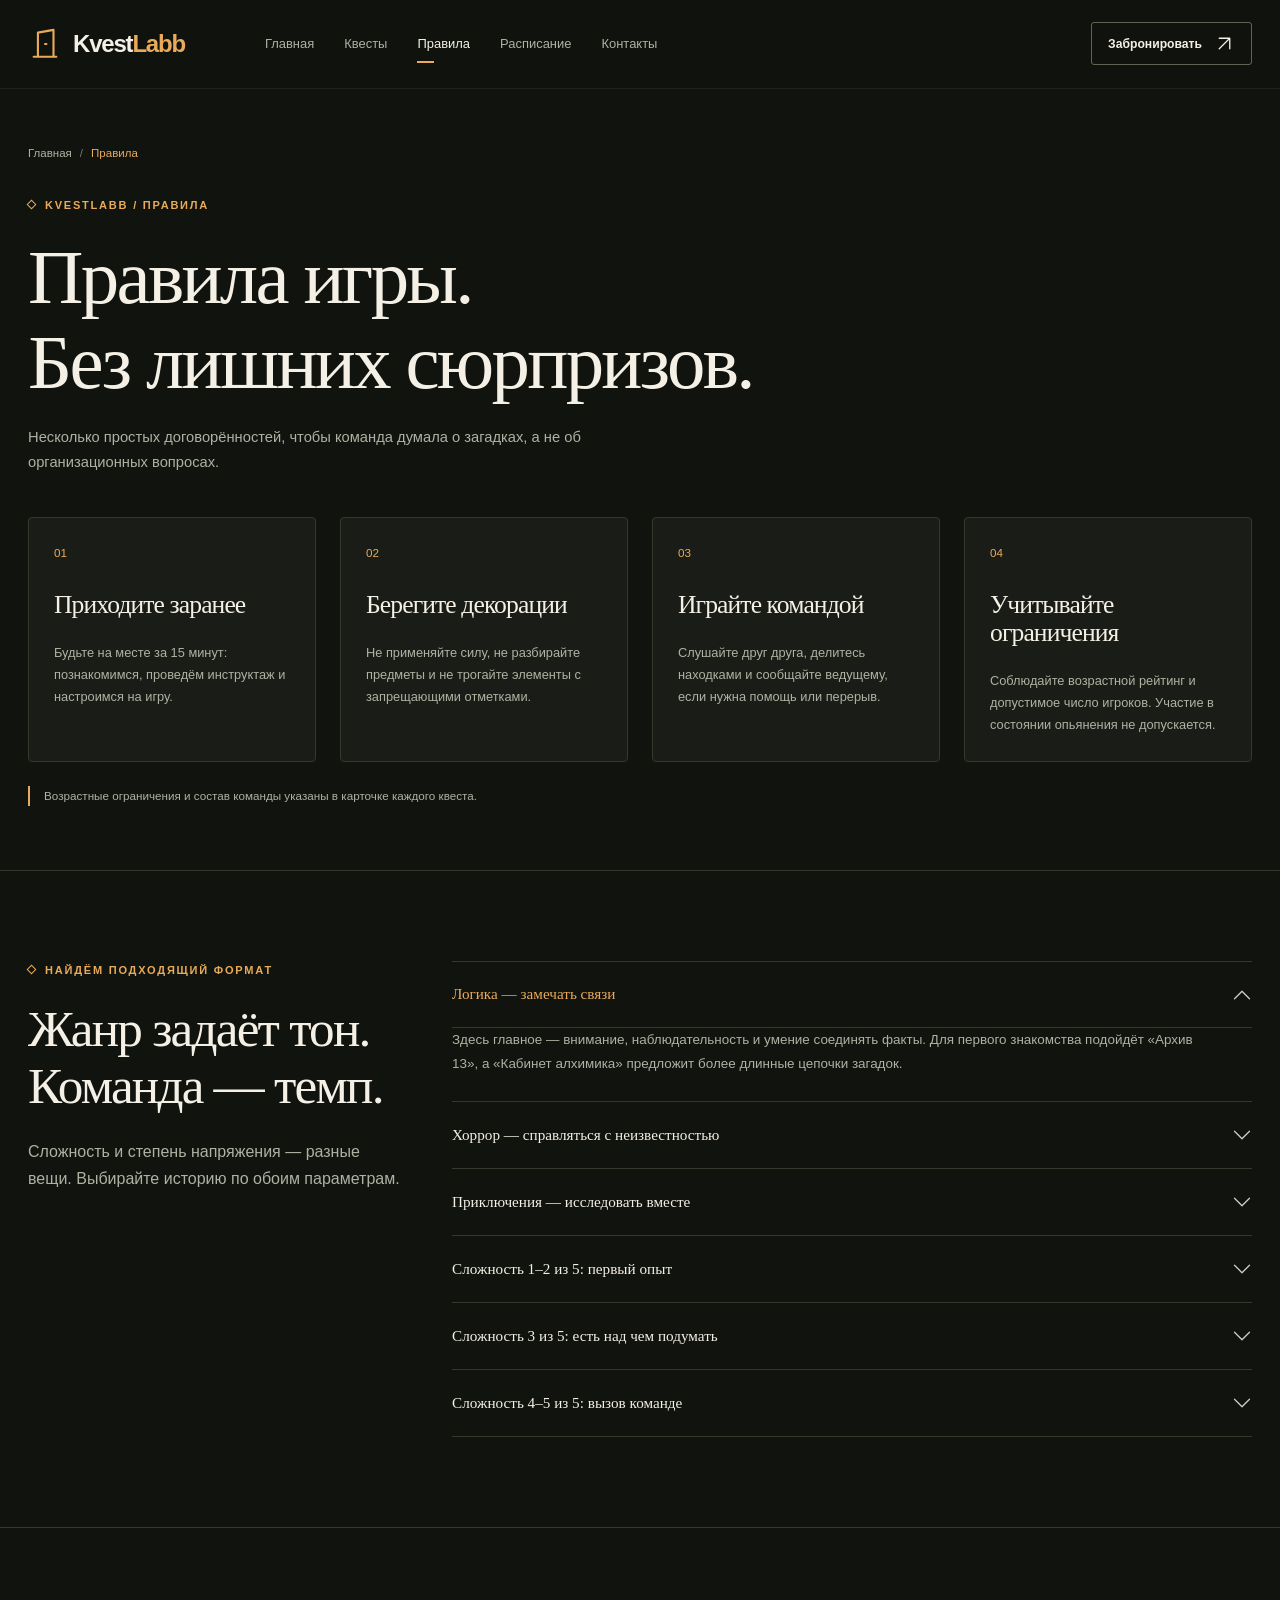
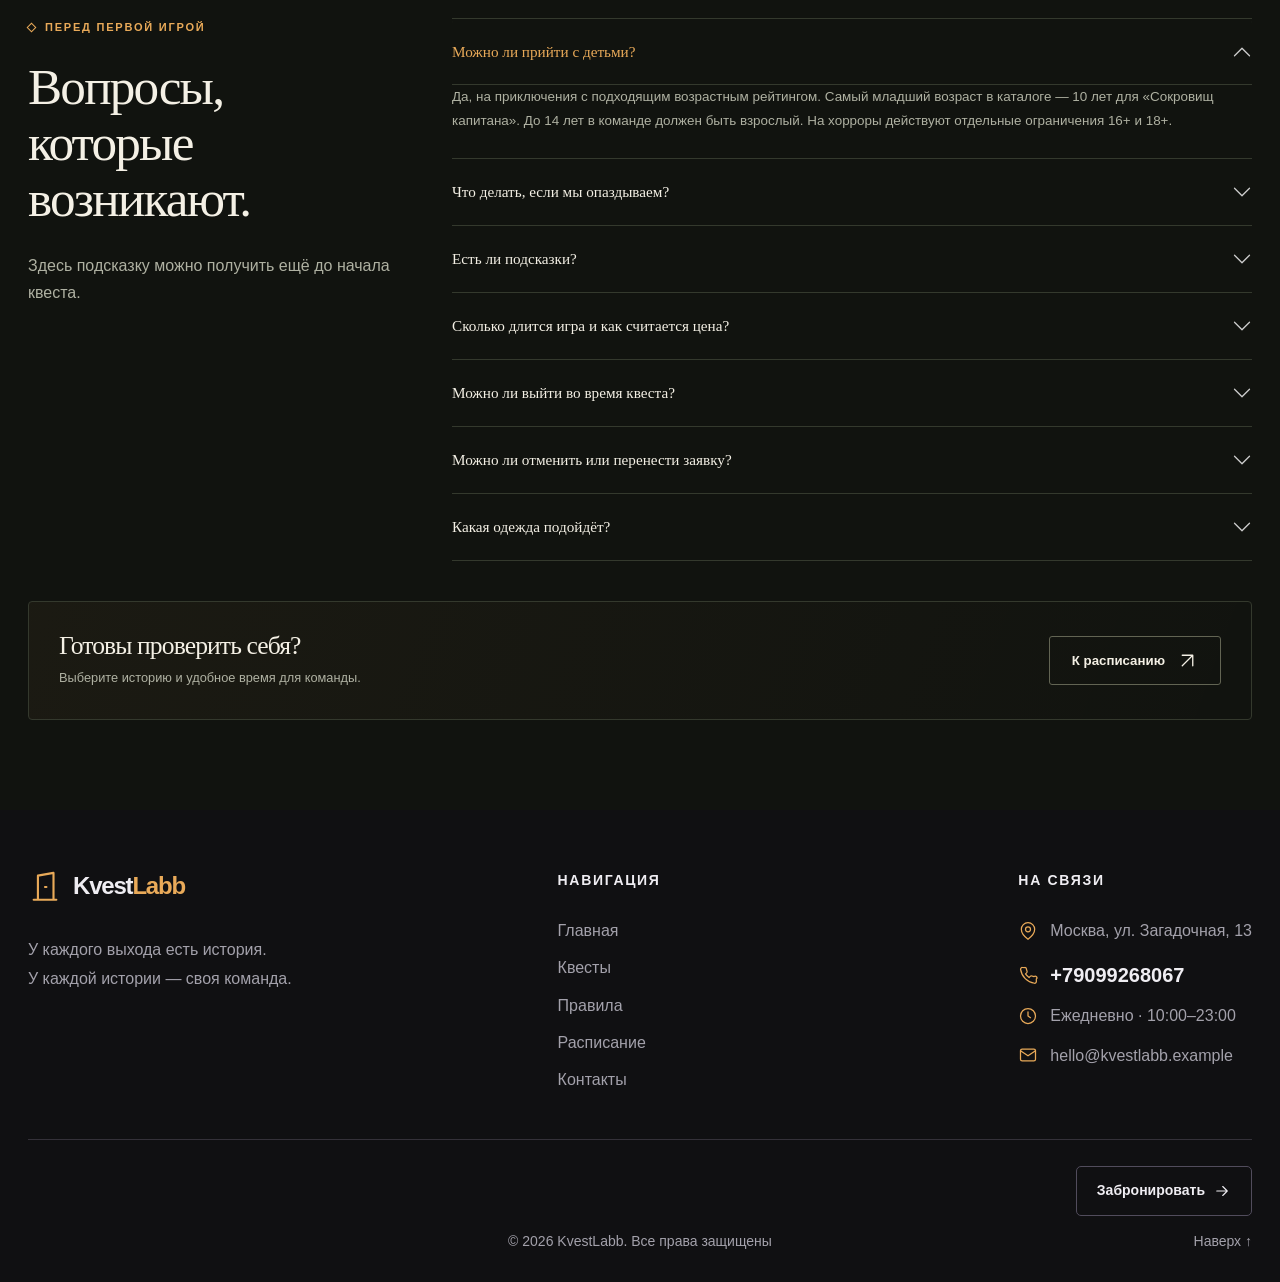
<file: rules.html>
<!DOCTYPE html>
<html lang="ru" data-bs-theme="dark">
  <head>
    <meta charset="UTF-8">
    <meta name="viewport" content="width=device-width, initial-scale=1">
    <meta name="theme-color" content="#11130f">
    <meta name="description" content="KvestLabb: правила клуба. Учебный сайт квест-клуба — шесть историй, расписание и демонстрационное бронирование.">
    <title>Правила клуба — KvestLabb</title>
    <link rel="icon" href="assets/images/favicon.svg" type="image/svg+xml">
    <link rel="stylesheet" href="assets/vendor/bootstrap/bootstrap.css">
    <link rel="stylesheet" href="assets/css/style.css">
    <script src="assets/vendor/bootstrap/bootstrap.bundle.js" defer></script>
    <script src="assets/js/data.js" defer></script>
    <script src="assets/js/validation.js" defer></script>
    <script src="assets/js/main.js" defer></script>
  </head>
  <body>
    <a class="skip-link" href="#main">Перейти к содержимому</a>
    <header class="site-header">
      <nav class="navbar navbar-expand-lg" aria-label="Главная навигация">
        <div class="container">
          <a class="navbar-brand" href="index.html" aria-label="KvestLabb — главная"><svg class="icon brand-icon" width="24" height="24" viewBox="0 0 24 24" fill="none" stroke="currentColor" stroke-width="1.5" stroke-linecap="round" stroke-linejoin="round" aria-hidden="true"><path d="M4 21h16M7 21V4l11-2v19M12 12h1"/></svg><span>Kvest<span class="accent">Labb</span></span></a><button class="navbar-toggler" type="button" data-bs-toggle="collapse" data-bs-target="#main-nav" aria-controls="main-nav" aria-expanded="false" aria-label="Открыть меню"><svg class="icon " width="24" height="24" viewBox="0 0 24 24" fill="none" stroke="currentColor" stroke-width="1.5" stroke-linecap="round" stroke-linejoin="round" aria-hidden="true"><path d="M3 6h18M3 12h18M3 18h18"/></svg></button>
          <div class="collapse navbar-collapse" id="main-nav">
            <ul class="navbar-nav">
              <li class="nav-item">
                <a class="nav-link" href="index.html">Главная</a>
              </li>
              <li class="nav-item">
                <a class="nav-link" href="catalog.html">Квесты</a>
              </li>
              <li class="nav-item">
                <a class="nav-link active" href="rules.html" aria-current="page">Правила</a>
              </li>
              <li class="nav-item">
                <a class="nav-link" href="schedule.html">Расписание</a>
              </li>
              <li class="nav-item">
                <a class="nav-link" href="contacts.html">Контакты</a>
              </li>
            </ul>
            <button class="btn btn-outline-light nav-book" type="button" data-bs-toggle="modal" data-bs-target="#booking-modal">Забронировать <svg class="icon " width="24" height="24" viewBox="0 0 24 24" fill="none" stroke="currentColor" stroke-width="1.5" stroke-linecap="round" stroke-linejoin="round" aria-hidden="true"><path d="M6 18 18 6M6 6h12v12"/></svg></button>
          </div>
        </div>
      </nav>
    </header>
    <main id="main" tabindex="-1">
      <section class="page-heading">
        <div class="container">
          <nav aria-label="Хлебные крошки">
            <ol class="breadcrumb">
              <li class="breadcrumb-item">
                <a href="index.html">Главная</a>
              </li>
              <li class="breadcrumb-item active" aria-current="page">
                Правила
              </li>
            </ol>
          </nav>
          <div class="eyebrow">
            KvestLabb / Правила
          </div>
          <h1>
            Правила игры.<br>Без лишних сюрпризов.
          </h1>
          <p class="page-intro">
            Несколько простых договорённостей, чтобы команда думала о загадках, а не об организационных вопросах.
          </p>
        </div>
      </section>
      <section class="pb-5">
        <div class="container">
          <div class="row g-4">
            <div class="col-md-6 col-xl-3">
              <article class="card rule-card">
                <span class="step-number">01</span>
                <h2>
                  Приходите заранее
                </h2>
                <p>
                  Будьте на месте за 15 минут: познакомимся, проведём инструктаж и настроимся на игру.
                </p>
              </article>
            </div>
            <div class="col-md-6 col-xl-3">
              <article class="card rule-card">
                <span class="step-number">02</span>
                <h2>
                  Берегите декорации
                </h2>
                <p>
                  Не применяйте силу, не разбирайте предметы и не трогайте элементы с запрещающими отметками.
                </p>
              </article>
            </div>
            <div class="col-md-6 col-xl-3">
              <article class="card rule-card">
                <span class="step-number">03</span>
                <h2>
                  Играйте командой
                </h2>
                <p>
                  Слушайте друг друга, делитесь находками и сообщайте ведущему, если нужна помощь или перерыв.
                </p>
              </article>
            </div>
            <div class="col-md-6 col-xl-3">
              <article class="card rule-card">
                <span class="step-number">04</span>
                <h2>
                  Учитывайте ограничения
                </h2>
                <p>
                  Соблюдайте возрастной рейтинг и допустимое число игроков. Участие в состоянии опьянения не допускается.
                </p>
              </article>
            </div>
          </div>
          <p class="demo-note mt-4">
            Возрастные ограничения и состав команды указаны в карточке каждого квеста.
          </p>
        </div>
      </section>
      <section class="section section-line">
        <div class="container">
          <div class="row g-5">
            <div class="col-lg-4">
              <div class="eyebrow">
                Найдём подходящий формат
              </div>
              <h2>
                Жанр задаёт тон.<br>Команда — темп.
              </h2>
              <p class="mt-4">
                Сложность и степень напряжения — разные вещи. Выбирайте историю по обоим параметрам.
              </p>
            </div>
            <div class="col-lg-8">
              <div class="accordion" id="genres-accordion">
                <div class="accordion-item">
                  <h3 class="accordion-header">
                    <button class="accordion-button" type="button" data-bs-toggle="collapse" data-bs-target="#genres-accordion-0" aria-expanded="true" aria-controls="genres-accordion-0">Логика — замечать связи</button>
                  </h3>
                  <div class="accordion-collapse collapse show" id="genres-accordion-0" data-bs-parent="#genres-accordion">
                    <div class="accordion-body">
                      Здесь главное — внимание, наблюдательность и умение соединять факты. Для первого знакомства подойдёт «Архив 13», а «Кабинет алхимика» предложит более длинные цепочки загадок.
                    </div>
                  </div>
                </div>
                <div class="accordion-item">
                  <h3 class="accordion-header">
                    <button class="accordion-button collapsed" type="button" data-bs-toggle="collapse" data-bs-target="#genres-accordion-1" aria-expanded="false" aria-controls="genres-accordion-1">Хоррор — справляться с неизвестностью</button>
                  </h3>
                  <div class="accordion-collapse collapse" id="genres-accordion-1" data-bs-parent="#genres-accordion">
                    <div class="accordion-body">
                      Тревожная атмосфера и неожиданные повороты. «Последний сигнал» рассчитан на участников от 16 лет, «Дом без окон» — от 18 лет. Если станет некомфортно, сообщите ведущему и остановите игру.
                    </div>
                  </div>
                </div>
                <div class="accordion-item">
                  <h3 class="accordion-header">
                    <button class="accordion-button collapsed" type="button" data-bs-toggle="collapse" data-bs-target="#genres-accordion-2" aria-expanded="false" aria-controls="genres-accordion-2">Приключения — исследовать вместе</button>
                  </h3>
                  <div class="accordion-collapse collapse" id="genres-accordion-2" data-bs-parent="#genres-accordion">
                    <div class="accordion-body">
                      Поиск, открытия и понятная общая цель. «Сокровища капитана» доступны от 10 лет, «Экспедиция «Полярис»» — от 12 лет. Для детей младше 14 лет требуется взрослый участник.
                    </div>
                  </div>
                </div>
                <div class="accordion-item">
                  <h3 class="accordion-header">
                    <button class="accordion-button collapsed" type="button" data-bs-toggle="collapse" data-bs-target="#genres-accordion-3" aria-expanded="false" aria-controls="genres-accordion-3">Сложность 1–2 из 5: первый опыт</button>
                  </h3>
                  <div class="accordion-collapse collapse" id="genres-accordion-3" data-bs-parent="#genres-accordion">
                    <div class="accordion-body">
                      Подсказки хорошо заметны, задачи идут последовательно. Подходит начинающим и семейным командам. В каталоге это «Архив 13» и «Сокровища капитана».
                    </div>
                  </div>
                </div>
                <div class="accordion-item">
                  <h3 class="accordion-header">
                    <button class="accordion-button collapsed" type="button" data-bs-toggle="collapse" data-bs-target="#genres-accordion-4" aria-expanded="false" aria-controls="genres-accordion-4">Сложность 3 из 5: есть над чем подумать</button>
                  </h3>
                  <div class="accordion-collapse collapse" id="genres-accordion-4" data-bs-parent="#genres-accordion">
                    <div class="accordion-body">
                      Нужно сопоставлять несколько находок и распределять задачи между участниками. Такой уровень у «Кабинета алхимика» и «Экспедиции «Полярис»».
                    </div>
                  </div>
                </div>
                <div class="accordion-item">
                  <h3 class="accordion-header">
                    <button class="accordion-button collapsed" type="button" data-bs-toggle="collapse" data-bs-target="#genres-accordion-5" aria-expanded="false" aria-controls="genres-accordion-5">Сложность 4–5 из 5: вызов команде</button>
                  </h3>
                  <div class="accordion-collapse collapse" id="genres-accordion-5" data-bs-parent="#genres-accordion">
                    <div class="accordion-body">
                      Многоступенчатые загадки требуют концентрации. У «Последнего сигнала» — 4 из 5, у «Дома без окон» — 5 из 5. Подсказки доступны на любом уровне.
                    </div>
                  </div>
                </div>
              </div>
            </div>
          </div>
        </div>
      </section>
      <section class="section section-line">
        <div class="container">
          <div class="row g-5">
            <div class="col-lg-4">
              <div class="eyebrow">
                Перед первой игрой
              </div>
              <h2>
                Вопросы,<br>которые возникают.
              </h2>
              <p class="mt-4">
                Здесь подсказку можно получить ещё до начала квеста.
              </p>
            </div>
            <div class="col-lg-8">
              <div class="accordion" id="faq-accordion">
                <div class="accordion-item">
                  <h3 class="accordion-header">
                    <button class="accordion-button" type="button" data-bs-toggle="collapse" data-bs-target="#faq-accordion-0" aria-expanded="true" aria-controls="faq-accordion-0">Можно ли прийти с детьми?</button>
                  </h3>
                  <div class="accordion-collapse collapse show" id="faq-accordion-0" data-bs-parent="#faq-accordion">
                    <div class="accordion-body">
                      Да, на приключения с подходящим возрастным рейтингом. Самый младший возраст в каталоге — 10 лет для «Сокровищ капитана». До 14 лет в команде должен быть взрослый. На хорроры действуют отдельные ограничения 16+ и 18+.
                    </div>
                  </div>
                </div>
                <div class="accordion-item">
                  <h3 class="accordion-header">
                    <button class="accordion-button collapsed" type="button" data-bs-toggle="collapse" data-bs-target="#faq-accordion-1" aria-expanded="false" aria-controls="faq-accordion-1">Что делать, если мы опаздываем?</button>
                  </h3>
                  <div class="accordion-collapse collapse" id="faq-accordion-1" data-bs-parent="#faq-accordion">
                    <div class="accordion-body">
                      В условиях учебного клуба при опоздании до 15 минут время игры может быть сокращено. При большем опоздании перенос согласуется с ведущим и зависит от следующего сеанса. Заранее планируйте дорогу и приходите за 15 минут.
                    </div>
                  </div>
                </div>
                <div class="accordion-item">
                  <h3 class="accordion-header">
                    <button class="accordion-button collapsed" type="button" data-bs-toggle="collapse" data-bs-target="#faq-accordion-2" aria-expanded="false" aria-controls="faq-accordion-2">Есть ли подсказки?</button>
                  </h3>
                  <div class="accordion-collapse collapse" id="faq-accordion-2" data-bs-parent="#faq-accordion">
                    <div class="accordion-body">
                      Да. Ведущий наблюдает за прохождением и помогает по запросу. Подсказки входят в стоимость и нужны для того, чтобы команда продолжала получать удовольствие от игры.
                    </div>
                  </div>
                </div>
                <div class="accordion-item">
                  <h3 class="accordion-header">
                    <button class="accordion-button collapsed" type="button" data-bs-toggle="collapse" data-bs-target="#faq-accordion-3" aria-expanded="false" aria-controls="faq-accordion-3">Сколько длится игра и как считается цена?</button>
                  </h3>
                  <div class="accordion-collapse collapse" id="faq-accordion-3" data-bs-parent="#faq-accordion">
                    <div class="accordion-body">
                      Минимальный интервал — один час, он же базовая длительность игры. В учебной форме можно выбрать более длинный интервал с шагом 30 минут: ставка за команду умножается на число часов. Например, 3 200 ₽ × 1,5 часа = 4 800 ₽.
                    </div>
                  </div>
                </div>
                <div class="accordion-item">
                  <h3 class="accordion-header">
                    <button class="accordion-button collapsed" type="button" data-bs-toggle="collapse" data-bs-target="#faq-accordion-4" aria-expanded="false" aria-controls="faq-accordion-4">Можно ли выйти во время квеста?</button>
                  </h3>
                  <div class="accordion-collapse collapse" id="faq-accordion-4" data-bs-parent="#faq-accordion">
                    <div class="accordion-body">
                      Да. Участник может попросить остановить игру и выйти в любой момент. Если вам некомфортно, сразу сообщите ведущему. Игровая задача не должна мешать возможности прекратить участие.
                    </div>
                  </div>
                </div>
                <div class="accordion-item">
                  <h3 class="accordion-header">
                    <button class="accordion-button collapsed" type="button" data-bs-toggle="collapse" data-bs-target="#faq-accordion-5" aria-expanded="false" aria-controls="faq-accordion-5">Можно ли отменить или перенести заявку?</button>
                  </h3>
                  <div class="accordion-collapse collapse" id="faq-accordion-5" data-bs-parent="#faq-accordion">
                    <div class="accordion-body">
                      Заявки на этом сайте демонстрационные и не создают реальную бронь, поэтому отмена не требуется. В примере правил клуба перенос согласуется заранее, не позднее чем за 24 часа до начала.
                    </div>
                  </div>
                </div>
                <div class="accordion-item">
                  <h3 class="accordion-header">
                    <button class="accordion-button collapsed" type="button" data-bs-toggle="collapse" data-bs-target="#faq-accordion-6" aria-expanded="false" aria-controls="faq-accordion-6">Какая одежда подойдёт?</button>
                  </h3>
                  <div class="accordion-collapse collapse" id="faq-accordion-6" data-bs-parent="#faq-accordion">
                    <div class="accordion-body">
                      Удобная одежда и обувь, в которых легко перемещаться. Специальная физическая подготовка не требуется. Крупные вещи лучше оставить вне игровой зоны.
                    </div>
                  </div>
                </div>
              </div>
            </div>
          </div>
          <div class="help-strip">
            <div>
              <h3>
                Готовы проверить себя?
              </h3>
              <p>
                Выберите историю и удобное время для команды.
              </p>
            </div>
            <a class="btn btn-outline-light" href="schedule.html">К расписанию <svg class="icon " width="24" height="24" viewBox="0 0 24 24" fill="none" stroke="currentColor" stroke-width="1.5" stroke-linecap="round" stroke-linejoin="round" aria-hidden="true"><path d="M6 18 18 6M6 6h12v12"/></svg></a>
          </div>
        </div>
      </section>
    </main>
    <footer class="site-footer">
      <div class="container">
        <div class="footer-top">
          <div class="footer-brand">
            <a class="navbar-brand" href="index.html" aria-label="KvestLabb — главная"><svg class="icon brand-icon" width="24" height="24" viewBox="0 0 24 24" fill="none" stroke="currentColor" stroke-width="1.5" stroke-linecap="round" stroke-linejoin="round" aria-hidden="true"><path d="M4 21h16M7 21V4l11-2v19M12 12h1"/></svg><span>Kvest<span class="accent">Labb</span></span></a>
            <p class="footer-copy">
              У каждого выхода есть история.<br>У каждой истории — своя команда.
            </p>
          </div>
          <nav class="footer-nav" aria-labelledby="footer-nav-title">
            <h2 class="footer-heading" id="footer-nav-title">Навигация</h2>
            <ul class="footer-links">
              <li><a href="index.html">Главная</a></li>
              <li><a href="catalog.html">Квесты</a></li>
              <li><a href="rules.html">Правила</a></li>
              <li><a href="schedule.html">Расписание</a></li>
              <li><a href="contacts.html">Контакты</a></li>
            </ul>
          </nav>
          <div class="footer-contacts">
            <h2 class="footer-heading">На связи</h2>
            <address class="footer-address">
              <p class="footer-contact"><svg class="icon" width="20" height="20" viewBox="0 0 24 24" fill="none" stroke="currentColor" stroke-width="1.5" stroke-linecap="round" stroke-linejoin="round" aria-hidden="true"><path d="M20 10c0 6-8 12-8 12S4 16 4 10a8 8 0 1 1 16 0Z"/><circle cx="12" cy="10" r="3"/></svg><span>Москва, ул. Загадочная, 13</span></p>
              <a class="footer-phone footer-contact" href="tel:+79099268067"><svg class="icon" width="20" height="20" viewBox="0 0 24 24" fill="none" stroke="currentColor" stroke-width="1.5" stroke-linecap="round" stroke-linejoin="round" aria-hidden="true"><path d="M22 16.9v3a2 2 0 0 1-2.2 2A19.8 19.8 0 0 1 3.1 5.2 2 2 0 0 1 5.1 3h3a2 2 0 0 1 2 1.7c.1.9.4 1.8.7 2.6a2 2 0 0 1-.5 2.1L9 10.7a16 16 0 0 0 4.3 4.3l1.3-1.3a2 2 0 0 1 2.1-.5c.8.3 1.7.6 2.6.7a2 2 0 0 1 2.7 3Z"/></svg><span>+79099268067</span></a>
              <p class="footer-contact"><svg class="icon" width="20" height="20" viewBox="0 0 24 24" fill="none" stroke="currentColor" stroke-width="1.5" stroke-linecap="round" stroke-linejoin="round" aria-hidden="true"><circle cx="12" cy="12" r="9"/><path d="M12 7v5l3 2"/></svg><span>Ежедневно · 10:00–23:00</span></p>
              <a class="footer-email footer-contact" href="mailto:hello@kvestlabb.example"><svg class="icon" width="20" height="20" viewBox="0 0 24 24" fill="none" stroke="currentColor" stroke-width="1.5" stroke-linecap="round" stroke-linejoin="round" aria-hidden="true"><rect x="3" y="5" width="18" height="14" rx="2"/><path d="m3 7 9 6 9-6"/></svg><span>hello@kvestlabb.example</span></a>
            </address>
          </div>
        </div>
        <div class="footer-bottom">
          <span class="footer-copyright">© 2026 KvestLabb. Все права защищены</span>
          <div class="footer-actions">
            <button class="footer-cta" type="button" data-bs-toggle="modal" data-bs-target="#booking-modal">Забронировать <svg class="icon" width="20" height="20" viewBox="0 0 24 24" fill="none" stroke="currentColor" stroke-width="1.5" stroke-linecap="round" stroke-linejoin="round" aria-hidden="true"><path d="M5 12h14m-6-6 6 6-6 6"/></svg></button>
            <a class="footer-back-top" href="#main">Наверх <span aria-hidden="true">↑</span></a>
          </div>
        </div>
      </div>
    </footer>
    <div class="modal fade" id="booking-modal" tabindex="-1" aria-labelledby="booking-title" aria-hidden="true">
      <div class="modal-dialog modal-dialog-centered modal-lg modal-dialog-scrollable">
        <div class="modal-content">
          <div class="modal-header">
            <h2 class="modal-title" id="booking-title">
              Начнём твою историю
            </h2>
            <button class="btn-close" type="button" data-bs-dismiss="modal" aria-label="Закрыть"></button>
          </div>
          <div class="modal-body">
            <form id="booking-form" novalidate>
              <p class="form-note">
                Все поля обязательны. Это учебная заявка: данные не отправляются и не сохраняются.
              </p>
              <div class="mb-3">
                <label class="form-label" for="booking-quest">Квест</label><select class="form-select" id="booking-quest" name="quest" required aria-describedby="booking-quest-error booking-quest-info"><option value="">Выберите квест</option><option value="alchemy">Кабинет алхимика</option><option value="signal">Последний сигнал</option><option value="polaris">Экспедиция «Полярис»</option><option value="archive">Архив 13</option><option value="house">Дом без окон</option><option value="treasure">Сокровища капитана</option></select>
                <div class="form-text" id="booking-quest-info">
                  Выберите квест, чтобы увидеть стоимость и размер команды.
                </div>
                <div class="invalid-feedback" id="booking-quest-error">
                </div>
              </div>
              <div class="row g-3">
                <div class="col-md-6">
                  <label class="form-label" for="booking-name">Ваше имя</label><input class="form-control" type="text" id="booking-name" name="booking-name" required autocomplete="name" maxlength="80" placeholder="Даниил" aria-describedby="booking-name-error">
                  <div class="invalid-feedback" id="booking-name-error">
                  </div>
                </div>
                <div class="col-md-6">
                  <label class="form-label" for="booking-phone">Телефон</label><input class="form-control" type="tel" id="booking-phone" name="booking-phone" required autocomplete="tel" maxlength="24" placeholder="+79099268067" aria-describedby="booking-phone-error">
                  <div class="invalid-feedback" id="booking-phone-error">
                  </div>
                </div>
                <div class="col-md-6">
                  <label class="form-label" for="booking-date">Дата игры</label><input class="form-control" type="date" id="booking-date" name="booking-date" required aria-describedby="booking-date-error">
                  <div class="invalid-feedback" id="booking-date-error">
                  </div>
                </div>
                <div class="col-md-6">
                  <label class="form-label" for="booking-players">Количество игроков</label><input class="form-control" type="number" id="booking-players" name="booking-players" required min="2" max="6" step="1" value="2" aria-describedby="booking-players-error">
                  <div class="invalid-feedback" id="booking-players-error">
                  </div>
                </div>
                <div class="col-6">
                  <label class="form-label" for="booking-start">Начало</label><input class="form-control" type="time" id="booking-start" name="booking-start" required min="10:00" max="22:00" step="1800" aria-describedby="booking-start-error">
                  <div class="invalid-feedback" id="booking-start-error">
                  </div>
                </div>
                <div class="col-6">
                  <label class="form-label" for="booking-end">Окончание</label><input class="form-control" type="time" id="booking-end" name="booking-end" required min="11:00" max="23:00" step="1800" aria-describedby="booking-end-error">
                  <div class="invalid-feedback" id="booking-end-error">
                  </div>
                </div>
              </div>
              <p class="form-text mt-3">
                Клуб открыт с 10:00 до 23:00. Минимум — 1 час, шаг времени — 30 минут. Начало и окончание в один день. Цена — за всю команду; более длинный интервал рассчитывается пропорционально.
              </p>
              <div class="booking-summary" aria-live="polite" aria-atomic="true">
                <div>
                  <small>Стоимость за команду</small><strong id="booking-total">—</strong>
                </div>
                <span class="booking-breakdown" id="booking-breakdown">Выберите квест и время</span>
              </div>
              <button class="btn btn-primary w-100" type="submit">Отправить заявку <svg class="icon " width="24" height="24" viewBox="0 0 24 24" fill="none" stroke="currentColor" stroke-width="1.5" stroke-linecap="round" stroke-linejoin="round" aria-hidden="true"><path d="M5 12h14m-6-6 6 6-6 6"/></svg></button>
            </form>
            <div class="success-view" id="booking-success" hidden>
              <div class="success-symbol">
                <svg class="icon " width="24" height="24" viewBox="0 0 24 24" fill="none" stroke="currentColor" stroke-width="1.5" stroke-linecap="round" stroke-linejoin="round" aria-hidden="true"><path d="m5 12 4 4L20 5"/></svg>
              </div>
              <h3 tabindex="-1">
                Команда, вы в игре!
              </h3>
              <p>
                Учебная заявка сформирована.<br>Реального бронирования и отправки данных не происходит.
              </p>
              <p class="success-details" id="booking-details">
              </p>
              <button class="btn btn-primary" type="button" data-bs-dismiss="modal">Готово</button>
            </div>
          </div>
        </div>
      </div>
    </div>
    <noscript>
    <p class="container demo-note">
      Включите JavaScript для работы меню, фильтров, вкладок, карусели, расписания и форм.
    </p>
    </noscript>
  </body>
</html>
</file>
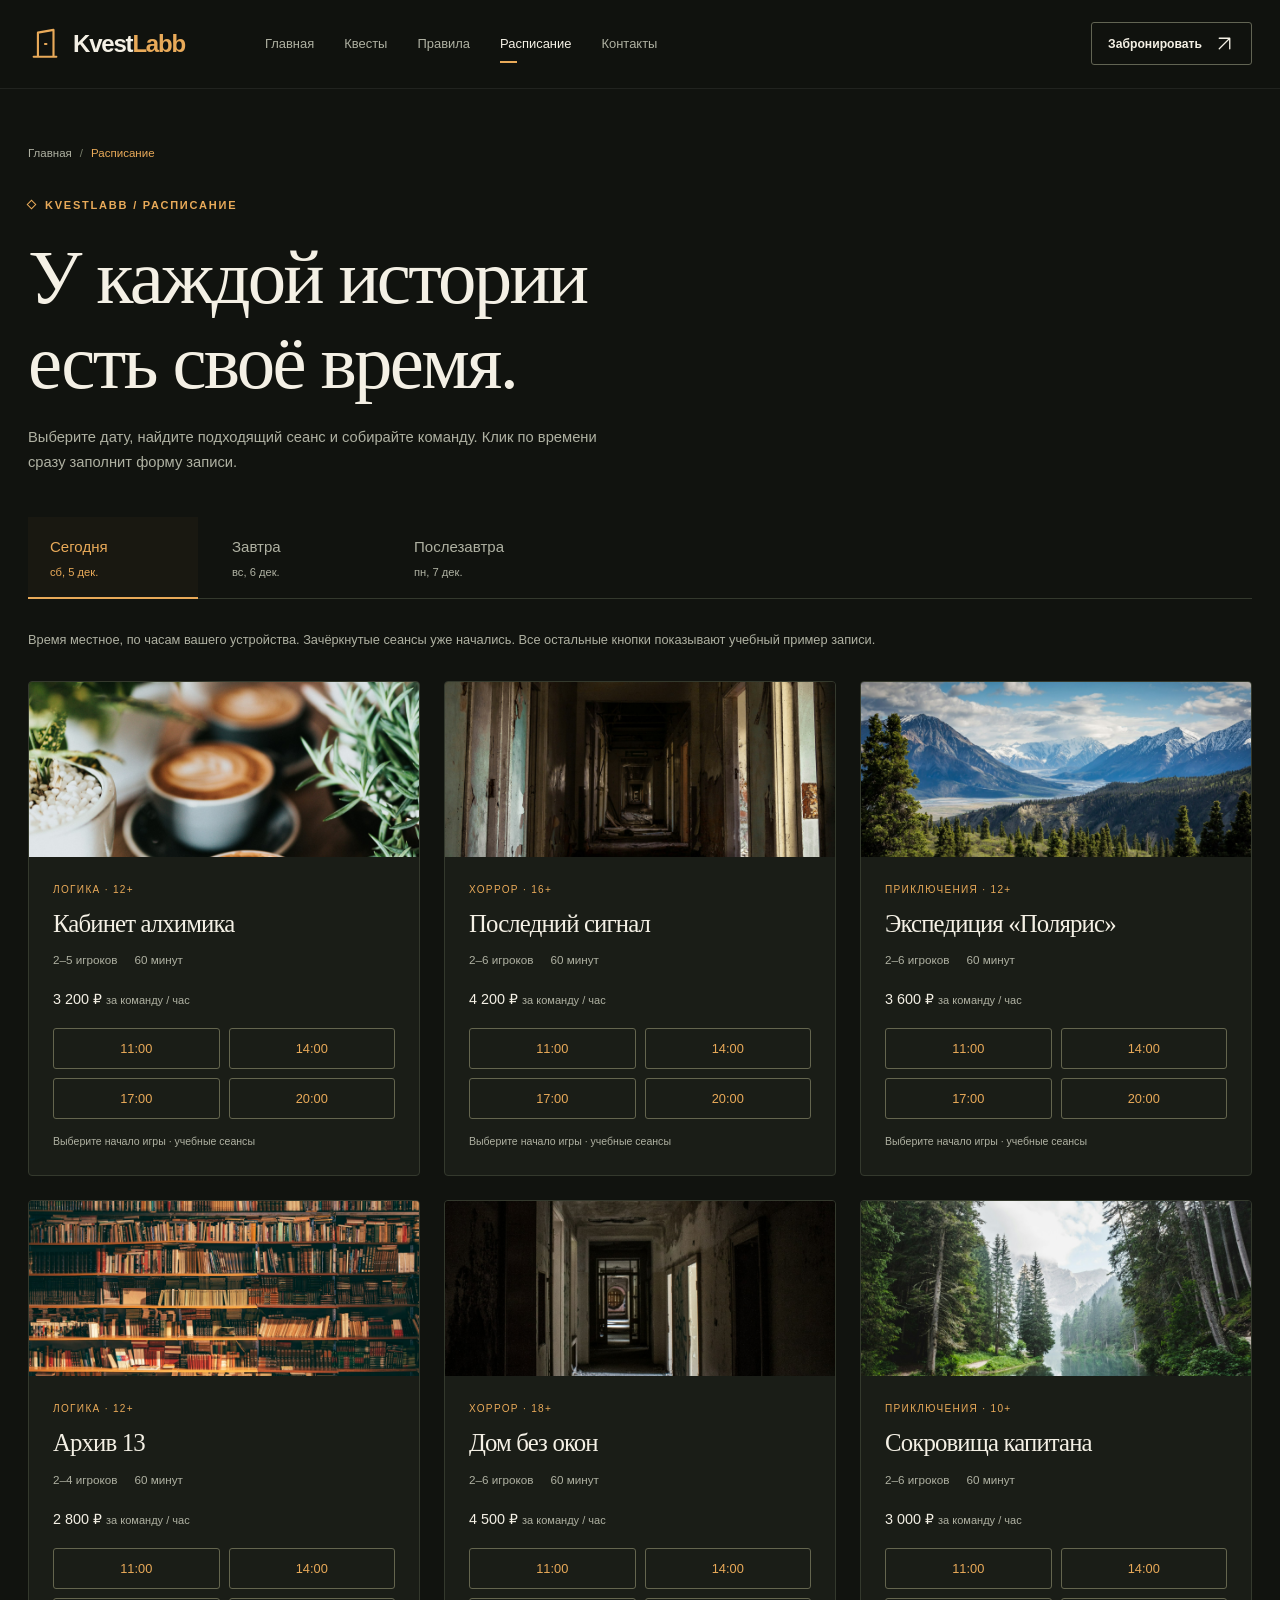
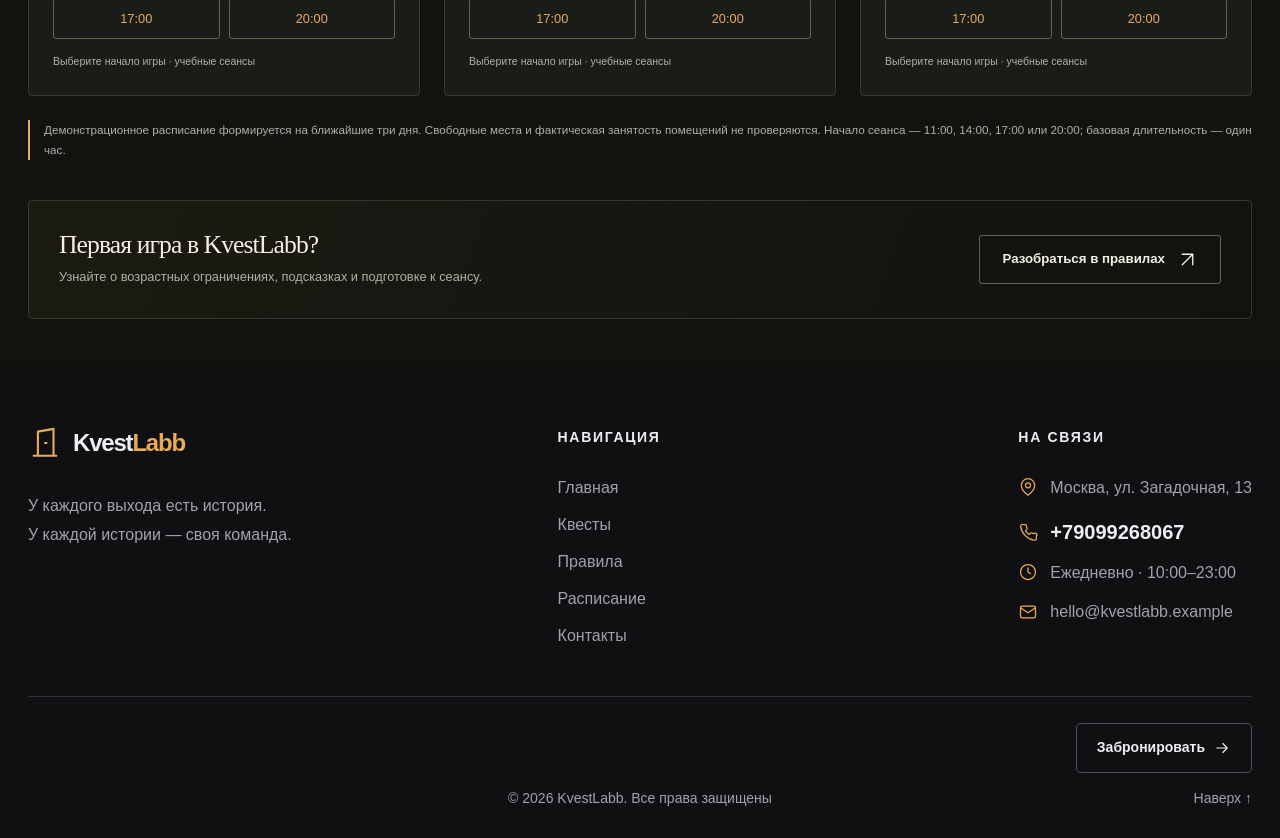
<file: schedule.html>
<!DOCTYPE html>
<html lang="ru" data-bs-theme="dark">
  <head>
    <meta charset="UTF-8">
    <meta name="viewport" content="width=device-width, initial-scale=1">
    <meta name="theme-color" content="#11130f">
    <meta name="description" content="KvestLabb: расписание. Учебный сайт квест-клуба — шесть историй, расписание и демонстрационное бронирование.">
    <title>Расписание — KvestLabb</title>
    <link rel="icon" href="assets/images/favicon.svg" type="image/svg+xml">
    <link rel="stylesheet" href="assets/vendor/bootstrap/bootstrap.css">
    <link rel="stylesheet" href="assets/css/style.css">
    <script src="assets/vendor/bootstrap/bootstrap.bundle.js" defer></script>
    <script src="assets/js/data.js" defer></script>
    <script src="assets/js/validation.js" defer></script>
    <script src="assets/js/main.js" defer></script>
  </head>
  <body>
    <a class="skip-link" href="#main">Перейти к содержимому</a>
    <header class="site-header">
      <nav class="navbar navbar-expand-lg" aria-label="Главная навигация">
        <div class="container">
          <a class="navbar-brand" href="index.html" aria-label="KvestLabb — главная"><svg class="icon brand-icon" width="24" height="24" viewBox="0 0 24 24" fill="none" stroke="currentColor" stroke-width="1.5" stroke-linecap="round" stroke-linejoin="round" aria-hidden="true"><path d="M4 21h16M7 21V4l11-2v19M12 12h1"/></svg><span>Kvest<span class="accent">Labb</span></span></a><button class="navbar-toggler" type="button" data-bs-toggle="collapse" data-bs-target="#main-nav" aria-controls="main-nav" aria-expanded="false" aria-label="Открыть меню"><svg class="icon " width="24" height="24" viewBox="0 0 24 24" fill="none" stroke="currentColor" stroke-width="1.5" stroke-linecap="round" stroke-linejoin="round" aria-hidden="true"><path d="M3 6h18M3 12h18M3 18h18"/></svg></button>
          <div class="collapse navbar-collapse" id="main-nav">
            <ul class="navbar-nav">
              <li class="nav-item">
                <a class="nav-link" href="index.html">Главная</a>
              </li>
              <li class="nav-item">
                <a class="nav-link" href="catalog.html">Квесты</a>
              </li>
              <li class="nav-item">
                <a class="nav-link" href="rules.html">Правила</a>
              </li>
              <li class="nav-item">
                <a class="nav-link active" href="schedule.html" aria-current="page">Расписание</a>
              </li>
              <li class="nav-item">
                <a class="nav-link" href="contacts.html">Контакты</a>
              </li>
            </ul>
            <button class="btn btn-outline-light nav-book" type="button" data-bs-toggle="modal" data-bs-target="#booking-modal">Забронировать <svg class="icon " width="24" height="24" viewBox="0 0 24 24" fill="none" stroke="currentColor" stroke-width="1.5" stroke-linecap="round" stroke-linejoin="round" aria-hidden="true"><path d="M6 18 18 6M6 6h12v12"/></svg></button>
          </div>
        </div>
      </nav>
    </header>
    <main id="main" tabindex="-1">
      <section class="page-heading">
        <div class="container">
          <nav aria-label="Хлебные крошки">
            <ol class="breadcrumb">
              <li class="breadcrumb-item">
                <a href="index.html">Главная</a>
              </li>
              <li class="breadcrumb-item active" aria-current="page">
                Расписание
              </li>
            </ol>
          </nav>
          <div class="eyebrow">
            KvestLabb / Расписание
          </div>
          <h1>
            У каждой истории<br>есть своё время.
          </h1>
          <p class="page-intro">
            Выберите дату, найдите подходящий сеанс и собирайте команду. Клик по времени сразу заполнит форму записи.
          </p>
        </div>
      </section>
      <section class="pb-5">
        <div class="container">
          <h2 class="visually-hidden">
            Сеансы на ближайшие три дня
          </h2>
          <ul class="nav nav-tabs" id="date-tabs" role="tablist" aria-label="Дата игры">
            <li class="nav-item" role="presentation">
              <button class="nav-link active" id="date-tab-0" type="button" role="tab" data-bs-toggle="tab" data-bs-target="#date-pane-0" aria-controls="date-pane-0" aria-selected="true"><span class="date-label">Сегодня</span><span class="date-number" id="date-label-0">Дата загрузится автоматически</span></button>
            </li>
            <li class="nav-item" role="presentation">
              <button class="nav-link" id="date-tab-1" type="button" role="tab" data-bs-toggle="tab" data-bs-target="#date-pane-1" aria-controls="date-pane-1" aria-selected="false"><span class="date-label">Завтра</span><span class="date-number" id="date-label-1">Дата загрузится автоматически</span></button>
            </li>
            <li class="nav-item" role="presentation">
              <button class="nav-link" id="date-tab-2" type="button" role="tab" data-bs-toggle="tab" data-bs-target="#date-pane-2" aria-controls="date-pane-2" aria-selected="false"><span class="date-label">Послезавтра</span><span class="date-number" id="date-label-2">Дата загрузится автоматически</span></button>
            </li>
          </ul>
          <p class="schedule-intro">
            Время местное, по часам вашего устройства. Зачёркнутые сеансы уже начались. Все остальные кнопки показывают учебный пример записи.
          </p>
          <div class="tab-content" id="schedule-content">
            <div class="tab-pane fade show active" id="date-pane-0" role="tabpanel" aria-labelledby="date-tab-0" tabindex="0">
              <div class="row g-4 schedule-grid" id="schedule-grid-0">
              </div>
            </div>
            <div class="tab-pane fade" id="date-pane-1" role="tabpanel" aria-labelledby="date-tab-1" tabindex="0">
              <div class="row g-4 schedule-grid" id="schedule-grid-1">
              </div>
            </div>
            <div class="tab-pane fade" id="date-pane-2" role="tabpanel" aria-labelledby="date-tab-2" tabindex="0">
              <div class="row g-4 schedule-grid" id="schedule-grid-2">
              </div>
            </div>
          </div>
          <p class="demo-note mt-4">
            Демонстрационное расписание формируется на ближайшие три дня. Свободные места и фактическая занятость помещений не проверяются. Начало сеанса — 11:00, 14:00, 17:00 или 20:00; базовая длительность — один час.
          </p>
          <div class="help-strip">
            <div>
              <h3>
                Первая игра в KvestLabb?
              </h3>
              <p>
                Узнайте о возрастных ограничениях, подсказках и подготовке к сеансу.
              </p>
            </div>
            <a class="btn btn-outline-light" href="rules.html">Разобраться в правилах <svg class="icon " width="24" height="24" viewBox="0 0 24 24" fill="none" stroke="currentColor" stroke-width="1.5" stroke-linecap="round" stroke-linejoin="round" aria-hidden="true"><path d="M6 18 18 6M6 6h12v12"/></svg></a>
          </div>
        </div>
      </section>
    </main>
    <footer class="site-footer">
      <div class="container">
        <div class="footer-top">
          <div class="footer-brand">
            <a class="navbar-brand" href="index.html" aria-label="KvestLabb — главная"><svg class="icon brand-icon" width="24" height="24" viewBox="0 0 24 24" fill="none" stroke="currentColor" stroke-width="1.5" stroke-linecap="round" stroke-linejoin="round" aria-hidden="true"><path d="M4 21h16M7 21V4l11-2v19M12 12h1"/></svg><span>Kvest<span class="accent">Labb</span></span></a>
            <p class="footer-copy">
              У каждого выхода есть история.<br>У каждой истории — своя команда.
            </p>
          </div>
          <nav class="footer-nav" aria-labelledby="footer-nav-title">
            <h2 class="footer-heading" id="footer-nav-title">Навигация</h2>
            <ul class="footer-links">
              <li><a href="index.html">Главная</a></li>
              <li><a href="catalog.html">Квесты</a></li>
              <li><a href="rules.html">Правила</a></li>
              <li><a href="schedule.html">Расписание</a></li>
              <li><a href="contacts.html">Контакты</a></li>
            </ul>
          </nav>
          <div class="footer-contacts">
            <h2 class="footer-heading">На связи</h2>
            <address class="footer-address">
              <p class="footer-contact"><svg class="icon" width="20" height="20" viewBox="0 0 24 24" fill="none" stroke="currentColor" stroke-width="1.5" stroke-linecap="round" stroke-linejoin="round" aria-hidden="true"><path d="M20 10c0 6-8 12-8 12S4 16 4 10a8 8 0 1 1 16 0Z"/><circle cx="12" cy="10" r="3"/></svg><span>Москва, ул. Загадочная, 13</span></p>
              <a class="footer-phone footer-contact" href="tel:+79099268067"><svg class="icon" width="20" height="20" viewBox="0 0 24 24" fill="none" stroke="currentColor" stroke-width="1.5" stroke-linecap="round" stroke-linejoin="round" aria-hidden="true"><path d="M22 16.9v3a2 2 0 0 1-2.2 2A19.8 19.8 0 0 1 3.1 5.2 2 2 0 0 1 5.1 3h3a2 2 0 0 1 2 1.7c.1.9.4 1.8.7 2.6a2 2 0 0 1-.5 2.1L9 10.7a16 16 0 0 0 4.3 4.3l1.3-1.3a2 2 0 0 1 2.1-.5c.8.3 1.7.6 2.6.7a2 2 0 0 1 2.7 3Z"/></svg><span>+79099268067</span></a>
              <p class="footer-contact"><svg class="icon" width="20" height="20" viewBox="0 0 24 24" fill="none" stroke="currentColor" stroke-width="1.5" stroke-linecap="round" stroke-linejoin="round" aria-hidden="true"><circle cx="12" cy="12" r="9"/><path d="M12 7v5l3 2"/></svg><span>Ежедневно · 10:00–23:00</span></p>
              <a class="footer-email footer-contact" href="mailto:hello@kvestlabb.example"><svg class="icon" width="20" height="20" viewBox="0 0 24 24" fill="none" stroke="currentColor" stroke-width="1.5" stroke-linecap="round" stroke-linejoin="round" aria-hidden="true"><rect x="3" y="5" width="18" height="14" rx="2"/><path d="m3 7 9 6 9-6"/></svg><span>hello@kvestlabb.example</span></a>
            </address>
          </div>
        </div>
        <div class="footer-bottom">
          <span class="footer-copyright">© 2026 KvestLabb. Все права защищены</span>
          <div class="footer-actions">
            <button class="footer-cta" type="button" data-bs-toggle="modal" data-bs-target="#booking-modal">Забронировать <svg class="icon" width="20" height="20" viewBox="0 0 24 24" fill="none" stroke="currentColor" stroke-width="1.5" stroke-linecap="round" stroke-linejoin="round" aria-hidden="true"><path d="M5 12h14m-6-6 6 6-6 6"/></svg></button>
            <a class="footer-back-top" href="#main">Наверх <span aria-hidden="true">↑</span></a>
          </div>
        </div>
      </div>
    </footer>
    <div class="modal fade" id="booking-modal" tabindex="-1" aria-labelledby="booking-title" aria-hidden="true">
      <div class="modal-dialog modal-dialog-centered modal-lg modal-dialog-scrollable">
        <div class="modal-content">
          <div class="modal-header">
            <h2 class="modal-title" id="booking-title">
              Начнём твою историю
            </h2>
            <button class="btn-close" type="button" data-bs-dismiss="modal" aria-label="Закрыть"></button>
          </div>
          <div class="modal-body">
            <form id="booking-form" novalidate>
              <p class="form-note">
                Все поля обязательны. Это учебная заявка: данные не отправляются и не сохраняются.
              </p>
              <div class="mb-3">
                <label class="form-label" for="booking-quest">Квест</label><select class="form-select" id="booking-quest" name="quest" required aria-describedby="booking-quest-error booking-quest-info"><option value="">Выберите квест</option><option value="alchemy">Кабинет алхимика</option><option value="signal">Последний сигнал</option><option value="polaris">Экспедиция «Полярис»</option><option value="archive">Архив 13</option><option value="house">Дом без окон</option><option value="treasure">Сокровища капитана</option></select>
                <div class="form-text" id="booking-quest-info">
                  Выберите квест, чтобы увидеть стоимость и размер команды.
                </div>
                <div class="invalid-feedback" id="booking-quest-error">
                </div>
              </div>
              <div class="row g-3">
                <div class="col-md-6">
                  <label class="form-label" for="booking-name">Ваше имя</label><input class="form-control" type="text" id="booking-name" name="booking-name" required autocomplete="name" maxlength="80" placeholder="Даниил" aria-describedby="booking-name-error">
                  <div class="invalid-feedback" id="booking-name-error">
                  </div>
                </div>
                <div class="col-md-6">
                  <label class="form-label" for="booking-phone">Телефон</label><input class="form-control" type="tel" id="booking-phone" name="booking-phone" required autocomplete="tel" maxlength="24" placeholder="+79099268067" aria-describedby="booking-phone-error">
                  <div class="invalid-feedback" id="booking-phone-error">
                  </div>
                </div>
                <div class="col-md-6">
                  <label class="form-label" for="booking-date">Дата игры</label><input class="form-control" type="date" id="booking-date" name="booking-date" required aria-describedby="booking-date-error">
                  <div class="invalid-feedback" id="booking-date-error">
                  </div>
                </div>
                <div class="col-md-6">
                  <label class="form-label" for="booking-players">Количество игроков</label><input class="form-control" type="number" id="booking-players" name="booking-players" required min="2" max="6" step="1" value="2" aria-describedby="booking-players-error">
                  <div class="invalid-feedback" id="booking-players-error">
                  </div>
                </div>
                <div class="col-6">
                  <label class="form-label" for="booking-start">Начало</label><input class="form-control" type="time" id="booking-start" name="booking-start" required min="10:00" max="22:00" step="1800" aria-describedby="booking-start-error">
                  <div class="invalid-feedback" id="booking-start-error">
                  </div>
                </div>
                <div class="col-6">
                  <label class="form-label" for="booking-end">Окончание</label><input class="form-control" type="time" id="booking-end" name="booking-end" required min="11:00" max="23:00" step="1800" aria-describedby="booking-end-error">
                  <div class="invalid-feedback" id="booking-end-error">
                  </div>
                </div>
              </div>
              <p class="form-text mt-3">
                Клуб открыт с 10:00 до 23:00. Минимум — 1 час, шаг времени — 30 минут. Начало и окончание в один день. Цена — за всю команду; более длинный интервал рассчитывается пропорционально.
              </p>
              <div class="booking-summary" aria-live="polite" aria-atomic="true">
                <div>
                  <small>Стоимость за команду</small><strong id="booking-total">—</strong>
                </div>
                <span class="booking-breakdown" id="booking-breakdown">Выберите квест и время</span>
              </div>
              <button class="btn btn-primary w-100" type="submit">Отправить заявку <svg class="icon " width="24" height="24" viewBox="0 0 24 24" fill="none" stroke="currentColor" stroke-width="1.5" stroke-linecap="round" stroke-linejoin="round" aria-hidden="true"><path d="M5 12h14m-6-6 6 6-6 6"/></svg></button>
            </form>
            <div class="success-view" id="booking-success" hidden>
              <div class="success-symbol">
                <svg class="icon " width="24" height="24" viewBox="0 0 24 24" fill="none" stroke="currentColor" stroke-width="1.5" stroke-linecap="round" stroke-linejoin="round" aria-hidden="true"><path d="m5 12 4 4L20 5"/></svg>
              </div>
              <h3 tabindex="-1">
                Команда, вы в игре!
              </h3>
              <p>
                Учебная заявка сформирована.<br>Реального бронирования и отправки данных не происходит.
              </p>
              <p class="success-details" id="booking-details">
              </p>
              <button class="btn btn-primary" type="button" data-bs-dismiss="modal">Готово</button>
            </div>
          </div>
        </div>
      </div>
    </div>
    <noscript>
    <p class="container demo-note">
      Включите JavaScript для работы меню, фильтров, вкладок, карусели, расписания и форм.
    </p>
    </noscript>
  </body>
</html>
</file>
<file: assets/css/style.css>
/* KvestLabb — общие стили сайта. Сетка и компоненты — Bootstrap. */
:root {
  --page: #11130f;
  --surface: #1a1d17;
  --surface-light: #23271e;
  --line: #34392d;
  --cream: #f4f0e5;
  --muted: #afb1a2;
  --amber: #e9aa59;
  --bs-body-bg: var(--page);
  --bs-body-color: var(--cream);
  --bs-body-font-family: Arial, Helvetica, sans-serif;
  --bs-border-color: var(--line);
  --bs-link-color: var(--amber);
  --bs-link-hover-color: #f6c98f;
}

html {
  scroll-behavior: smooth;
  scroll-padding-top: 110px;
}

body {
  font-size: 16px;
  line-height: 1.7;
  -webkit-font-smoothing: antialiased;
}

h1, h2, h3, h4 {
  font-family: Georgia, "Times New Roman", serif;
  font-weight: 400;
  letter-spacing: -0.035em;
  line-height: 1.1;
}

h1 {
  font-size: clamp(3rem, 6vw, 5.5rem);
}

h2 {
  font-size: clamp(2.1rem, 4vw, 3.5rem);
}

h3 {
  font-size: 1.65rem;
}

p {
  color: var(--muted);
}

a {
  text-decoration: none;
}

img {
  max-width: 100%;
  object-fit: cover;
}

button, a, input, select, textarea {
  touch-action: manipulation;
}

[hidden] {
  display: none !important;
}

::selection {
  color: var(--page);
  background: var(--amber);
}

:focus-visible {
  outline: 3px solid var(--amber);
  outline-offset: 4px;
}

.container {
  max-width: 1280px;
  padding-right: 28px;
  padding-left: 28px;
}

.section {
  padding: 90px 0;
}

.section-line {
  border-top: 1px solid var(--line);
}

.section-heading {
  display: flex;
  justify-content: space-between;
  align-items: flex-end;
  gap: 30px;
  margin-bottom: 38px;
}

.section-heading p {
  max-width: 350px;
  margin: 0;
  font-size: 0.9rem;
}

.eyebrow {
  display: flex;
  align-items: center;
  gap: 10px;
  margin-bottom: 22px;
  color: var(--amber);
  font-size: 0.69rem;
  font-weight: 600;
  letter-spacing: 0.16em;
  text-transform: uppercase;
}

.eyebrow::before {
  width: 7px;
  height: 7px;
  border: 1px solid var(--amber);
  content: "";
  transform: rotate(45deg);
}

.accent {
  color: var(--amber);
}

.muted {
  color: var(--muted);
}

.icon {
  width: 21px;
  height: 21px;
  flex-shrink: 0;
  vertical-align: middle;
}

.btn {
  display: inline-flex;
  align-items: center;
  justify-content: center;
  gap: 12px;
  min-height: 48px;
  padding: 13px 22px;
  border-radius: 3px;
  font-size: 0.83rem;
  font-weight: 600;
}

.btn-primary {
  --bs-btn-bg: var(--amber);
  --bs-btn-color: #1a170f;
  --bs-btn-border-color: var(--amber);
  --bs-btn-hover-bg: #f4bf7c;
  --bs-btn-hover-color: #1a170f;
  --bs-btn-hover-border-color: #f4bf7c;
  --bs-btn-active-bg: #f6c98f;
  --bs-btn-active-color: #1a170f;
  --bs-btn-active-border-color: #f6c98f;
}

.btn-outline-light {
  --bs-btn-color: var(--cream);
  --bs-btn-border-color: #626453;
  --bs-btn-hover-color: var(--cream);
  --bs-btn-hover-bg: #ffffff0c;
  --bs-btn-hover-border-color: var(--amber);
  --bs-btn-active-bg: #ffffff15;
  --bs-btn-active-color: var(--cream);
}

.btn-sm {
  min-height: 40px;
  padding: 9px 15px;
  font-size: 0.76rem;
}

.text-link {
  display: inline-flex;
  align-items: center;
  gap: 20px;
  padding-bottom: 5px;
  border-bottom: 1px solid var(--line);
  color: var(--cream);
  font-size: 0.83rem;
}

.text-link:hover {
  color: var(--amber);
  border-color: var(--amber);
}

.demo-note {
  padding-left: 14px;
  border-left: 2px solid var(--amber);
  color: var(--muted);
  font-size: 0.73rem;
}

/* Общее меню и подвал. */
.skip-link {
  position: fixed;
  top: 10px;
  left: 10px;
  z-index: 9999;
  padding: 10px 18px;
  color: var(--page);
  background: var(--amber);
  transform: translateY(-170%);
}

.skip-link:focus {
  transform: translateY(0);
}

.site-header {
  position: sticky;
  top: 0;
  z-index: 1020;
  border-bottom: 1px solid #ffffff12;
  background: #11130ff5;
  backdrop-filter: blur(12px);
}

.navbar {
  min-height: 88px;
  padding: 10px 0;
}

.navbar-brand {
  display: inline-flex;
  align-items: center;
  gap: 11px;
  margin-right: 65px;
  color: var(--cream);
  font-size: 1.5rem;
  font-weight: 700;
  letter-spacing: -0.05em;
}

.navbar-brand:hover {
  color: var(--amber);
}

.brand-icon {
  width: 34px;
  height: 34px;
  color: var(--amber);
}

.nav-link {
  position: relative;
  padding: 12px 15px !important;
  color: var(--muted);
  font-size: 0.81rem;
}

.nav-link:hover, .nav-link:focus, .navbar-nav .nav-link.active {
  color: var(--cream);
}

.navbar-nav .nav-link.active::after {
  position: absolute;
  bottom: 4px;
  left: 15px;
  width: 17px;
  height: 2px;
  background: var(--amber);
  content: "";
}

.nav-book {
  min-height: 42px;
  margin-left: auto;
  padding: 10px 16px;
  font-size: 0.76rem;
}

.navbar-toggler {
  padding: 8px;
  border-color: var(--line);
  color: var(--cream);
}

.site-footer {
  padding: 56px 0 28px;
  background: #101012;
  color: #a3a1ab;
}

.footer-top {
  display: grid;
  grid-template-columns: 1.4fr 1.2fr auto;
  align-items: start;
  gap: 48px;
  margin-bottom: 46px;
}

.footer-brand .navbar-brand {
  margin: 0;
  color: #efedf2;
}

.footer-copy {
  max-width: 330px;
  margin: 24px 0 0;
  color: inherit;
  font-size: 1rem;
  line-height: 1.8;
}

.footer-heading {
  margin: 4px 0 26px;
  color: #efedf2;
  font-family: inherit;
  font-size: 0.875rem;
  font-weight: 700;
  line-height: 1.5;
  letter-spacing: 0.12em;
  text-transform: uppercase;
}

.footer-links {
  display: grid;
  gap: 10px;
  margin: 0;
  padding: 0;
  list-style: none;
}

.footer-links a,
.footer-email,
.footer-back-top {
  color: inherit;
  transition: color 0.2s;
}

.footer-address {
  display: grid;
  justify-items: start;
  gap: 12px;
  margin: 0 0 22px;
  font-style: normal;
}

.footer-address p {
  margin: 0;
  color: inherit;
}

.footer-contact {
  display: flex;
  align-items: center;
  gap: 12px;
}

.footer-contact .icon {
  width: 20px;
  height: 20px;
  flex-shrink: 0;
  color: var(--amber);
}

.footer-contact span {
  overflow-wrap: anywhere;
}

.footer-phone {
  margin-top: 4px;
  color: #efedf2;
  font-size: 1.25rem;
  font-weight: 700;
  line-height: 1.5;
}

.footer-cta {
  display: inline-flex;
  align-items: center;
  justify-content: center;
  gap: 8px;
  min-height: 50px;
  margin: 0;
  padding: 10px 20px;
  border: 1px solid #514c5c;
  border-radius: 5px;
  background: transparent;
  color: #efedf2;
  font-family: inherit;
  font-size: inherit;
  font-weight: 700;
  transition: border-color 0.2s, color 0.2s;
}

.footer-cta .icon {
  width: 18px;
  height: 18px;
}

.footer-links a:hover,
.footer-email:hover,
.footer-phone:hover,
.footer-back-top:hover,
.footer-cta:hover {
  color: var(--amber);
}

.footer-cta:hover {
  border-color: var(--amber);
}

.footer-bottom {
  display: grid;
  grid-template-columns: 1fr auto 1fr;
  grid-template-areas: ". copyright actions";
  align-items: end;
  gap: 20px;
  padding-top: 26px;
  border-top: 1px solid #343139;
  font-size: 0.875rem;
}

.footer-copyright {
  grid-area: copyright;
  text-align: center;
}

.footer-actions {
  grid-area: actions;
  display: flex;
  flex-direction: column;
  align-items: flex-end;
  gap: 14px;
  justify-self: end;
}

.footer-back-top {
  white-space: nowrap;
}

.footer-bottom .footer-cta {
  white-space: nowrap;
}

/* Главный экран и блоки главной страницы. */
.hero {
  position: relative;
  display: flex;
  align-items: center;
  min-height: 670px;
  overflow: hidden;
}

.hero-image {
  position: absolute;
  inset: 0;
  width: 100%;
  height: 100%;
  object-position: 65% 55%;
  filter: saturate(0.65);
}

.hero::after {
  position: absolute;
  inset: 0;
  background: linear-gradient(90deg, #11130ffa 4%, #11130fd9 35%, #11130f22 80%), linear-gradient(0deg, #11130f, transparent 45%);
  content: "";
}

.hero .container {
  position: relative;
  z-index: 1;
  padding-top: 70px;
  padding-bottom: 85px;
}

.hero h1 {
  max-width: 750px;
  margin-bottom: 27px;
  font-size: clamp(3.5rem, 7.6vw, 7rem);
  line-height: 0.99;
}

.hero h1 span {
  display: block;
  margin-top: 8px;
  color: var(--amber);
  font-style: italic;
}

.hero-copy {
  max-width: 390px;
  margin-bottom: 32px;
  color: #c1c1b6;
  font-size: 0.94rem;
}

.hero-actions {
  display: flex;
  flex-wrap: wrap;
  gap: 14px;
}

.hero-stamp {
  position: absolute;
  right: 50px;
  bottom: 55px;
  display: flex;
  align-items: center;
  justify-content: center;
  width: 148px;
  height: 148px;
  border: 1px solid #e9aa5970;
  border-radius: 50%;
  background: #11130f66;
  text-align: center;
  backdrop-filter: blur(5px);
}

.hero-stamp strong {
  display: block;
  color: var(--amber);
  font-size: 2.5rem;
  font-weight: 400;
  line-height: 1.2;
  font-variant-numeric: tabular-nums;
}

.hero-stamp small {
  font-size: 0.58rem;
  letter-spacing: 0.1em;
  text-transform: uppercase;
}

.hero-strip {
  border-top: 1px solid var(--line);
  border-bottom: 1px solid var(--line);
}

.hero-facts {
  display: flex;
  justify-content: space-between;
  gap: 20px;
  padding: 23px 0;
  color: #d5d4c9;
  font-size: 0.7rem;
  letter-spacing: 0.08em;
  text-transform: uppercase;
}

.hero-facts span {
  display: flex;
  align-items: center;
  gap: 10px;
}

.hero-facts .icon {
  width: 18px;
  height: 18px;
  color: var(--amber);
}

.about-stats {
  display: flex;
  gap: 45px;
  padding-top: 22px;
  margin-top: 30px;
  border-top: 1px solid var(--line);
}

.about-stats strong {
  display: block;
  font-family: Georgia, "Times New Roman", serif;
  font-size: 2.5rem;
  font-weight: 400;
  line-height: 1.3;
}

.about-stats small {
  color: var(--muted);
  font-size: 0.71rem;
}

.gallery {
  position: relative;
  margin-top: 50px;
  border: 1px solid var(--line);
  border-radius: 5px;
  overflow: hidden;
}

.gallery .carousel-item img {
  width: 100%;
  height: 430px;
}

.gallery .carousel-item::after {
  position: absolute;
  inset: 35% 0 0;
  background: linear-gradient(transparent, #000d);
  content: "";
}

.gallery .carousel-caption {
  z-index: 1;
  right: 35px;
  bottom: 35px;
  left: 35px;
  text-align: left;
}

.gallery .carousel-caption h3 {
  color: var(--cream);
  font-size: 1.8rem;
}

.gallery .carousel-caption p {
  margin: 0;
  color: #d8d4c9;
  font-size: 0.8rem;
}

.carousel-control-prev, .carousel-control-next {
  z-index: 2;
  width: 9%;
}

.carousel-indicators [data-bs-target] {
  width: 22px;
  height: 2px;
}

.step-card {
  padding: 25px 0 0;
  border-top: 1px solid var(--line);
}

.step-number {
  display: block;
  margin-bottom: 30px;
  color: var(--amber);
  font-size: 0.73rem;
}

.step-card h3 {
  margin-bottom: 16px;
  font-size: 1.65rem;
}

.step-card p {
  margin: 0;
  font-size: 0.83rem;
}

.contact-panel {
  padding: 45px;
  border: 1px solid var(--line);
  border-radius: 5px;
  background: var(--surface);
}

.contact-details {
  padding-left: 35px;
  border-left: 1px solid var(--line);
}

.contact-details dt {
  margin: 22px 0 5px;
  color: var(--amber);
  font-size: 0.65rem;
  font-weight: 400;
  letter-spacing: 0.1em;
  text-transform: uppercase;
}

.contact-details dt:first-child {
  margin-top: 0;
}

.contact-details dd {
  font-size: 0.9rem;
}

.contact-details a {
  color: var(--cream);
}

/* Страница контактов. */
.contacts-section {
  padding-bottom: 65px;
}

.contact-label {
  display: block;
  margin: 0 0 12px;
  color: var(--amber);
  font-family: inherit;
  font-size: 0.72rem;
  font-weight: 400;
  line-height: 1.6;
  letter-spacing: 0.12em;
  text-transform: uppercase;
}

.contact-info p {
  margin: 0;
  font-size: 0.9rem;
}

.contact-info a {
  color: var(--cream);
  overflow-wrap: anywhere;
}

.contact-info a:hover {
  color: var(--amber);
}

.contact-phone {
  font-size: 1.1rem;
  font-weight: 600;
}

.contact-map {
  margin-top: 40px;
  padding-top: 32px;
  border-top: 1px solid var(--line);
}

.contact-map-heading {
  display: flex;
  justify-content: space-between;
  align-items: center;
  gap: 24px;
  margin-bottom: 22px;
}

.contact-map-heading h2 {
  margin: 12px 0 10px;
  font-size: 1.75rem;
}

.contact-map-heading p {
  margin: 0;
  font-size: 0.85rem;
}

.contact-map-heading .btn {
  flex-shrink: 0;
}

.contact-map-frame {
  overflow: hidden;
  border: 1px solid var(--line);
  border-radius: 5px;
  background: var(--surface-light);
}

.contact-map-frame iframe {
  display: block;
  width: 100%;
  height: 380px;
  border: 0;
  color-scheme: light;
}

/* Внутренние страницы и каталог. */
.page-heading {
  padding: 55px 0 42px;
}

.breadcrumb {
  --bs-breadcrumb-divider-color: #777d6a;
  margin-bottom: 32px;
  font-size: 0.72rem;
}

.breadcrumb a {
  color: var(--muted);
}

.breadcrumb-item.active {
  color: var(--amber);
}

.page-heading h1 {
  max-width: 930px;
  margin-bottom: 20px;
}

.page-intro {
  max-width: 610px;
  margin-bottom: 0;
  font-size: 0.92rem;
}

.filter-toolbar {
  display: flex;
  align-items: center;
  justify-content: space-between;
  gap: 20px;
  padding: 18px 0;
  margin-bottom: 25px;
  border-top: 1px solid var(--line);
  border-bottom: 1px solid var(--line);
}

.result-count {
  color: var(--muted);
  font-size: 0.79rem;
}

.filter-panel {
  padding: 25px;
  margin-bottom: 30px;
  border: 1px solid var(--line);
  border-radius: 4px;
  background: var(--surface);
}

.form-range::-webkit-slider-thumb {
  background: var(--amber);
}

.form-range::-moz-range-thumb {
  background: var(--amber);
}

.quest-card {
  height: 100%;
  border: 1px solid var(--line);
  border-radius: 5px;
  background: var(--surface);
  overflow: hidden;
  transition: border-color 0.2s;
}

.quest-card:hover {
  border-color: #826747;
}

.quest-cover {
  position: relative;
  overflow: hidden;
}

.quest-cover img {
  width: 100%;
  height: 235px;
  transition: transform 0.4s;
}

.quest-card:hover .quest-cover img {
  transform: scale(1.035);
}

.quest-badge {
  position: absolute;
  top: 16px;
  left: 16px;
  padding: 5px 11px;
  border-radius: 2px;
  background: var(--amber);
  color: #21180e;
  font-size: 0.65rem;
  font-weight: 600;
}

.quest-badge.new {
  color: var(--cream);
  background: #2d4132;
  border: 1px solid #708a68;
}

.quest-age {
  position: absolute;
  right: 16px;
  bottom: 16px;
  padding: 3px 8px;
  border: 1px solid #ffffff50;
  border-radius: 2px;
  color: #fff;
  background: #11130fc4;
  font-size: 0.7rem;
}

.quest-body {
  padding: 25px;
}

.quest-genre {
  display: block;
  margin-bottom: 12px;
  color: var(--amber);
  font-size: 0.63rem;
  letter-spacing: 0.13em;
  text-transform: uppercase;
}

.quest-body h3 {
  margin-bottom: 14px;
  font-size: 1.65rem;
}

.quest-description {
  min-height: 66px;
  margin-bottom: 20px;
  font-size: 0.79rem;
}

.quest-meta {
  display: flex;
  flex-wrap: wrap;
  gap: 17px;
  color: var(--muted);
  font-size: 0.73rem;
}

.quest-meta span {
  display: inline-flex;
  align-items: center;
  gap: 6px;
}

.quest-meta .icon {
  width: 16px;
  height: 16px;
}

.difficulty-row {
  display: flex;
  justify-content: space-between;
  align-items: center;
  gap: 15px;
  margin: 17px 0 22px;
  color: var(--muted);
  font-size: 0.69rem;
}

.difficulty-bars {
  display: flex;
  gap: 4px;
}

.difficulty-bars i {
  width: 18px;
  height: 4px;
  background: #404536;
}

.difficulty-bars i.filled {
  background: var(--amber);
}

.quest-bottom {
  display: flex;
  align-items: center;
  justify-content: space-between;
  gap: 12px;
  padding-top: 20px;
  border-top: 1px solid var(--line);
}

.quest-price strong {
  color: var(--cream);
  font-size: 1.25rem;
  font-weight: 500;
  letter-spacing: -0.04em;
}

.quest-price small {
  display: block;
  color: var(--muted);
  font-size: 0.65rem;
}

.empty-state {
  padding: 45px 22px;
  border: 1px dashed #6d684e;
  border-radius: 5px;
  text-align: center;
}

.empty-state h3 {
  font-size: 1.8rem;
}

.empty-state p {
  font-size: 0.85rem;
}

.help-strip {
  display: flex;
  align-items: center;
  justify-content: space-between;
  gap: 25px;
  padding: 30px;
  margin-top: 40px;
  border: 1px solid var(--line);
  border-radius: 4px;
  background: linear-gradient(110deg, #e9aa590c, transparent);
}

.help-strip h3 {
  margin-bottom: 7px;
  font-size: 1.6rem;
}

.help-strip p {
  margin: 0;
  font-size: 0.8rem;
}

/* Отзывы на главной. */
.review-card {
  height: 100%;
  overflow: hidden;
  border: 1px solid var(--line);
  border-radius: 4px;
  background: var(--surface);
}

.review-photo {
  display: block;
  width: 100%;
  height: auto;
  aspect-ratio: 1000 / 650;
}

.review-body {
  display: flex;
  flex: 1;
  flex-direction: column;
  padding: 26px;
}

.review-body h3 {
  margin: 15px 0 10px;
  font-size: 1.5rem;
  line-height: 1.2;
}

.review-team {
  margin: 0;
  color: var(--muted);
  font-size: 0.72rem;
}

.review-stars {
  color: var(--amber);
  font-size: 0.86rem;
  letter-spacing: 0.13em;
}

.review-card blockquote {
  margin: 18px 0 26px;
  color: #dfdfd1;
  font-size: 0.88rem;
  overflow-wrap: anywhere;
}

.review-card blockquote p {
  margin-bottom: 14px;
  color: inherit;
}

.review-card blockquote p:last-child {
  margin-bottom: 0;
}

.review-person {
  display: flex;
  align-items: center;
  gap: 12px;
  margin-top: auto;
}

.review-avatar {
  display: grid;
  place-items: center;
  width: 46px;
  height: 46px;
  flex-shrink: 0;
  border-radius: 50%;
  color: var(--amber);
  background: #e9aa5912;
  font-size: 0.78rem;
  object-fit: cover;
}

@media (max-width: 575.98px) {
  .review-body {
    padding: 22px;
  }
}

.review-person strong {
  display: block;
  font-size: 0.8rem;
  font-weight: 500;
}

.review-person small {
  color: var(--muted);
  font-size: 0.67rem;
}

/* Правила и раскрывающиеся ответы. */
.rule-card {
  height: 100%;
  padding: 25px;
  border: 1px solid var(--line);
  border-radius: 4px;
  background: var(--surface);
}

.rule-card .step-number {
  margin-bottom: 28px;
}

.rule-card h2 {
  font-size: 1.6rem;
}

.rule-card p {
  margin: 15px 0 0;
  font-size: 0.8rem;
}

.accordion {
  --bs-accordion-bg: transparent;
  --bs-accordion-border-color: var(--line);
  --bs-accordion-color: var(--muted);
  --bs-accordion-btn-color: var(--cream);
  --bs-accordion-active-color: var(--amber);
  --bs-accordion-active-bg: transparent;
  --bs-accordion-btn-focus-box-shadow: 0 0 0 0.2rem #e9aa5922;
}

.accordion-item {
  border-right: 0;
  border-left: 0;
  border-radius: 0 !important;
}

.accordion-button {
  padding: 23px 0;
  font-size: 0.95rem;
}

.accordion-button::after {
  filter: brightness(0) invert(0.8);
}

.accordion-body {
  padding: 0 35px 25px 0;
  font-size: 0.84rem;
  line-height: 1.8;
}

/* Расписание: настоящие вкладки Bootstrap и доступные кнопки сеансов. */
.nav-tabs {
  gap: 12px;
  margin-bottom: 30px;
  border-color: var(--line);
}

.nav-tabs .nav-link {
  min-width: 170px;
  padding: 17px 22px !important;
  border: 0;
  border-radius: 0;
  background: transparent;
  color: var(--muted);
  text-align: left;
}

.nav-tabs .nav-link.active {
  color: var(--amber);
  background: #e9aa5909;
  box-shadow: inset 0 -2px var(--amber);
}

.date-label {
  display: block;
  font-size: 0.94rem;
}

.date-number {
  display: block;
  margin-top: 3px;
  font-size: 0.7rem;
}

.schedule-intro {
  margin-bottom: 30px;
  color: var(--muted);
  font-size: 0.8rem;
}

.session-card {
  height: 100%;
  border: 1px solid var(--line);
  border-radius: 4px;
  background: var(--surface);
  overflow: hidden;
}

.session-card img {
  width: 100%;
  height: 175px;
}

.session-body {
  padding: 24px;
}

.session-body h3 {
  margin-bottom: 13px;
  font-size: 1.55rem;
}

.session-price {
  margin: 17px 0;
  color: var(--cream);
  font-size: 0.9rem;
}

.session-price small {
  color: var(--muted);
  font-size: 0.69rem;
}

.slot-grid {
  display: grid;
  grid-template-columns: repeat(2, minmax(0, 1fr));
  gap: 9px;
}

.slot-button {
  min-height: 41px;
  padding: 8px 10px;
  border: 1px solid #64654e;
  border-radius: 3px;
  background: transparent;
  color: var(--amber);
  font-size: 0.8rem;
  font-variant-numeric: tabular-nums;
}

.slot-button:hover:not(:disabled) {
  border-color: var(--amber);
  background: #e9aa5910;
}

.slot-button:disabled {
  border-color: #373c30;
  color: #777e6b;
  text-decoration: line-through;
  cursor: not-allowed;
}

.slot-note {
  margin: 14px 0 0;
  color: var(--muted);
  font-size: 0.66rem;
}

/* Формы и модальные окна. */
.modal {
  --bs-modal-bg: #1b1e17;
  --bs-modal-color: var(--cream);
  --bs-modal-border-color: #52503a;
  --bs-modal-border-radius: 6px;
}

.modal-backdrop {
  --bs-backdrop-opacity: 0.82;
}

.modal-header {
  padding: 24px 28px;
  border-color: var(--line);
}

.modal-title {
  font-size: 1.9rem;
}

.modal-body {
  padding: 26px 28px;
}

.btn-close {
  filter: invert(1);
  opacity: 0.7;
}

.form-label {
  margin-bottom: 7px;
  color: #dddccd;
  font-size: 0.8rem;
}

.form-control, .form-select {
  min-height: 47px;
  padding: 11px 13px;
  border: 1px solid #4f5342;
  border-radius: 3px;
  color: var(--cream);
  background-color: #12150f;
  font-size: 0.85rem;
  color-scheme: dark;
}

.form-control:focus, .form-select:focus {
  color: var(--cream);
  border-color: var(--amber);
  background-color: #12150f;
  box-shadow: 0 0 0 0.2rem #e9aa591f;
}

.form-control::placeholder {
  color: #8f9580;
}

.form-text {
  color: #afb49d;
  font-size: 0.71rem;
}

.form-note {
  margin-bottom: 22px;
  font-size: 0.75rem;
}

.invalid-feedback {
  color: #ffafb0;
  font-size: 0.73rem;
}

.form-control.is-invalid, .form-select.is-invalid {
  border-color: #ff979a;
}

.booking-summary {
  display: flex;
  justify-content: space-between;
  align-items: center;
  gap: 20px;
  padding: 19px;
  margin: 22px 0;
  border: 1px solid #e9aa5933;
  border-radius: 4px;
  background: #e9aa5908;
}

.booking-summary small {
  display: block;
  color: var(--muted);
  font-size: 0.72rem;
}

.booking-summary strong {
  color: var(--amber);
  font-size: 1.7rem;
  font-weight: 500;
}

.booking-breakdown {
  color: var(--muted);
  font-size: 0.75rem;
}

.success-view {
  padding: 15px 0;
  text-align: center;
}

.success-symbol {
  display: grid;
  place-items: center;
  width: 64px;
  height: 64px;
  margin: 0 auto 25px;
  border: 1px solid #e9aa5960;
  border-radius: 50%;
  color: var(--amber);
  background: #e9aa5910;
}

.success-view h3 {
  margin-bottom: 16px;
  font-size: 2.1rem;
}

.success-view p {
  font-size: 0.85rem;
}

.success-details {
  padding: 18px;
  margin: 22px 0;
  border: 1px solid var(--line);
  border-radius: 3px;
  color: var(--cream) !important;
  background: var(--page);
  text-align: left;
  white-space: pre-line;
  overflow-wrap: anywhere;
}

/* Адаптация для планшетов и телефонов. */
@media (max-width: 1199px) {
  .navbar-brand {
    margin-right: 30px;
  }

  .nav-link {
    padding-right: 11px !important;
    padding-left: 11px !important;
  }

  .navbar-nav .nav-link.active::after {
    left: 11px;
  }
}

@media (max-width: 991px) {
  .navbar {
    min-height: 75px;
  }

  .navbar-collapse {
    padding-top: 18px;
    padding-bottom: 12px;
  }

  .navbar-nav .nav-link {
    padding: 12px 0 !important;
    font-size: 0.9rem;
  }

  .navbar-nav .nav-link.active::after {
    left: 0;
  }

  .nav-book {
    margin: 15px 0 0;
  }

  .hero {
    min-height: 620px;
  }

  .hero-stamp {
    right: 28px;
    bottom: 30px;
    width: 120px;
    height: 120px;
  }

  .section {
    padding: 70px 0;
  }

  .contact-details {
    padding-top: 25px;
    padding-left: 0;
    border-top: 1px solid var(--line);
    border-left: 0;
  }

  .footer-top {
    grid-template-columns: 1fr 1fr;
    gap: 36px;
  }

  .footer-brand {
    grid-column: 1 / -1;
  }
}

@media (max-width: 767px) {
  .container {
    padding-right: 22px;
    padding-left: 22px;
  }

  .section {
    padding: 55px 0;
  }

  .section-heading {
    flex-direction: column;
    align-items: flex-start;
    gap: 20px;
    margin-bottom: 30px;
  }

  .hero {
    min-height: 585px;
  }

  .hero .container {
    padding-top: 65px;
    padding-bottom: 65px;
  }

  .hero h1 {
    font-size: clamp(3.2rem, 12vw, 5rem);
  }

  .hero-copy {
    max-width: 310px;
    font-size: 0.86rem;
  }

  .hero-stamp {
    display: none;
  }

  .hero::after {
    background: linear-gradient(90deg, #11130fe8, #11130f66), linear-gradient(0deg, #11130f, transparent 55%);
  }

  .hero-actions {
    gap: 10px;
  }

  .hero-actions .btn {
    padding-right: 17px;
    padding-left: 17px;
    font-size: 0.78rem;
  }

  .hero-facts {
    display: grid;
    grid-template-columns: 1fr 1fr;
    gap: 17px;
    font-size: 0.59rem;
  }

  .about-stats {
    gap: 35px;
  }

  .about-stats strong {
    font-size: 2.1rem;
  }

  .gallery {
    margin-top: 30px;
  }

  .gallery .carousel-item img {
    height: 300px;
  }

  .gallery .carousel-caption {
    right: 22px;
    left: 22px;
  }

  .gallery .carousel-caption h3 {
    font-size: 1.5rem;
  }

  .contact-panel {
    padding: 27px 22px;
  }

  .contacts-section {
    padding-bottom: 45px;
  }

  .contact-map-heading {
    flex-direction: column;
    align-items: flex-start;
    gap: 18px;
  }

  .contact-map-heading .btn {
    max-width: 100%;
    text-align: left;
  }

  .contact-map-frame iframe {
    height: 320px;
  }

  .site-footer {
    padding: 40px 0 24px;
  }

  .footer-top {
    grid-template-columns: 1fr;
    gap: 32px;
    margin-bottom: 32px;
  }

  .footer-heading {
    margin-bottom: 18px;
  }

  .footer-bottom {
    grid-template-columns: 1fr;
    grid-template-areas:
      "copyright"
      "actions";
    gap: 14px;
    padding-top: 22px;
  }

  .page-heading {
    padding: 35px 0 30px;
  }

  .page-heading h1 {
    font-size: 2.85rem;
  }

  .page-intro {
    font-size: 0.85rem;
  }

  .filter-panel {
    padding: 20px;
  }

  .quest-cover img {
    height: 245px;
  }

  .quest-description {
    min-height: 0;
  }

  .help-strip {
    flex-direction: column;
    align-items: flex-start;
    padding: 25px;
  }

  .help-strip .btn {
    width: 100%;
  }

  .nav-tabs {
    gap: 0;
  }

  .nav-tabs .nav-link {
    min-width: 0;
    padding: 13px 14px !important;
  }

  .date-label {
    font-size: 0.79rem;
  }

  .date-number {
    font-size: 0.62rem;
  }


  .modal-dialog {
    margin: 12px;
  }

  .modal-header, .modal-body {
    padding: 22px;
  }

  .modal-title {
    font-size: 1.7rem;
  }

  .booking-summary {
    flex-direction: column;
    align-items: flex-start;
    gap: 8px;
  }
}

@media (prefers-reduced-motion: reduce) {
  html {
    scroll-behavior: auto;
  }

  *, *::before, *::after {
    animation: none !important;
    transition: none !important;
  }

  .quest-card:hover .quest-cover img {
    transform: none;
  }
}
</file>
